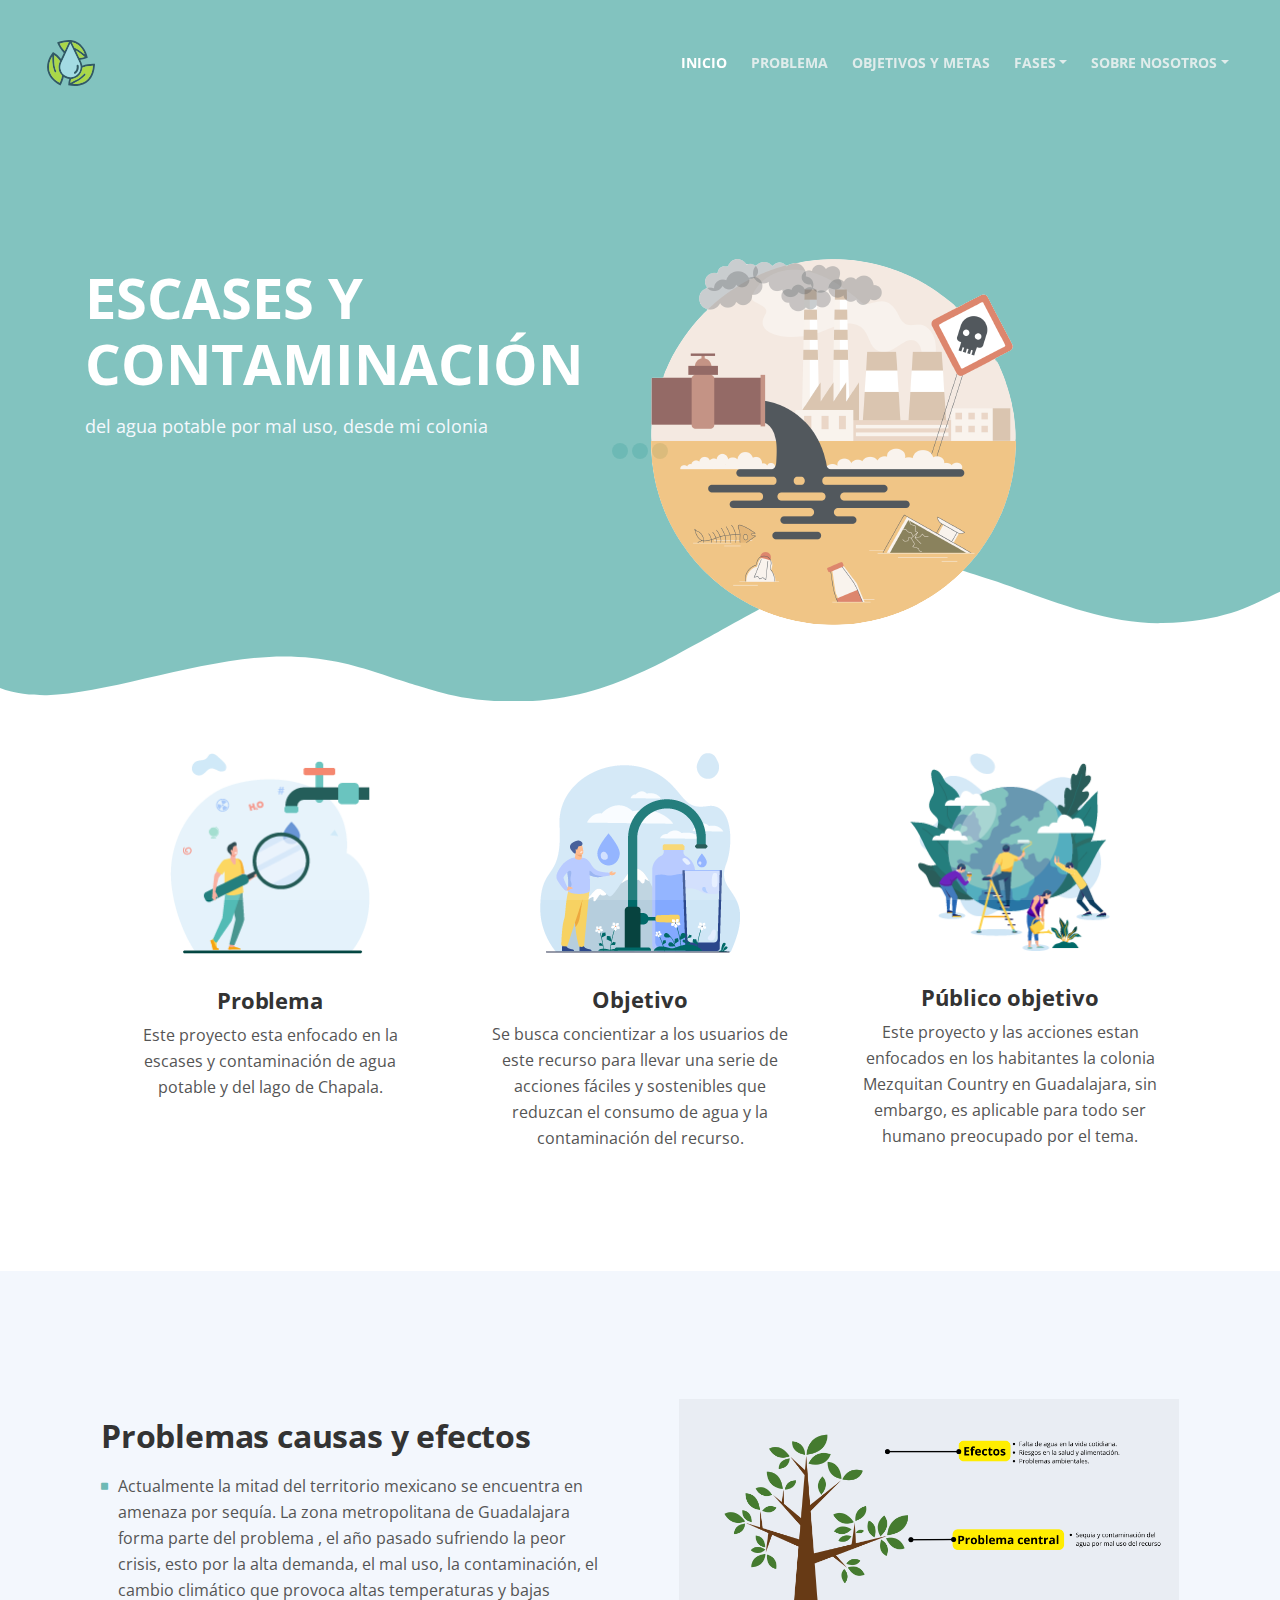
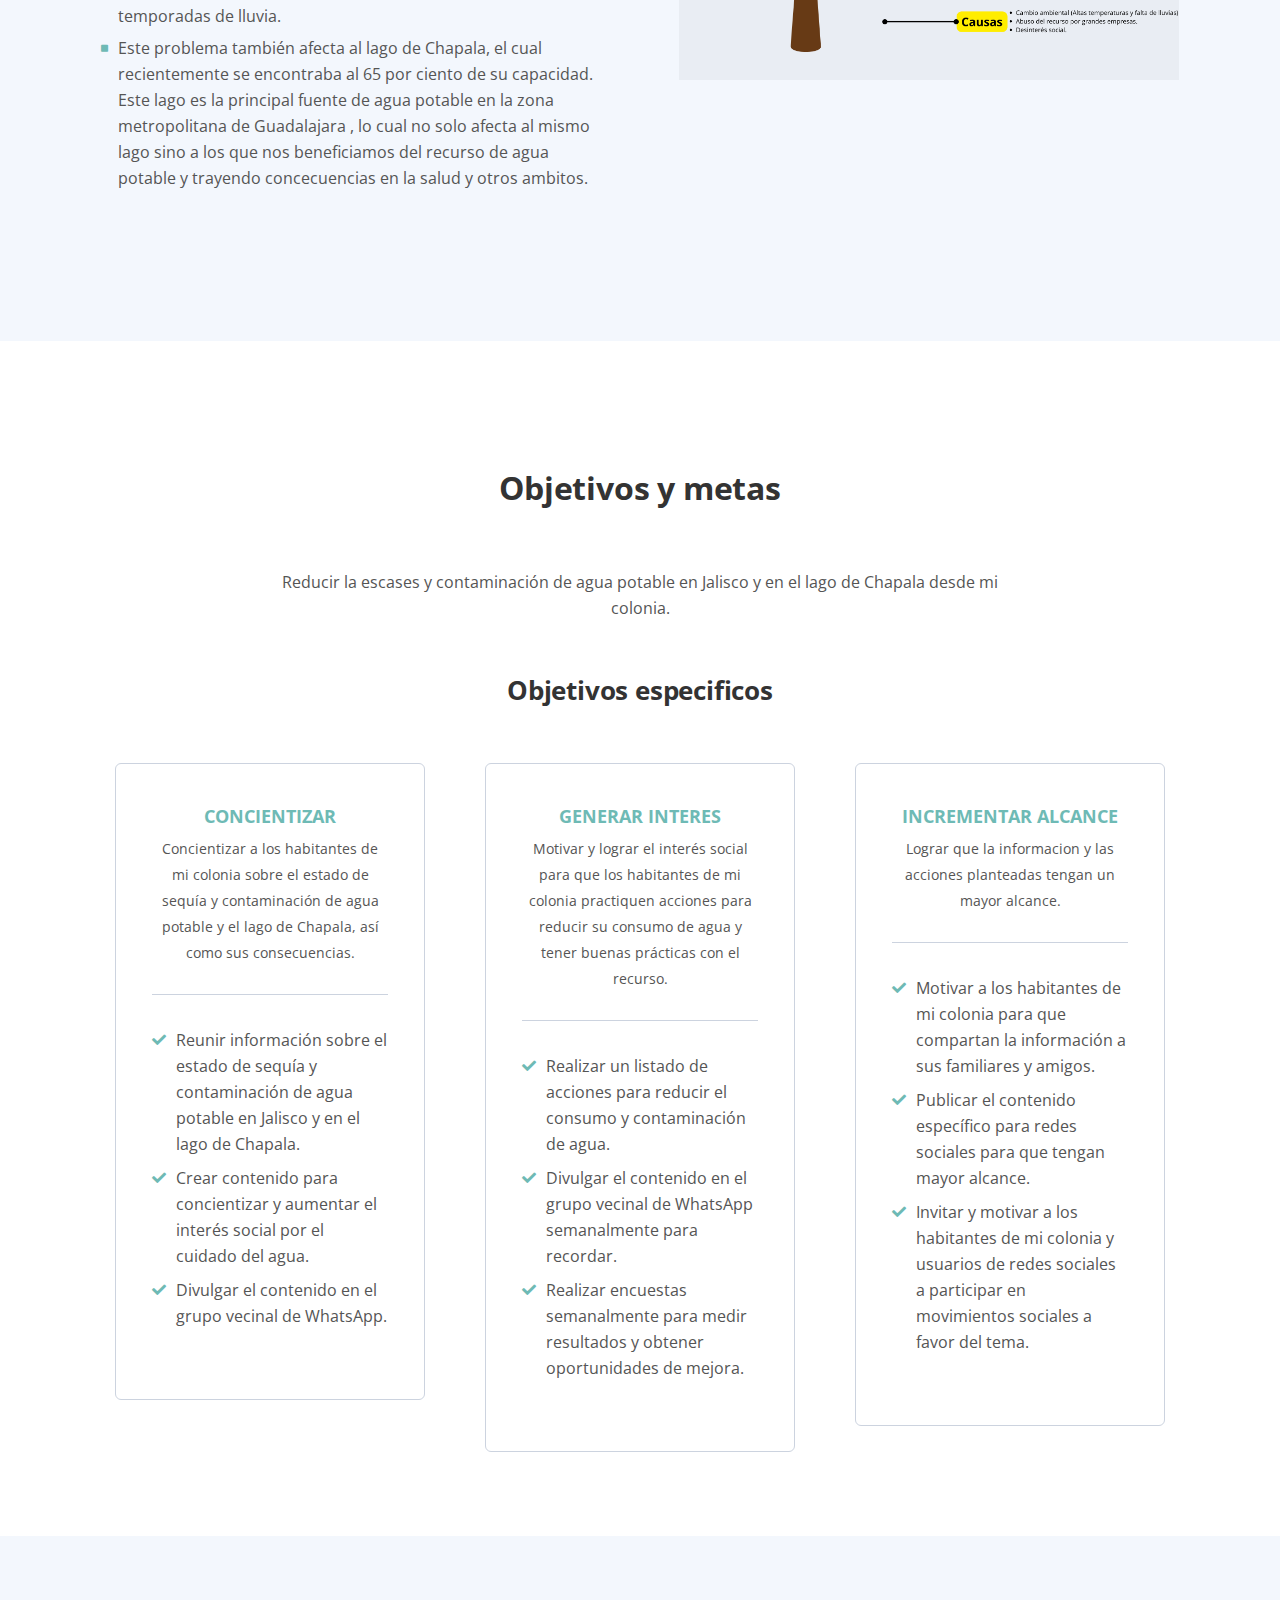
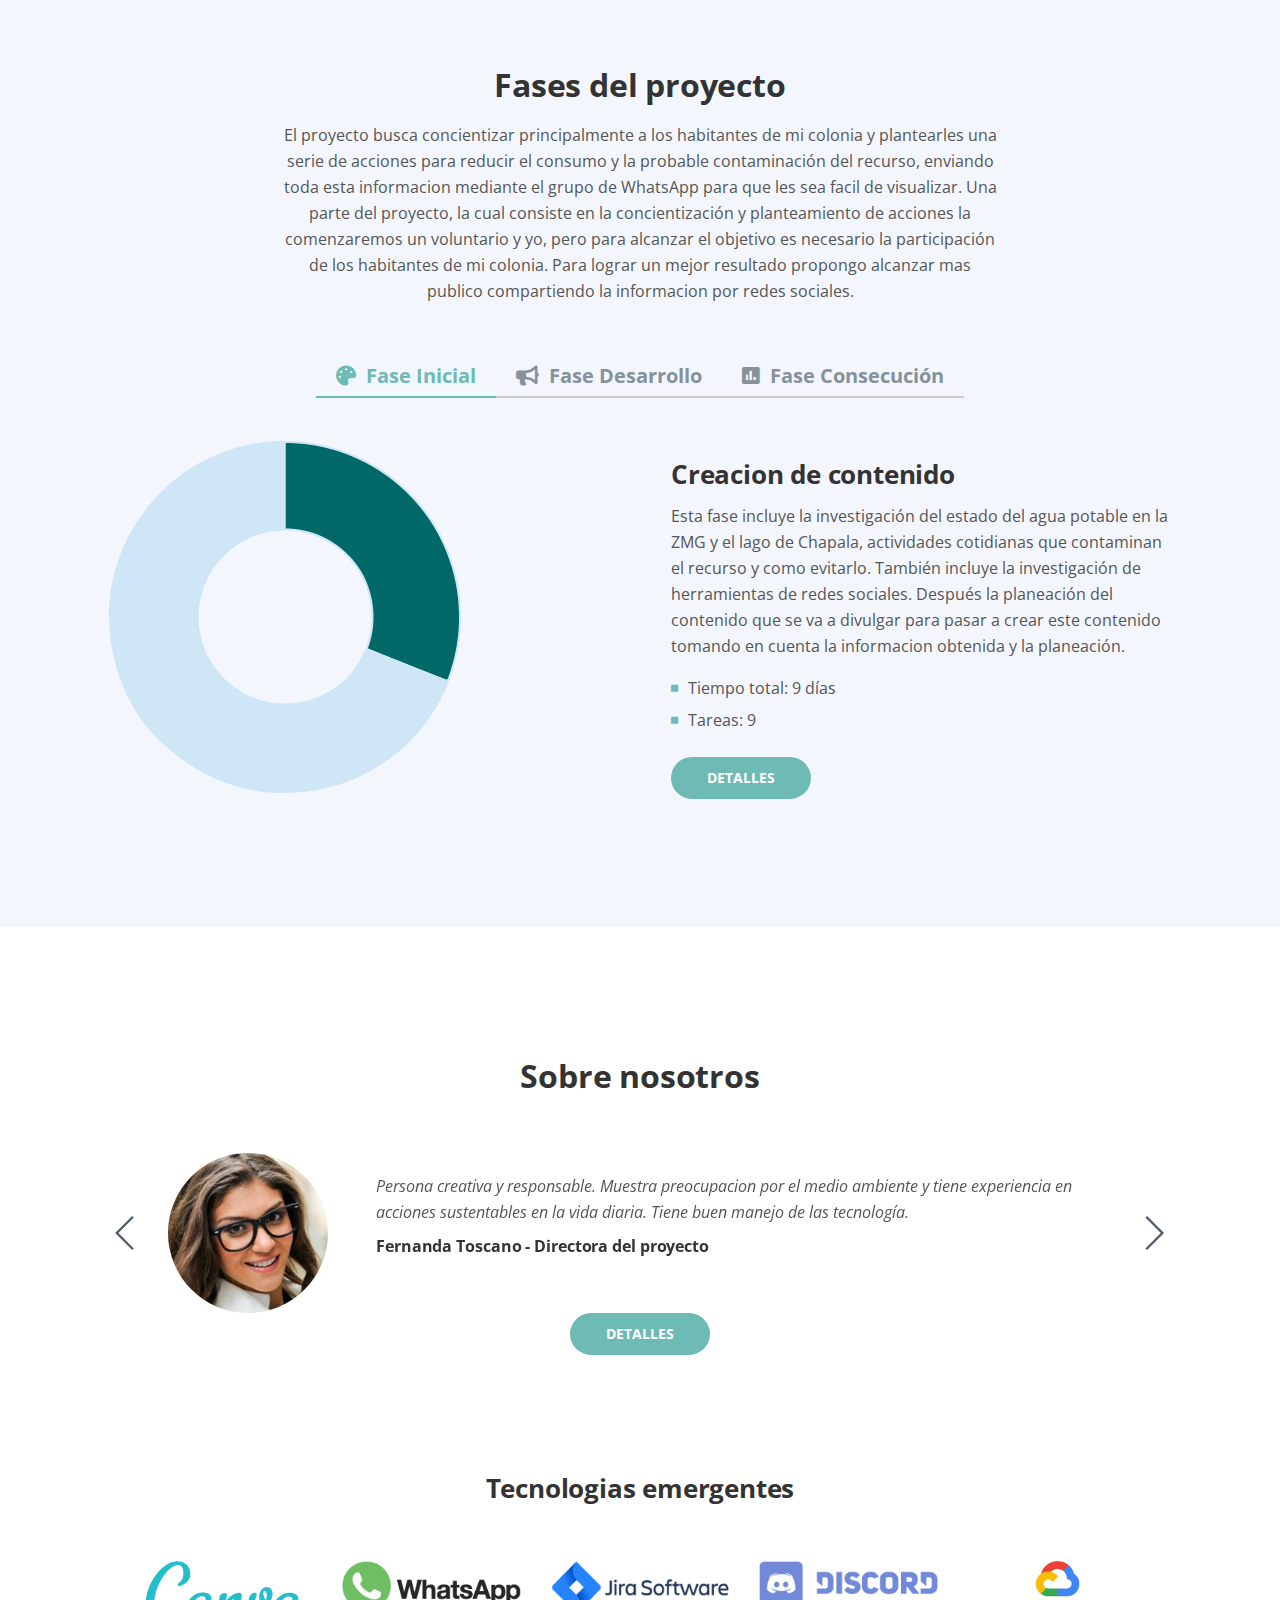
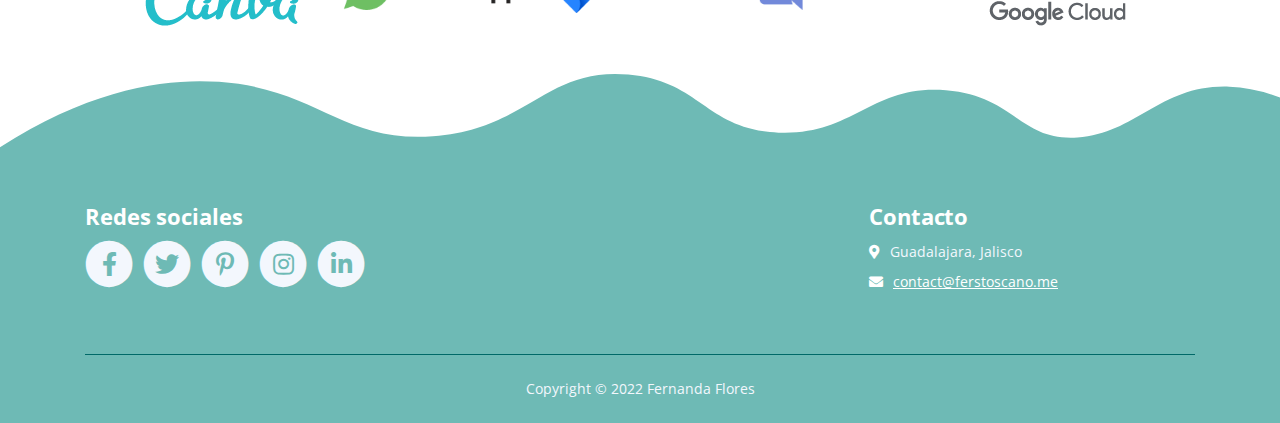
<file: index.html>
<!DOCTYPE html>
<html lang="en">

<head>
  <meta charset="utf-8">
  <meta name="viewport" content="width=device-width, initial-scale=1, shrink-to-fit=no">
  <title>Cuidado del Agua</title>

  <!-- Styles -->
  <link href="https://fonts.googleapis.com/css?family=Open+Sans:400,400i,700&display=swap&subset=latin-ext"
    rel="stylesheet">
  <link href="https://fonts.googleapis.com/css2?family=Kodchasan:wght@200;400;600&display=swap" rel="stylesheet">

  <link href="static/css/bootstrap.css" rel="stylesheet">
  <link href="static/css/fontawesome-all.css" rel="stylesheet">
  <link href="static/css/swiper.css" rel="stylesheet">
  <link href="static/css/magnific-popup.css" rel="stylesheet">
  <link href="static/css/styles.css" rel="stylesheet">

  <!-- Favicon  -->
  <link rel="icon" href="static/images/favicon.ico">
</head>

<body data-spy="scroll" data-target=".fixed-top">

  <!-- Preloader -->
  <div class="spinner-wrapper">
    <div class="spinner">
      <div class="bounce1"></div>
      <div class="bounce2"></div>
      <div class="bounce3"></div>
    </div>
  </div>
  <!-- end of preloader -->


  <!-- Navigation -->
  <nav class="navbar navbar-expand-lg navbar-dark navbar-custom fixed-top">
    <div class="container">
      <!-- <a class="navbar-brand logo-text" href="index.html"><img src="static/images/" alt=""> ESCASES Y CONTAMINACION</a> -->
      <a class="navbar-brand logo-image" href="index.html"><img src="static/images/logo.svg" alt="alternative"></a>


      <!-- Mobile Menu Toggle Button -->
      <button class="navbar-toggler" type="button" data-toggle="collapse" data-target="#navbarsExampleDefault"
        aria-controls="navbarsExampleDefault" aria-expanded="false" aria-label="Toggle navigation">
        <span class="navbar-toggler-awesome fas fa-bars"></span>
        <span class="navbar-toggler-awesome fas fa-times"></span>
      </button>
      <!-- end of mobile menu toggle button -->

      <div class="collapse navbar-collapse" id="navbarsExampleDefault">
        <ul class="navbar-nav ml-auto">
          <li class="nav-item">
            <a class="nav-link page-scroll" href="#header">INICIO<span class="sr-only">(current)</span></a>
          </li>
          <li class="nav-item">
            <a class="nav-link page-scroll" href="#problem">PROBLEMA</a>
          </li>

          <li class="nav-item">
            <a class="nav-link page-scroll" href="#goals">OBJETIVOS Y METAS</a>
          </li>

          <li class="nav-item dropdown">
            <a class="nav-link dropdown-toggle page-scroll" href="#stages" id="navbarDropdown" role="button"
              aria-haspopup="true" aria-expanded="false">FASES</a>
            <div class="dropdown-menu" aria-labelledby="navbarDropdown">
              <a class="dropdown-item popup-with-move-anim" href="#details-fase-1">
                <span class="item-text">INICIAL</span>
              </a>
              <div class="dropdown-items-divide-hr"></div>
              <a class="dropdown-item popup-with-move-anim" href="#details-fase-2">
                <span class="item-text">DESARROLLO</span>
              </a>
              <div class="dropdown-items-divide-hr"></div>
              <a class="dropdown-item popup-with-move-anim" href="#details-fase-3">
                <span class="item-text">CONSECUCION</span>
              </a>
              <div class="dropdown-items-divide-hr"></div>
              <a class="dropdown-item" href="planning.html"><span class="item-text">PLANEACION</span></a>
            </div>
          </li>

          <li class="nav-item dropdown">
            <a class="nav-link dropdown-toggle page-scroll" href="#about-us" id="navbarDropdown" role="button"
              aria-haspopup="true" aria-expanded="false">SOBRE NOSOTROS</a>
            <div class="dropdown-menu" aria-labelledby="navbarDropdown">
              <a class="dropdown-item popup-with-move-anim" href="#details-about-us">
                <span class="item-text">¿QUIENES SOMOS?</span>
              </a>
              <div class="dropdown-items-divide-hr"></div>
              <a class="dropdown-item" href="#technologies">
                <span class="item-text">TECNOLOGIAS</span>
              </a>
            </div>
          </li>

        </ul>
      </div>
    </div> <!-- end of container -->
  </nav> <!-- end of navbar -->
  <!-- end of navigation -->


  <!-- Header -->
  <header id="header" class="header">
    <div class="header-content">
      <div class="container">
        <div class="row">
          <div class="col-lg-6 col-xl-5">
            <div class="text-container">
              <h1>ESCASES Y CONTAMINACIÓN</h1>
              <p class="p-large">
                del agua potable por mal uso, desde mi colonia
              </p>
            </div> <!-- end of text-container -->
          </div> <!-- end of col -->
          <div class="col-lg-6 col-xl-7">
            <div class="image-container">
              <div class="img-wrapper">
                <img class="img-fluid" src="static/images/header-water.png" alt="alternative">
              </div> <!-- end of img-wrapper -->
            </div> <!-- end of image-container -->
          </div> <!-- end of col -->
        </div> <!-- end of row -->
      </div> <!-- end of container -->
    </div> <!-- end of header-content -->
  </header> <!-- end of header -->
  <svg class="header-frame" data-name="Layer 1" xmlns="http://www.w3.org/2000/svg" preserveAspectRatio="none"
    viewBox="0 0 1920 310">
    <defs>
      <style>
        .cls-1 {
          fill: #6EBAB5;
        }
      </style>
    </defs>
    <title>header-frame</title>
    <path class="cls-1"
      d="M0,283.054c22.75,12.98,53.1,15.2,70.635,14.808,92.115-2.077,238.3-79.9,354.895-79.938,59.97-.019,106.17,18.059,141.58,34,47.778,21.511,47.778,21.511,90,38.938,28.418,11.731,85.344,26.169,152.992,17.971,68.127-8.255,115.933-34.963,166.492-67.393,37.467-24.032,148.6-112.008,171.753-127.963,27.951-19.26,87.771-81.155,180.71-89.341,72.016-6.343,105.479,12.388,157.434,35.467,69.73,30.976,168.93,92.28,256.514,89.405,100.992-3.315,140.276-41.7,177-64.9V0.24H0V283.054Z" />
  </svg>
  <!-- end of header -->


  <!-- Description -->
  <div class="cards-1">
    <div class="container">
      <div class="row">
        <div class="col-lg-12">

          <!-- Card -->
          <div class="card">
            <div class="card-image">
              <img class="img-fluid" src="static/images/description-problem.png" alt="alternative">
            </div>
            <div class="card-body">
              <h4 class="card-title">Problema</h4>
              <p>
                Este proyecto esta enfocado en la escases y contaminación de agua potable y del lago de Chapala.
              </p>
            </div>
          </div>
          <!-- end of card -->

          <!-- Card -->
          <div class="card">
            <div class="card-image">
              <img class="img-fluid" src="static/images/description-objectives.png" alt="alternative">
            </div>
            <div class="card-body">
              <h4 class="card-title">Objetivo</h4>
              <p>
                Se busca concientizar a los usuarios de este recurso para llevar una serie de acciones fáciles y
                sostenibles que reduzcan el consumo de agua y la contaminación del recurso.
              </p>
            </div>
          </div>
          <!-- end of card -->

          <!-- Card -->
          <div class="card">
            <div class="card-image">
              <img class="img-fluid" src="static/images/description-audience.png" alt="Publico objetivo">
            </div>
            <div class="card-body">
              <h4 class="card-title">Público objetivo</h4>
              <p>
                Este proyecto y las acciones estan enfocados en los habitantes la colonia Mezquitan Country en
                Guadalajara, sin embargo, es aplicable para todo ser humano preocupado por el tema.
              </p>
            </div>
          </div>
          <!-- end of card -->

        </div> <!-- end of col -->
      </div> <!-- end of row -->
    </div> <!-- end of container -->
  </div> <!-- end of cards-1 -->
  <!-- end of description -->

  <!-- problem -->
  <div id="problem" class="basic-1">
    <div class="container">
      <div class="row">
        <div class="col-lg-6">
          <div class="text-container">
            <h2>Problemas causas y efectos</h2>
            <ul class="list-unstyled li-space-lg">
              <li class="media">
                <i class="fas fa-square"></i>
                <div class="media-body">
                  Actualmente la mitad del territorio mexicano se encuentra en amenaza por sequía. La zona metropolitana
                  de Guadalajara forma parte del problema , el año pasado sufriendo la peor crisis, esto por la alta
                  demanda, el mal uso, la contaminación, el cambio climático que provoca altas temperaturas y bajas
                  temporadas de lluvia.
                </div>
              </li>
              <li class="media">
                <i class="fas fa-square"></i>
                <div class="media-body">
                  Este problema también afecta al lago de Chapala, el cual recientemente se encontraba al 65 por ciento
                  de su capacidad. Este lago es la principal fuente de agua potable en la zona metropolitana de
                  Guadalajara , lo cual no solo afecta al mismo lago sino a los que nos beneficiamos del recurso de agua
                  potable y trayendo concecuencias en la salud y otros ambitos.
                </div>
              </li>
            </ul>
          </div> <!-- end of text-container -->
        </div> <!-- end of col -->
        <div class="col-lg-6">
          <div class="image-container">
            <img class="img-fluid" src="static/images/details.png" alt="alternative">
          </div> <!-- end of image-container -->
        </div> <!-- end of col -->
      </div> <!-- end of row -->
    </div> <!-- end of container -->
  </div> <!-- end of basic-1 -->
  <!-- end of problem -->


  <!-- goals -->
  <div id="goals" class="cards-2">
    <div class="container">
      <div class="row">
        <div class="col-lg-12">
          <h2 class="h2-heading">Objetivos y metas</h2>
          <p class="p-heading">
            Reducir la escases y contaminación de agua potable en Jalisco y en el lago de Chapala desde mi colonia.
          </p>
          <h3 class="h3-heading">Objetivos especificos</h3>
        </div> <!-- end of col -->
      </div> <!-- end of row -->
      <div class="row">
        <div class="col-lg-12">

          <!-- Card-->
          <div class="card">
            <div class="card-body">
              <div class="card-title">CONCIENTIZAR</div>
              <div class="frequency">
                Concientizar a los habitantes de mi colonia sobre el estado de sequía y contaminación de agua potable y
                el lago de Chapala, así como sus consecuencias.
              </div>

              <div class="divider"></div>

              <ul class="list-unstyled li-space-lg">
                <li class="media">
                  <i class="fas fa-check"></i>
                  <div class="media-body">Reunir información sobre el estado de sequía y contaminación de agua potable
                    en Jalisco y en el lago de Chapala.

                  </div>
                </li>
                <li class="media">
                  <i class="fas fa-check"></i>
                  <div class="media-body">Crear contenido para concientizar y aumentar el interés social por el cuidado
                    del agua.</div>
                </li>
                <li class="media">
                  <i class="fas fa-check"></i>
                  <div class="media-body">Divulgar el contenido en el grupo vecinal de WhatsApp.</div>
                </li>
              </ul>
            </div>
          </div> <!-- end of card -->
          <!-- end of card -->

          <!-- Card-->
          <div class="card">
            <div class="card-body">
              <div class="card-title">GENERAR INTERES</div>
              <div class="frequency">
                Motivar y lograr el interés social para que los habitantes de mi colonia practiquen acciones para
                reducir su consumo de agua y tener buenas prácticas con el recurso.
              </div>
              <div class="divider"></div>

              <ul class="list-unstyled li-space-lg">
                <li class="media">
                  <i class="fas fa-check"></i>
                  <div class="media-body">Realizar un listado de acciones para reducir el consumo y contaminación de
                    agua.</div>
                </li>
                <li class="media">
                  <i class="fas fa-check"></i>
                  <div class="media-body">Divulgar el contenido en el grupo vecinal de WhatsApp semanalmente para
                    recordar.</div>
                </li>
                <li class="media">
                  <i class="fas fa-check"></i>
                  <div class="media-body">Realizar encuestas semanalmente para medir resultados y obtener oportunidades
                    de mejora.</div>
                </li>
              </ul>

            </div>
          </div> <!-- end of card -->
          <!-- end of card -->

          <!-- Card-->
          <div class="card">
            <div class="card-body">
              <div class="card-title">INCREMENTAR ALCANCE</div>
              <div class="frequency">
                Lograr que la informacion y las acciones planteadas tengan un mayor alcance.
              </div>
              <div class="divider"></div>

              <ul class="list-unstyled li-space-lg">
                <li class="media">
                  <i class="fas fa-check"></i>
                  <div class="media-body">Motivar a los habitantes de mi colonia para que compartan la información a sus
                    familiares y amigos.</div>
                </li>
                <li class="media">
                  <i class="fas fa-check"></i>
                  <div class="media-body">Publicar el contenido específico para redes sociales para que tengan mayor
                    alcance.</div>
                </li>
                <li class="media">
                  <i class="fas fa-check"></i>
                  <div class="media-body">Invitar y motivar a los habitantes de mi colonia y usuarios de redes sociales
                    a participar en movimientos sociales a favor del tema.
                  </div>
                </li>
              </ul>

            </div>
          </div> <!-- end of card -->
          <!-- end of card -->

        </div> <!-- end of col -->
      </div> <!-- end of row -->
    </div> <!-- end of container -->
  </div> <!-- end of cards-2 -->
  <!-- end of goals -->



  <!-- Stages -->
  <div id="stages" class="basic-1 tabs">
    <div class="container">
      <div class="row">
        <div class="col-lg-12">
          <h2 class="h2-heading">Fases del proyecto</h2>
          <p class="p-heading">
            El proyecto busca concientizar principalmente a los habitantes de mi colonia y plantearles una serie de
            acciones para reducir el consumo y la probable contaminación del recurso, enviando toda esta informacion
            mediante el grupo de WhatsApp para que les sea facil de visualizar. Una parte del proyecto, la cual consiste
            en la concientización y planteamiento de acciones la comenzaremos un voluntario y yo, pero para alcanzar el
            objetivo es necesario la participación de los habitantes de mi colonia. Para lograr un mejor resultado
            propongo alcanzar mas publico compartiendo la informacion por redes sociales.
          </p>
        </div> <!-- end of col -->
      </div> <!-- end of row -->
      <div class="row">
        <div class="col-lg-12">

          <!-- Tabs Links -->
          <ul class="nav nav-tabs" id="argoTabs" role="tablist">
            <li class="nav-item">
              <a class="nav-link active" id="nav-tab-1" data-toggle="tab" href="#tab-1" role="tab" aria-controls="tab-1"
                aria-selected="true"><i class="fas fa-palette"></i>Fase Inicial</a>
            </li>
            <li class="nav-item">
              <a class="nav-link" id="nav-tab-2" data-toggle="tab" href="#tab-2" role="tab" aria-controls="tab-2"
                aria-selected="false"><i class="fas fa-bullhorn"></i>Fase Desarrollo</a>
            </li>
            <li class="nav-item">
              <a class="nav-link" id="nav-tab-3" data-toggle="tab" href="#tab-3" role="tab" aria-controls="tab-3"
                aria-selected="false"><i class="fas fa-poll"></i>Fase Consecución</a>
            </li>
          </ul>
          <!-- end of tabs links -->

          <!-- Tabs Content -->
          <div class="tab-content" id="argoTabsContent">

            <!-- Tab -->
            <div class="tab-pane fade show active" id="tab-1" role="tabpanel" aria-labelledby="tab-1">
              <div class="row">
                <div class="col-lg-6">
                  <div class="image-container">
                    <img class="img-fluid" src="static/images/chart-1.png" alt="Chart 1">
                  </div> <!-- end of image-container -->
                </div> <!-- end of col -->
                <div class="col-lg-6">
                  <div class="text-container">
                    <h3>Creacion de contenido</h3>
                    <p>
                      Esta fase incluye la investigación del estado del agua potable en la ZMG y el lago de Chapala,
                      actividades cotidianas que contaminan el recurso y como evitarlo. También incluye la investigación
                      de herramientas de redes sociales. Después la planeación del contenido que se va a divulgar para
                      pasar a crear este contenido tomando en cuenta la informacion obtenida y la planeación.
                    </p>
                    <ul class="list-unstyled li-space-lg">
                      <li class="media">
                        <i class="fas fa-square"></i>
                        <div class="media-body">Tiempo total: 9 días</div>
                      </li>
                      <li class="media">
                        <i class="fas fa-square"></i>
                        <div class="media-body">Tareas: 9</div>
                      </li>
                    </ul>
                    <a class="btn-solid-reg popup-with-move-anim" href="#details-fase-1">DETALLES</a>
                  </div> <!-- end of text-container -->
                </div> <!-- end of col -->
              </div> <!-- end of row -->
            </div> <!-- end of tab-pane -->
            <!-- end of tab -->

            <!-- Tab -->
            <div class="tab-pane fade" id="tab-2" role="tabpanel" aria-labelledby="tab-2">
              <div class="row">
                <div class="col-lg-6">
                  <div class="image-container">
                    <img class="img-fluid" src="static/images/chart-2.png" alt="alternative">
                  </div> <!-- end of image-container -->
                </div> <!-- end of col -->
                <div class="col-lg-6">
                  <div class="text-container">
                    <h3>Divulgación</h3>
                    <p>
                      Esta fase incluye la divulgación del contenido mediante el grupo vecinal de WhatsApp y redes
                      sociales, buscando despertar el interés al lector por el cuidado del agua y brindándole acciones y
                      soluciones sostenibles para lograrlo.
                    </p>
                    <ul class="list-unstyled li-space-lg">
                      <li class="media">
                        <i class="fas fa-square"></i>
                        <div class="media-body">Tiempo total: 3 días</div>
                      </li>
                      <li class="media">
                        <i class="fas fa-square"></i>
                        <div class="media-body">Tareas: 7</div>
                      </li>
                    </ul>
                    <a class="btn-solid-reg popup-with-move-anim" href="#details-fase-2">DETALLES</a>
                  </div> <!-- end of text-container -->
                </div> <!-- end of col -->
              </div> <!-- end of row -->
            </div> <!-- end of tab-pane -->
            <!-- end of tab -->

            <!-- Tab -->
            <div class="tab-pane fade" id="tab-3" role="tabpanel" aria-labelledby="tab-3">
              <div class="row">
                <div class="col-lg-6">
                  <div class="image-container">
                    <img class="img-fluid" src="static/images/chart-3.png" alt="alternative">
                  </div> <!-- end of image-container -->
                </div> <!-- end of col -->
                <div class="col-lg-6">
                  <div class="text-container">
                    <h3>Ejecución y seguimiento</h3>
                    <p>
                      En esta fase se llevarán a cabo las acciones propuestas para reducir el consumo y contaminación
                      del agua, es indispensable que la mayoria de los habitantes de mi colonia participen en esta fase
                      por lo cual se buscara que los participantes estén contentos con el proyecto, para esto se
                      implementaran encuestas para obtener resultados y oportunidades de mejora. Ademas darle
                      continuidad al proyecto con mas contenido y motivación.
                    </p>
                    <ul class="list-unstyled li-space-lg">
                      <li class="media">
                        <i class="fas fa-square"></i>
                        <div class="media-body">Tiempo total: 17 días</div>
                      </li>
                      <li class="media">
                        <i class="fas fa-square"></i>
                        <div class="media-body">Tareas: 7</div>
                      </li>
                    </ul>
                    <a class="btn-solid-reg popup-with-move-anim" href="#details-fase-3">DETALLES</a>
                  </div> <!-- end of text-container -->
                </div> <!-- end of col -->
              </div> <!-- end of row -->
            </div> <!-- end of tab-pane -->
            <!-- end of tab -->

          </div> <!-- end of tab content -->
          <!-- end of tabs content -->

        </div> <!-- end of col -->
      </div> <!-- end of row -->
    </div> <!-- end of container -->
  </div> <!-- end of tabs -->
  <!-- end of stages -->


  <!-- Details tabs -->
  <!-- Details fase-1 -->
  <div id="details-fase-1" class="lightbox-basic zoom-anim-dialog mfp-hide">
    <div class="container">
      <button title="Close (Esc)" type="button" class="mfp-close x-button">×</button>
      <img class="img-fluid" src="static/images/details-fase-1.svg" alt="alternative">
    </div> <!-- end of container -->
  </div> <!-- end of lightbox-basic -->
  <!-- end of details fase-1 -->

  <!-- Details fase-2 -->
  <div id="details-fase-2" class="lightbox-basic zoom-anim-dialog mfp-hide">
    <div class="container">
      <button title="Close (Esc)" type="button" class="mfp-close x-button">×</button>
      <img class="img-fluid" src="static/images/details-fase-2.svg" alt="alternative">
    </div> <!-- end of container -->
  </div> <!-- end of lightbox-basic -->
  <!-- end of details fase-2 -->

  <!-- Details fase-3 -->
  <div id="details-fase-3" class="lightbox-basic zoom-anim-dialog mfp-hide">
    <div class="container">
      <button title="Close (Esc)" type="button" class="mfp-close x-button">×</button>
      <img class="img-fluid" src="static/images/details-fase-3.svg" alt="alternative">
    </div> <!-- end of container -->
  </div> <!-- end of lightbox-basic -->
  <!-- end of details fase-3 -->
  <!-- end of details lightboxes -->

  <!-- About Us -->
  <div id="about-us" class="cards-1 slider-2 basic-1">
    <div class="container">
      <div class="row">
        <div class="col-lg-12">
          <h2 class="h2-heading">Sobre nosotros</h2>
        </div> <!-- end of col -->
      </div> <!-- end of row -->
      <div class="row">
        <div class="col-lg-12">

          <!-- Text Slider -->
          <div class="slider-container">
            <div class="swiper-container text-slider">
              <div class="swiper-wrapper">

                <!-- Slide -->
                <div class="swiper-slide">
                  <div class="image-wrapper">
                    <img class="img-fluid" src="static/images/about-chief.jpg" alt="Directora">
                  </div> <!-- end of image-wrapper -->
                  <div class="text-wrapper">
                    <div class="testimonial-text">
                      Persona creativa y responsable. Muestra preocupacion por el medio ambiente y tiene experiencia en
                      acciones sustentables en la vida diaria. Tiene buen manejo de las tecnología.
                    </div>
                    <div class="testimonial-author">Fernanda Toscano - Directora del proyecto</div>
                  </div> <!-- end of text-wrapper -->
                </div> <!-- end of swiper-slide -->
                <!-- end of slide -->

                <!-- Slide -->
                <div class="swiper-slide">
                  <div class="image-wrapper">
                    <img class="img-fluid" src="static/images/about-internal.jpg" alt="Voluntario">
                  </div> <!-- end of image-wrapper -->
                  <div class="text-wrapper">
                    <div class="testimonial-text">Persona con capacidad de liderazgo y responsable. Programador. Experto
                      en tecnología.</div>
                    <div class="testimonial-author">Alan Vazquez - Voluntario</div>
                  </div> <!-- end of text-wrapper -->
                </div> <!-- end of swiper-slide -->
                <!-- end of slide -->

                <!-- Slide -->
                <div class="swiper-slide">
                  <div class="image-wrapper">
                    <img class="img-fluid" src="static/images/about-participant.jpg" alt="Participante">
                  </div> <!-- end of image-wrapper -->
                  <div class="text-wrapper">
                    <div class="testimonial-text">Familias. Personas responsables. </div>
                    <div class="testimonial-author">Habitantes de la colonia - Participantes</div>
                  </div> <!-- end of text-wrapper -->
                </div> <!-- end of swiper-slide -->
                <!-- end of slide -->

              </div> <!-- end of swiper-wrapper -->

              <!-- Add Arrows -->
              <div class="swiper-button-next"></div>
              <div class="swiper-button-prev"></div>
              <!-- end of add arrows -->

            </div> <!-- end of swiper-container -->
          </div> <!-- end of slider-container -->
          <!-- end of text slider -->
          <a class="btn-solid-reg popup-with-move-anim" href="#details-about-us">DETALLES</a>

        </div> <!-- end of col -->
      </div> <!-- end of row -->
    </div> <!-- end of container -->
  </div> <!-- end of slider-2 -->
  <!-- end of about us -->

  <!-- Details org -->
  <div id="details-about-us" class="lightbox-basic zoom-anim-dialog mfp-hide">
    <div class="container">
      <button title="Close (Esc)" type="button" class="mfp-close x-button">×</button>
      <img class="img-fluid" src="static/images/details-org-chart.svg" alt="alternative">
    </div> <!-- end of container -->
  </div> <!-- end of lightbox-basic -->
  <!-- end of details or -->

  <!-- Technologies -->
  <div id="technologies" class="cards-1 slider-1">
    <div class="container">
      <div class="row">
        <div class="col-lg-12">
          <h3 class="h2-heading">Tecnologias emergentes</h3>
        </div> <!-- end of col -->
      </div> <!-- end of row -->
      <div class="row">
        <div class="col-lg-12">

          <!-- Image Slider -->
          <div class="slider-container">
            <div class="swiper-container image-slider">
              <div class="swiper-wrapper">
                <div class="swiper-slide">
                  <a class="popup-with-move-anim" href="#details-canva">
                    <img class="img-fluid" src="static/images/tech-canva.png" alt="Canva logo">
                  </a>
                </div>
                <div class="swiper-slide">
                  <a class="popup-with-move-anim" href="#details-whatsapp">
                    <img class="img-fluid" src="static/images/tech-whatsapp.png" alt="Whatsapp logo">
                  </a>
                </div>
                <div class="swiper-slide">
                  <a class="popup-with-move-anim" href="#details-jira">
                    <img class="img-fluid" src="static/images/tech-jira.png" alt="Jira logo">
                  </a>
                </div>
                <div class="swiper-slide">
                  <a class="popup-with-move-anim" href="#details-discord">
                    <img class="img-fluid" src="static/images/tech-discord.png" alt="Discord logo">
                  </a>
                </div>
                <div class="swiper-slide">
                  <a class="popup-with-move-anim" href="#details-gcloud">
                    <img class="img-fluid" src="static/images/tech-gcloud.png" alt="Google Cloud logo">
                  </a>
                </div>
                <div class="swiper-slide">
                  <a class="popup-with-move-anim" href="#details-freepik">
                    <img class="img-fluid" src="static/images/tech-freepik.png" alt="Freepik logo">
                  </a>
                </div>
              </div> <!-- end of swiper-wrapper -->
            </div> <!-- end of swiper container -->
          </div> <!-- end of slider-container -->
          <!-- end of image slider -->

        </div> <!-- end of col -->
      </div> <!-- end of row -->
    </div> <!-- end of container -->
  </div> <!-- end of slider-2 -->
  <!-- end of Technologies -->

  <!-- Details technologies -->
  <!-- Details canva -->
  <div id="details-canva" class="lightbox-basic zoom-anim-dialog mfp-hide">
    <div class="container">
      <div class="row">
        <button title="Close (Esc)" type="button" class="mfp-close x-button">×</button>
        <div class="col-lg-8">
          <div class="image-container">
            <img class="img-fluid" src="static/images/details-canva.png" alt="Details Canva">
          </div> <!-- end of image-container -->
        </div> <!-- end of col -->
        <div class="col-lg-4">
          <h3>Canva</h3>
          <hr>
          <h5>Herramienta de diseño simplificado </h5>
          <p>Esta aplicación me ayudara en la creación de contenido. </p>
          <ul class="list-unstyled li-space-lg">
            <li class="media">
              <i class="fas fa-check"></i>
              <div class="media-body">Tiene plantillas y tamaños preestablecidos para diferentes usos.</div>
            </li>
            <li class="media">
              <i class="fas fa-check"></i>
              <div class="media-body">Cuenta con una biblioteca de recursos dentro sus herramientas.</div>
            </li>
            <li class="media">
              <i class="fas fa-times"></i>
              <div class="media-body">Tiene elementos en los cuales tienes que pagar o suscribirte.</div>
            </li>
            <li class="media">
              <i class="fas fa-times"></i>
              <div class="media-body">No cuenta con una especialidad, así que al tener tantos elementos puedes
                distraerte. </div>
            </li>
          </ul>
          <a class="btn-outline-reg mfp-close as-button" href="#screenshots">ATRAS</a>
        </div> <!-- end of col -->
      </div> <!-- end of row -->
    </div> <!-- end of container -->
  </div> <!-- end of lightbox-basic -->
  <!-- end of details canva -->

  <!-- Details whatsapp -->
  <div id="details-whatsapp" class="lightbox-basic zoom-anim-dialog mfp-hide">
    <div class="container">
      <div class="row">
        <button title="Close (Esc)" type="button" class="mfp-close x-button">×</button>
        <div class="col-lg-8">
          <div class="image-container">
            <img class="img-fluid" src="static/images/details-whatsapp.png" alt="Details WhatsApp">
          </div> <!-- end of image-container -->
        </div> <!-- end of col -->
        <div class="col-lg-4">
          <h3>Whatsapp</h3>
          <hr>
          <h5>Aplicación de mensajería en tiempo real.</h5>
          <p>Esta aplicación me será útil en la fase de consecución. Mediante esta aplicación me comunicare con los
            habitantes de mi colonia, donde les enviare el contenido de concientización y encuestas.</p>
          <ul class="list-unstyled li-space-lg">
            <li class="media">
              <i class="fas fa-check"></i>
              <div class="media-body">Permite tener grupos con varios usuarios. </div>
            </li>
            <li class="media">
              <i class="fas fa-check"></i>
              <div class="media-body">Permite enviar contenido de diferentes tipos de archivos como audios, imágenes,
                videos, documentos y enlaces. </div>
            </li>
            <li class="media">
              <i class="fas fa-times"></i>
              <div class="media-body">Le quita formalidad.</div>
            </li>
            <li class="media">
              <i class="fas fa-times"></i>
              <div class="media-body">No todos los habitantes cuentan con esta aplicación.</div>
            </li>
          </ul>
          <a class="btn-outline-reg mfp-close as-button" href="#screenshots">ATRAS</a>
        </div> <!-- end of col -->
      </div> <!-- end of row -->
    </div> <!-- end of container -->
  </div> <!-- end of lightbox-basic -->
  <!-- end of details whatspp -->

  <!-- Details jira -->
  <div id="details-jira" class="lightbox-basic zoom-anim-dialog mfp-hide">
    <div class="container">
      <div class="row">
        <button title="Close (Esc)" type="button" class="mfp-close x-button">×</button>
        <div class="col-lg-8">
          <div class="image-container">
            <img class="img-fluid" src="static/images/details-jira.png" alt="Details Jira">
          </div> <!-- end of image-container -->
        </div> <!-- end of col -->
        <div class="col-lg-4">
          <h3>Jira</h3>
          <hr>
          <h5>Gestion de proyectos / tareas</h5>
          <p>Jira Software proporciona tableros de scrum y kanban listos para usar.</p>
          <p>
            Puede configurarse para adaptarse a cualquier tipo de proyecto. Los equipos pueden comenzar con una
            plantilla de proyecto o crear su propio flujo de trabajo personalizado.
          </p>
          <ul class="list-unstyled li-space-lg">
            <li class="media">
              <i class="fas fa-check"></i>
              <div class="media-body">Reportes automáticos.</div>
            </li>
            <li class="media">
              <i class="fas fa-check"></i>
              <div class="media-body">Versión gratis es bastante completa.</div>
            </li>
            <li class="media">
              <i class="fas fa-times"></i>
              <div class="media-body">Más de 10 integrantes necesitas la versión de paga.</div>
            </li>
            <li class="media">
              <i class="fas fa-times"></i>
              <div class="media-body">Curva de aprendizaje un poco alta para novatos.</div>
            </li>
          </ul>
          <a class="btn-outline-reg mfp-close as-button" href="#screenshots">ATRAS</a>
        </div> <!-- end of col -->
      </div> <!-- end of row -->
    </div> <!-- end of container -->
  </div> <!-- end of lightbox-basic -->
  <!-- end of details jira -->

  <!-- Details discord -->
  <div id="details-discord" class="lightbox-basic zoom-anim-dialog mfp-hide">
    <div class="container">
      <div class="row">
        <button title="Close (Esc)" type="button" class="mfp-close x-button">×</button>
        <div class="col-lg-8">
          <div class="image-container">
            <img class="img-fluid" src="static/images/details-discord.png" alt="Details Discord">
          </div> <!-- end of image-container -->
        </div> <!-- end of col -->
        <div class="col-lg-4">
          <h3>Discord</h3>
          <hr>
          <h5>Discord es una aplicación de chat con canales de voz perfecto para comunicacion rapida y efectiva</h5>
          <p>

          </p>
          <ul class="list-unstyled li-space-lg">
            <li class="media">
              <i class="fas fa-check"></i>
              <div class="media-body">No tiene límite de usuarios</div>
            </li>
            <li class="media">
              <i class="fas fa-check"></i>
              <div class="media-body">Canales de voz fijos.</div>
            </li>
            <li class="media">
              <i class="fas fa-times"></i>
              <div class="media-body">Algunas caracteristicas son de pago.</div>
            </li>
            <li class="media">
              <i class="fas fa-times"></i>
              <div class="media-body">Puede que tenga demasiadas caracteristicas para equipos pequeños</div>
            </li>
          </ul>
          <a class="btn-outline-reg mfp-close as-button" href="#screenshots">ATRAS</a>
        </div> <!-- end of col -->
      </div> <!-- end of row -->
    </div> <!-- end of container -->
  </div> <!-- end of lightbox-basic -->
  <!-- end of details discord -->

  <!-- Details gcloud -->
  <div id="details-gcloud" class="lightbox-basic zoom-anim-dialog mfp-hide">
    <div class="container">
      <div class="row">
        <button title="Close (Esc)" type="button" class="mfp-close x-button">×</button>
        <div class="col-lg-8">
          <div class="image-container">
            <img class="img-fluid" src="static/images/details-gcloud.png" alt="Details Google Cloud">
          </div> <!-- end of image-container -->
        </div> <!-- end of col -->
        <div class="col-lg-4">
          <h3>Google Cloud</h3>
          <hr>
          <h5>Infraestructura en la nube</h5>
          <p>Infraestructura necesaria para entregar los servicios del proyecto (Como esta pagina)</p>
          <ul class="list-unstyled li-space-lg">
            <li class="media">
              <i class="fas fa-check"></i>
              <div class="media-body">Pago por uso. Solo pagas los recursos que consumes</div>
            </li>
            <li class="media">
              <i class="fas fa-check"></i>
              <div class="media-body">Muchos servicios tienen una capa gratuita con recursos limitados pero suficientes.
              </div>
            </li>
            <li class="media">
              <i class="fas fa-check"></i>
              <div class="media-body">Escalabilidad. Si en algun punto se necesitan mas recursos como almacenamiento es
                muy facil incrementar los recursos.</div>
            </li>
            <li class="media">
              <i class="fas fa-times"></i>
              <div class="media-body">Cierto nivel tecnico para su uso.</div>
            </li>
            <li class="media">
              <i class="fas fa-times"></i>
              <div class="media-body">Para algunos servicios puedes encontrar aplicaciones administradas.</div>
            </li>
          </ul>
          <a class="btn-outline-reg mfp-close as-button" href="#screenshots">ATRAS</a>
        </div> <!-- end of col -->
      </div> <!-- end of row -->
    </div> <!-- end of container -->
  </div> <!-- end of lightbox-basic -->
  <!-- end of details gcloud -->

  <!-- Details freepik -->
  <div id="details-freepik" class="lightbox-basic zoom-anim-dialog mfp-hide">
    <div class="container">
      <div class="row">
        <button title="Close (Esc)" type="button" class="mfp-close x-button">×</button>
        <div class="col-lg-8">
          <div class="image-container">
            <img class="img-fluid" src="static/images/details-freepik.png" alt="Details Freepik">
          </div> <!-- end of image-container -->
        </div> <!-- end of col -->
        <div class="col-lg-4">
          <h3>Freepik</h3>
          <hr>
          <h5>Banco de recursos multimedia como fotos, vectores e iconos de alta calidad.</h5>
          <p>Esta aplicación me permitirá conseguir recursos gráficos para integrar a mis archivos.</p>
          <ul class="list-unstyled li-space-lg">
            <li class="media">
              <i class="fas fa-check"></i>
              <div class="media-body">Permite descargar recursos originales para hacer que mi informacion sea más
                estética.</div>
            </li>
            <li class="media">
              <i class="fas fa-check"></i>
              <div class="media-body">Gracias al uso de vectores puedo editar estos recursos para usarlos a mi gusto.
              </div>
            </li>
            <li class="media">
              <i class="fas fa-times"></i>
              <div class="media-body">El contenido es limitado ya que algunos recursos requieren de una suscripción.
              </div>
            </li>
            <li class="media">
              <i class="fas fa-times"></i>
              <div class="media-body">La versión gratuita tiene un límite de imágenes para descargar.</div>
            </li>
          </ul>
          <a class="btn-outline-reg mfp-close as-button" href="#screenshots">ATRAS</a>
        </div> <!-- end of col -->
      </div> <!-- end of row -->
    </div> <!-- end of container -->
  </div> <!-- end of lightbox-basic -->
  <!-- end of details freepik -->


  <!-- Footer -->
  <svg class="footer-frame" data-name="Layer 2" xmlns="http://www.w3.org/2000/svg" preserveAspectRatio="none"
    viewBox="0 0 1920 79">
    <defs>
      <style>
        .cls-2 {
          fill: #6EBAB5;
        }
      </style>
    </defs>
    <title>footer-frame</title>
    <path class="cls-2"
      d="M0,72.427C143,12.138,255.5,4.577,328.644,7.943c147.721,6.8,183.881,60.242,320.83,53.737,143-6.793,167.826-68.128,293-60.9,109.095,6.3,115.68,54.364,225.251,57.319,113.58,3.064,138.8-47.711,251.189-41.8,104.012,5.474,109.713,50.4,197.369,46.572,89.549-3.91,124.375-52.563,227.622-50.155A338.646,338.646,0,0,1,1920,23.467V79.75H0V72.427Z"
      transform="translate(0 -0.188)" />
  </svg>
  <div class="footer">
    <div class="container">
      <div class="row">
        <div class="col-md-4">
          <div class="footer-col first">
            <h4>Redes sociales</h4>
            <ul class="list-unstyled li-space-lg p-small">
              <div class="icon-container">
                <li class="fa-stack">
                  <a href="#your-link">
                    <i class="fas fa-circle fa-stack-2x"></i> <i class="fab fa-facebook-f fa-stack-1x"></i>
                  </a>
                </li>
                <li class="fa-stack">
                  <a href="#your-link">
                    <i class="fas fa-circle fa-stack-2x"></i> <i class="fab fa-twitter fa-stack-1x"></i>
                  </a>
                </li>
                <li class="fa-stack">
                  <a href="#your-link">
                    <i class="fas fa-circle fa-stack-2x"></i> <i class="fab fa-pinterest-p fa-stack-1x"></i>
                  </a>
                </li>
                <li class="fa-stack">
                  <a href="#your-link">
                    <i class="fas fa-circle fa-stack-2x"></i> <i class="fab fa-instagram fa-stack-1x"></i>
                  </a>
                </li>
                <li class="fa-stack">
                  <a href="#your-link">
                    <i class="fas fa-circle fa-stack-2x"></i> <i class="fab fa-linkedin-in fa-stack-1x"></i>
                  </a>
                </li>
              </div> <!-- end of col -->
            </ul>
          </div>
        </div> <!-- end of col -->

        <div class="col-md-4">
          <div class="footer-col middle">
          </div>
        </div> <!-- end of col -->

        <div class="col-md-4">
          <div class="footer-col last">
            <h4>Contacto</h4>
            <ul class="list-unstyled li-space-lg p-small">
              <li class="media">
                <i class="fas fa-map-marker-alt"></i>
                <div class="media-body">Guadalajara, Jalisco</div>
              </li>
              <li class="media">
                <i class="fas fa-envelope"></i>
                <div class="media-body">
                  <a class="white" href="mailto:contact@ferstoscano.com">contact@ferstoscano.me</a>
                </div>
              </li>
            </ul>
          </div>
        </div> <!-- end of col -->

      </div> <!-- end of row -->
    </div> <!-- end of container -->
  </div> <!-- end of footer -->
  <!-- end of footer -->


  <!-- Copyright -->
  <div class="copyright">
    <div class="container">
      <div class="row">
        <div class="col-lg-12">
          <p class="p-small">Copyright © 2022 Fernanda Flores</p>
        </div> <!-- end of col -->
      </div> <!-- enf of row -->
    </div> <!-- end of container -->
  </div> <!-- end of copyright -->
  <!-- end of copyright -->


  <!-- Scripts -->
  <script src="static/js/jquery.min.js"></script> <!-- jQuery for Bootstrap's JavaScript plugins -->
  <script src="static/js/popper.min.js"></script> <!-- Popper tooltip library for Bootstrap -->
  <script src="static/js/bootstrap.min.js"></script> <!-- Bootstrap framework -->
  <script src="static/js/jquery.easing.min.js"></script> <!-- jQuery Easing for smooth scrolling between anchors -->
  <script src="static/js/swiper.min.js"></script> <!-- Swiper for image and text sliders -->
  <script src="static/js/jquery.magnific-popup.js"></script> <!-- Magnific Popup for lightboxes -->
  <script src="static/js/validator.min.js"></script> <!-- Validator.js - Bootstrap plugin that validates forms -->
  <script src="static/js/scripts.js"></script> <!-- Custom scripts -->
</body>

</html>
</file>
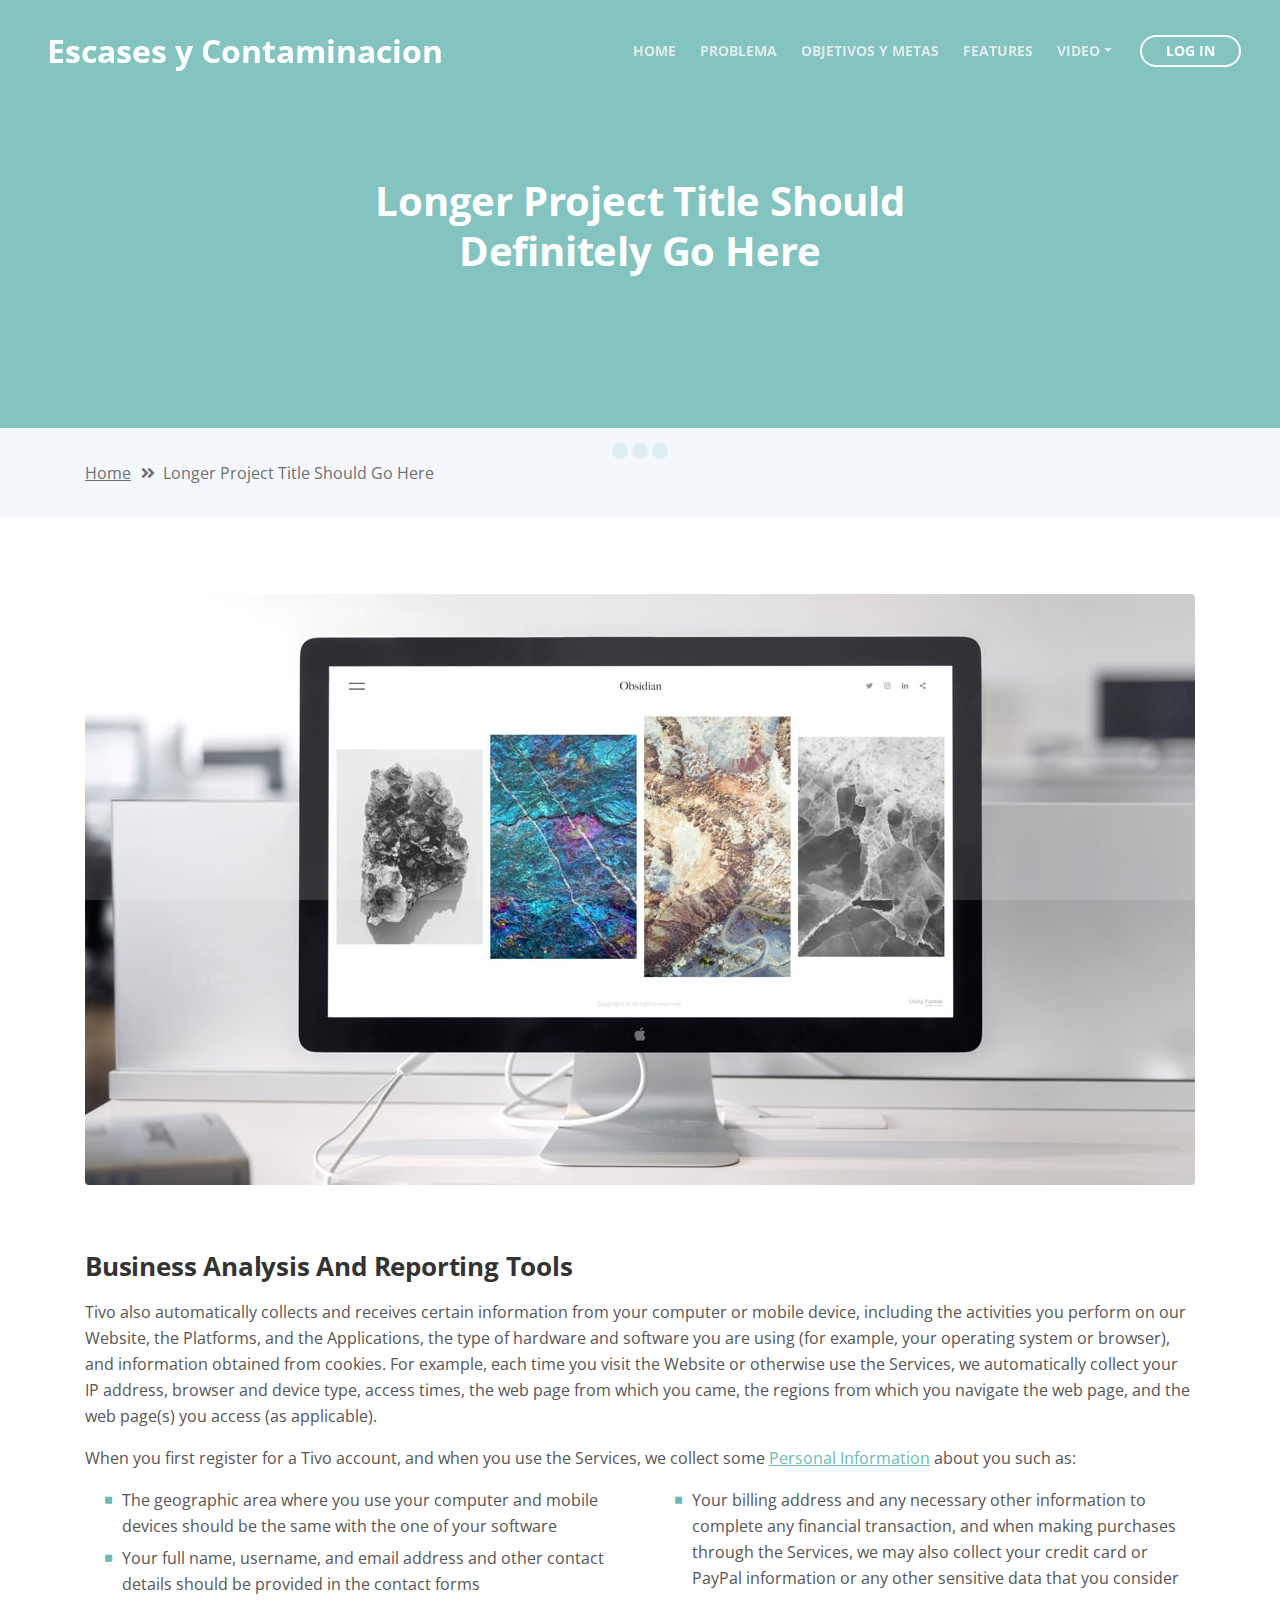
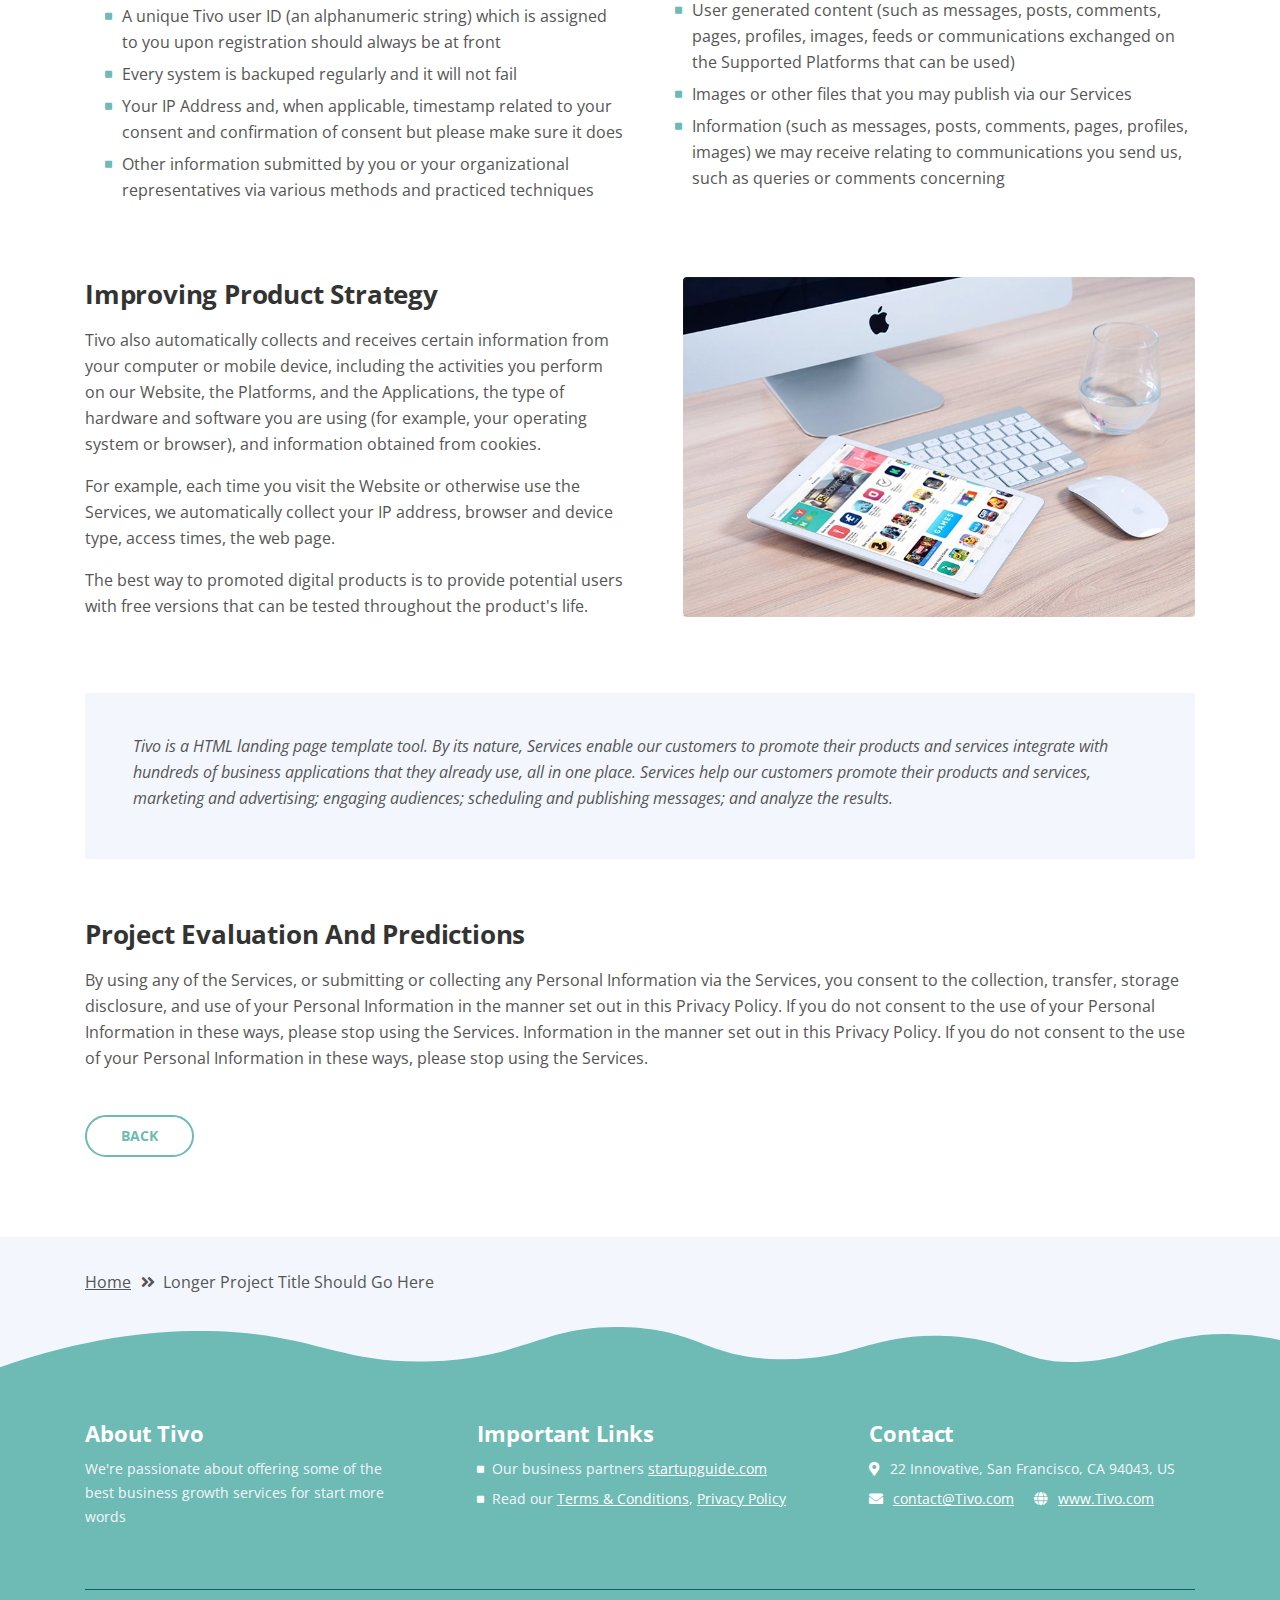
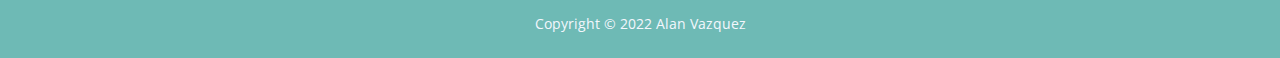
<file: article-details.html>
<!DOCTYPE html>
<html lang="en">

<head>
  <meta charset="utf-8">
  <meta name="viewport" content="width=device-width, initial-scale=1, shrink-to-fit=no">

  <title>Article Details - Tivo - SaaS App HTML Landing Page Template</title>

  <link href="https://fonts.googleapis.com/css?family=Open+Sans:400,400i,700&display=swap&subset=latin-ext"
    rel="stylesheet">
  <link href="static/css/bootstrap.css" rel="stylesheet">
  <link href="static/css/fontawesome-all.css" rel="stylesheet">
  <link href="static/css/swiper.css" rel="stylesheet">
  <link href="static/css/magnific-popup.css" rel="stylesheet">
  <link href="static/css/styles.css" rel="stylesheet">

  <link rel="icon" href="static/images/favicon.ico">
</head>

<body data-spy="scroll" data-target=".fixed-top">

  <!-- Preloader -->
  <div class="spinner-wrapper">
    <div class="spinner">
      <div class="bounce1"></div>
      <div class="bounce2"></div>
      <div class="bounce3"></div>
    </div>
  </div>
  <!-- end of preloader -->


  <!-- Navigation -->
  <nav class="navbar navbar-expand-lg navbar-dark navbar-custom fixed-top">
    <div class="container">
      <a class="navbar-brand logo-text" href="index.html">Escases y Contaminacion</a>

      <!-- Mobile Menu Toggle Button -->
      <button class="navbar-toggler" type="button" data-toggle="collapse" data-target="#navbarsExampleDefault"
        aria-controls="navbarsExampleDefault" aria-expanded="false" aria-label="Toggle navigation">
        <span class="navbar-toggler-awesome fas fa-bars"></span>
        <span class="navbar-toggler-awesome fas fa-times"></span>
      </button>
      <!-- end of mobile menu toggle button -->

      <div class="collapse navbar-collapse" id="navbarsExampleDefault">
        <ul class="navbar-nav ml-auto">
          <li class="nav-item">
            <a class="nav-link page-scroll" href="index.html#header">HOME <span class="sr-only">(current)</span></a>
          </li>
          <li class="nav-item">
            <a class="nav-link page-scroll" href="index.html#problem">PROBLEMA</a>
          </li>
          <li class="nav-item">
            <a class="nav-link page-scroll" href="index.html#goals">OBJETIVOS Y METAS</a>
          </li>
          <li class="nav-item">
            <a class="nav-link page-scroll" href="index.html#features">FEATURES</a>
          </li>

          <!-- Dropdown Menu -->
          <li class="nav-item dropdown">
            <a class="nav-link dropdown-toggle page-scroll" href="index.html#video" id="navbarDropdown" role="button"
              aria-haspopup="true" aria-expanded="false">VIDEO</a>
            <div class="dropdown-menu" aria-labelledby="navbarDropdown">
              <a class="dropdown-item" href="article-details.html"><span class="item-text">ARTICLE DETAILS</span></a>
              <div class="dropdown-items-divide-hr"></div>
              <a class="dropdown-item" href="terms-conditions.html"><span class="item-text">TERMS CONDITIONS</span></a>
              <div class="dropdown-items-divide-hr"></div>
              <a class="dropdown-item" href="privacy-policy.html"><span class="item-text">PRIVACY POLICY</span></a>
            </div>
          </li>
          <!-- end of dropdown menu -->

        </ul>
        <span class="nav-item">
          <a class="btn-outline-sm" href="log-in.html">LOG IN</a>
        </span>
      </div>
    </div> <!-- end of container -->
  </nav> <!-- end of navbar -->
  <!-- end of navigation -->


  <!-- Header -->
  <header id="header" class="ex-header">
    <div class="container">
      <div class="row">
        <div class="col-md-12">
          <h1>Longer Project Title Should Definitely Go Here</h1>
        </div> <!-- end of col -->
      </div> <!-- end of row -->
    </div> <!-- end of container -->
  </header> <!-- end of ex-header -->
  <!-- end of header -->


  <!-- Breadcrumbs -->
  <div class="ex-basic-1">
    <div class="container">
      <div class="row">
        <div class="col-lg-12">
          <div class="breadcrumbs">
            <a href="index.html">Home</a><i class="fa fa-angle-double-right"></i><span>Longer Project Title Should Go
              Here</span>
          </div> <!-- end of breadcrumbs -->
        </div> <!-- end of col -->
      </div> <!-- end of row -->
    </div> <!-- end of container -->
  </div> <!-- end of ex-basic-1 -->
  <!-- end of breadcrumbs -->


  <!-- Privacy Content -->
  <div class="ex-basic-2">
    <div class="container">
      <div class="row">
        <div class="col-lg-12">
          <div class="image-container-large">
            <img class="img-fluid" src="static/images/article-details-large.jpg" alt="alternative">
          </div> <!-- end of image-container-large -->
          <div class="text-container">
            <h3>Business Analysis And Reporting Tools</h3>
            <p>Tivo also automatically collects and receives certain information from your computer or mobile device,
              including the activities you perform on our Website, the Platforms, and the Applications, the type of
              hardware and software you are using (for example, your operating system or browser), and information
              obtained from cookies. For example, each time you visit the Website or otherwise use the Services, we
              automatically collect your IP address, browser and device type, access times, the web page from which you
              came, the regions from which you navigate the web page, and the web page(s) you access (as applicable).
            </p>
            <p>When you first register for a Tivo account, and when you use the Services, we collect some <a
                class="blue" href="#your-link">Personal Information</a> about you such as:</p>
            <div class="row">
              <div class="col-md-6">
                <ul class="list-unstyled li-space-lg indent">
                  <li class="media">
                    <i class="fas fa-square"></i>
                    <div class="media-body">The geographic area where you use your computer and mobile devices should be
                      the same with the one of your software</div>
                  </li>
                  <li class="media">
                    <i class="fas fa-square"></i>
                    <div class="media-body">Your full name, username, and email address and other contact details should
                      be provided in the contact forms</div>
                  </li>
                  <li class="media">
                    <i class="fas fa-square"></i>
                    <div class="media-body">A unique Tivo user ID (an alphanumeric string) which is assigned to you upon
                      registration should always be at front</div>
                  </li>
                  <li class="media">
                    <i class="fas fa-square"></i>
                    <div class="media-body">Every system is backuped regularly and it will not fail</div>
                  </li>
                  <li class="media">
                    <i class="fas fa-square"></i>
                    <div class="media-body">Your IP Address and, when applicable, timestamp related to your consent and
                      confirmation of consent but please make sure it does</div>
                  </li>
                  <li class="media">
                    <i class="fas fa-square"></i>
                    <div class="media-body">Other information submitted by you or your organizational representatives
                      via various methods and practiced techniques</div>
                  </li>
                </ul>
              </div> <!-- end of col -->

              <div class="col-md-6">
                <ul class="list-unstyled li-space-lg indent">
                  <li class="media">
                    <i class="fas fa-square"></i>
                    <div class="media-body">Your billing address and any necessary other information to complete any
                      financial transaction, and when making purchases through the Services, we may also collect your
                      credit card or PayPal information or any other sensitive data that you consider</div>
                  </li>
                  <li class="media">
                    <i class="fas fa-square"></i>
                    <div class="media-body">User generated content (such as messages, posts, comments, pages, profiles,
                      images, feeds or communications exchanged on the Supported Platforms that can be used)</div>
                  </li>
                  <li class="media">
                    <i class="fas fa-square"></i>
                    <div class="media-body">Images or other files that you may publish via our Services</div>
                  </li>
                  <li class="media">
                    <i class="fas fa-square"></i>
                    <div class="media-body">Information (such as messages, posts, comments, pages, profiles, images) we
                      may receive relating to communications you send us, such as queries or comments concerning</div>
                  </li>
                </ul>
              </div> <!-- end of col -->
            </div> <!-- end of row -->
          </div> <!-- end of text-container-->

          <div class="text-container">
            <div class="row">
              <div class="col-md-6">
                <h3>Improving Product Strategy</h3>
                <p>Tivo also automatically collects and receives certain information from your computer or mobile
                  device, including the activities you perform on our Website, the Platforms, and the Applications, the
                  type of hardware and software you are using (for example, your operating system or browser), and
                  information obtained from cookies.</p>
                <p>For example, each time you visit the Website or otherwise use the Services, we automatically collect
                  your IP address, browser and device type, access times, the web page.</p>
                <p>The best way to promoted digital products is to provide potential users with free versions that can
                  be tested throughout the product's life.</p>
              </div> <!-- end of col -->
              <div class="col-md-6">
                <div class="image-container-small">
                  <img class="img-fluid" src="static/images/article-details-small.jpg" alt="alternative">
                </div> <!-- end of image-container-small -->
              </div> <!-- end of col -->
            </div> <!-- end of row -->
          </div> <!-- end of text-container -->

          <div class="text-container dark">
            <p class="testimonial-text">Tivo is a HTML landing page template tool. By its nature, Services enable our
              customers to promote their products and services integrate with hundreds of business applications that
              they already use, all in one place. Services help our customers promote their products and services,
              marketing and advertising; engaging audiences; scheduling and publishing messages; and analyze the
              results.</p>
          </div> <!-- end of text container -->

          <div class="text-container last">
            <h3>Project Evaluation And Predictions</h3>
            <p>By using any of the Services, or submitting or collecting any Personal Information via the Services, you
              consent to the collection, transfer, storage disclosure, and use of your Personal Information in the
              manner set out in this Privacy Policy. If you do not consent to the use of your Personal Information in
              these ways, please stop using the Services. Information in the manner set out in this Privacy Policy. If
              you do not consent to the use of your Personal Information in these ways, please stop using the Services.
            </p>
          </div> <!-- end of text-container -->
          <a class="btn-outline-reg" href="index.html">BACK</a>
        </div> <!-- end of col-->
      </div> <!-- end of row -->
    </div> <!-- end of container -->
  </div> <!-- end of ex-basic-2 -->
  <!-- end of privacy content -->


  <!-- Breadcrumbs -->
  <div class="ex-basic-1">
    <div class="container">
      <div class="row">
        <div class="col-lg-12">
          <div class="breadcrumbs">
            <a href="index.html">Home</a><i class="fa fa-angle-double-right"></i><span>Longer Project Title Should Go
              Here</span>
          </div> <!-- end of breadcrumbs -->
        </div> <!-- end of col -->
      </div> <!-- end of row -->
    </div> <!-- end of container -->
  </div> <!-- end of ex-basic-1 -->
  <!-- end of breadcrumbs -->


  <!-- Footer -->
  <svg class="ex-footer-frame" data-name="Layer 2" xmlns="http://www.w3.org/2000/svg" preserveAspectRatio="none"
    viewBox="0 0 1920 79">
    <defs>
      <style>
        .cls-2 {
          fill: #6EBAB5;
        }
      </style>
    </defs>
    <title>footer-frame</title>
    <path class="cls-2"
      d="M0,72.427C143,12.138,255.5,4.577,328.644,7.943c147.721,6.8,183.881,60.242,320.83,53.737,143-6.793,167.826-68.128,293-60.9,109.095,6.3,115.68,54.364,225.251,57.319,113.58,3.064,138.8-47.711,251.189-41.8,104.012,5.474,109.713,50.4,197.369,46.572,89.549-3.91,124.375-52.563,227.622-50.155A338.646,338.646,0,0,1,1920,23.467V79.75H0V72.427Z"
      transform="translate(0 -0.188)" />
  </svg>
  <div class="footer">
    <div class="container">
      <div class="row">
        <div class="col-md-4">
          <div class="footer-col first">
            <h4>About Tivo</h4>
            <p class="p-small">We're passionate about offering some of the best business growth services for start more
              words</p>
          </div>
        </div> <!-- end of col -->
        <div class="col-md-4">
          <div class="footer-col middle">
            <h4>Important Links</h4>
            <ul class="list-unstyled li-space-lg p-small">
              <li class="media">
                <i class="fas fa-square"></i>
                <div class="media-body">Our business partners <a class="white" href="#your-link">startupguide.com</a>
                </div>
              </li>
              <li class="media">
                <i class="fas fa-square"></i>
                <div class="media-body">Read our <a class="white" href="terms-conditions.html">Terms & Conditions</a>,
                  <a class="white" href="privacy-policy.html">Privacy Policy</a>
                </div>
              </li>
            </ul>
          </div>
        </div> <!-- end of col -->
        <div class="col-md-4">
          <div class="footer-col last">
            <h4>Contact</h4>
            <ul class="list-unstyled li-space-lg p-small">
              <li class="media">
                <i class="fas fa-map-marker-alt"></i>
                <div class="media-body">22 Innovative, San Francisco, CA 94043, US</div>
              </li>
              <li class="media">
                <i class="fas fa-envelope"></i>
                <div class="media-body"><a class="white" href="mailto:contact@Tivo.com">contact@Tivo.com</a> <i
                    class="fas fa-globe"></i><a class="white" href="#your-link">www.Tivo.com</a></div>
              </li>
            </ul>
          </div>
        </div> <!-- end of col -->
      </div> <!-- end of row -->
    </div> <!-- end of container -->
  </div> <!-- end of footer -->
  <!-- end of footer -->


  <!-- Copyright -->
  <div class="copyright">
    <div class="container">
      <div class="row">
        <div class="col-lg-12">
          <p class="p-small">Copyright © 2022 Alan Vazquez</p>
        </div> <!-- end of col -->
      </div> <!-- enf of row -->
    </div> <!-- end of container -->
  </div> <!-- end of copyright -->
  <!-- end of copyright -->


  <!-- Scripts -->
  <script src="static/js/jquery.min.js"></script> <!-- jQuery for Bootstrap's JavaScript plugins -->
  <script src="static/js/popper.min.js"></script> <!-- Popper tooltip library for Bootstrap -->
  <script src="static/js/bootstrap.min.js"></script> <!-- Bootstrap framework -->
  <script src="static/js/jquery.easing.min.js"></script> <!-- jQuery Easing for smooth scrolling between anchors -->
  <script src="static/js/swiper.min.js"></script> <!-- Swiper for image and text sliders -->
  <script src="static/js/jquery.magnific-popup.js"></script> <!-- Magnific Popup for lightboxes -->
  <script src="static/js/validator.min.js"></script> <!-- Validator.js - Bootstrap plugin that validates forms -->
  <script src="static/js/scripts.js"></script> <!-- Custom scripts -->
</body>

</html>
</file>
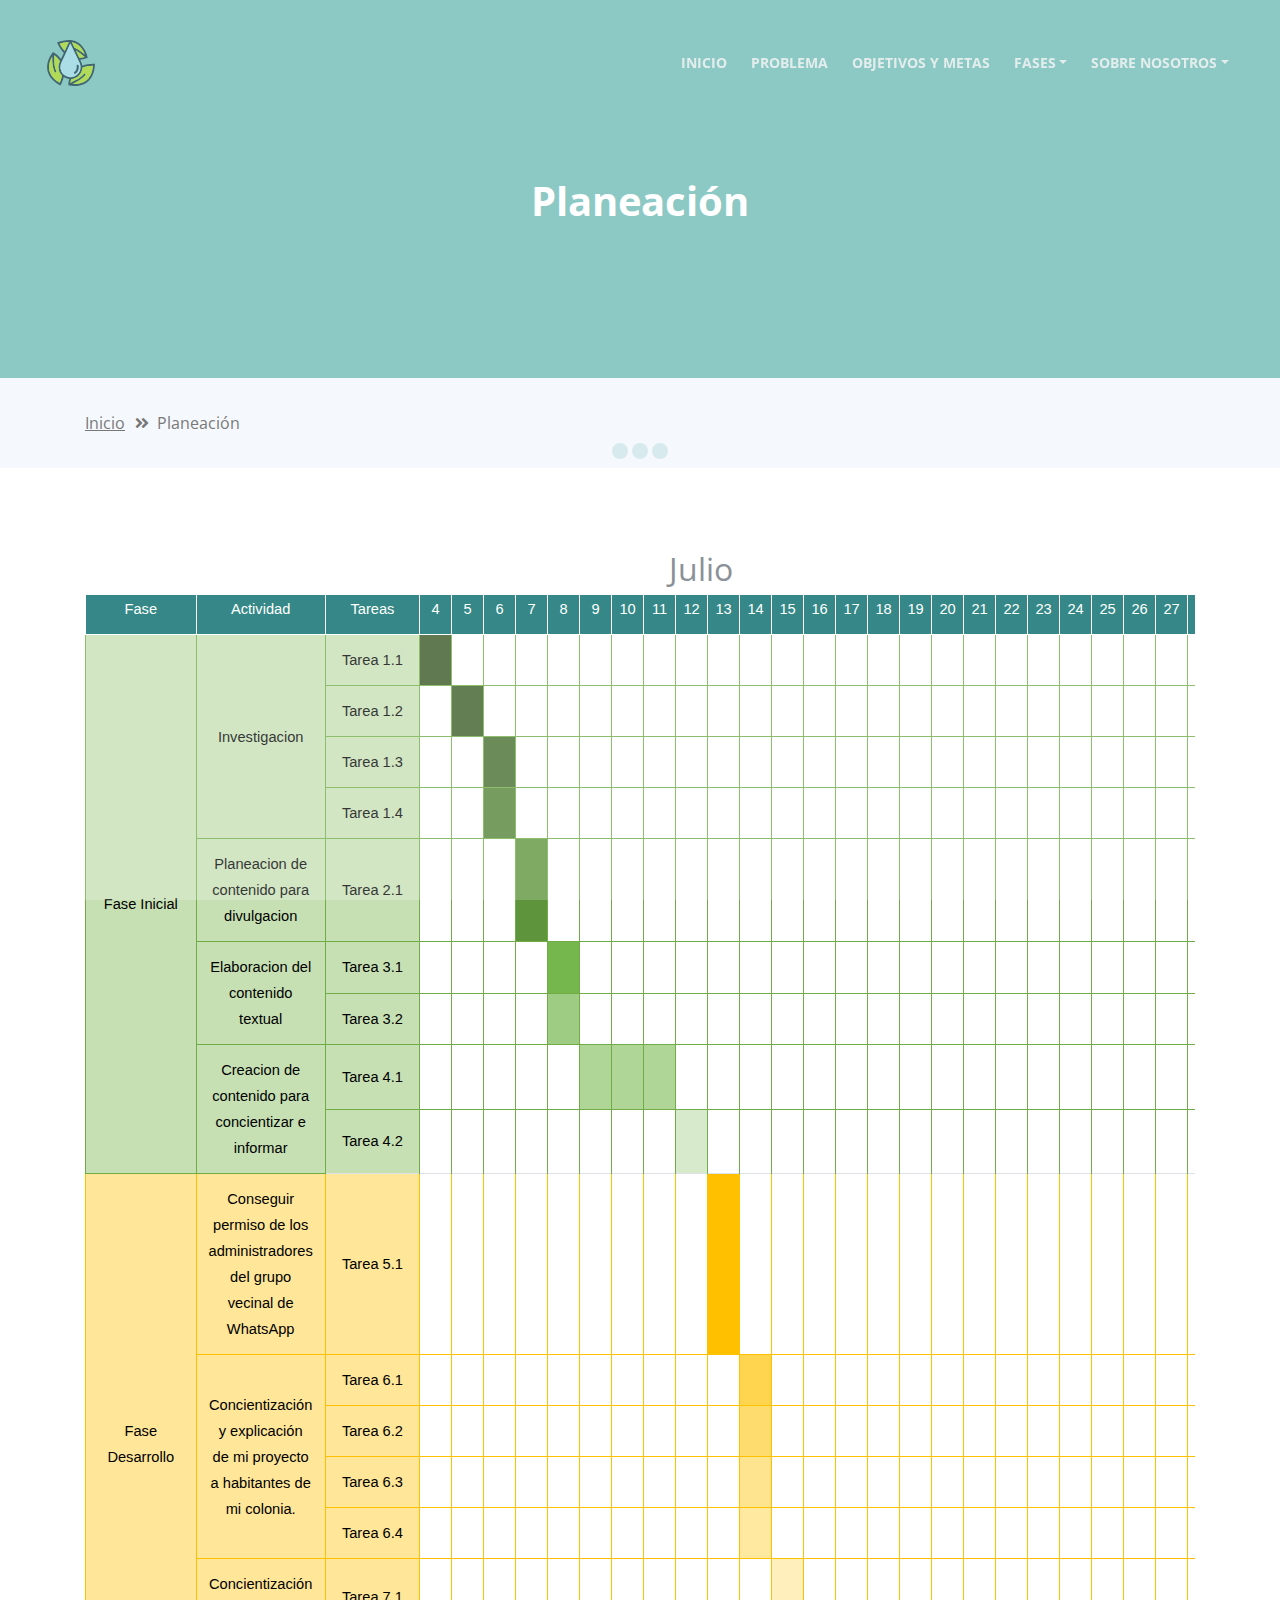
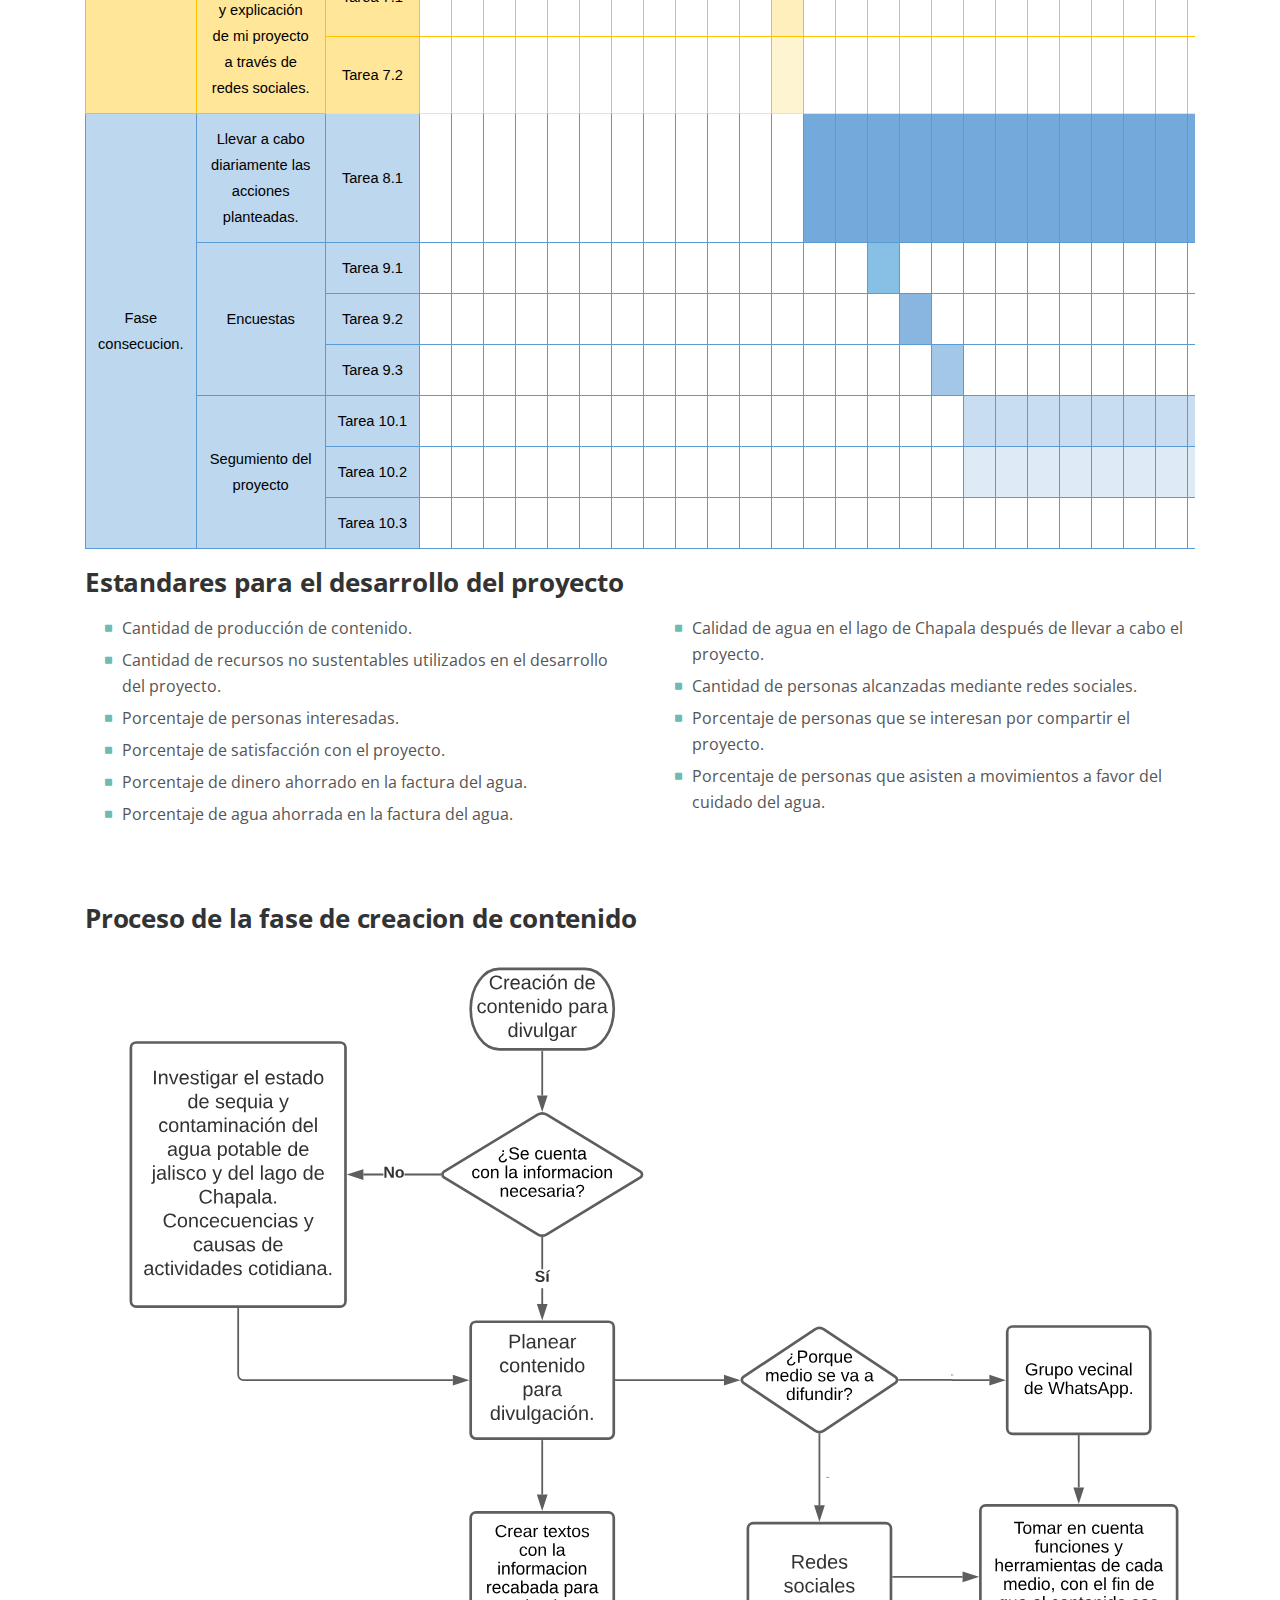
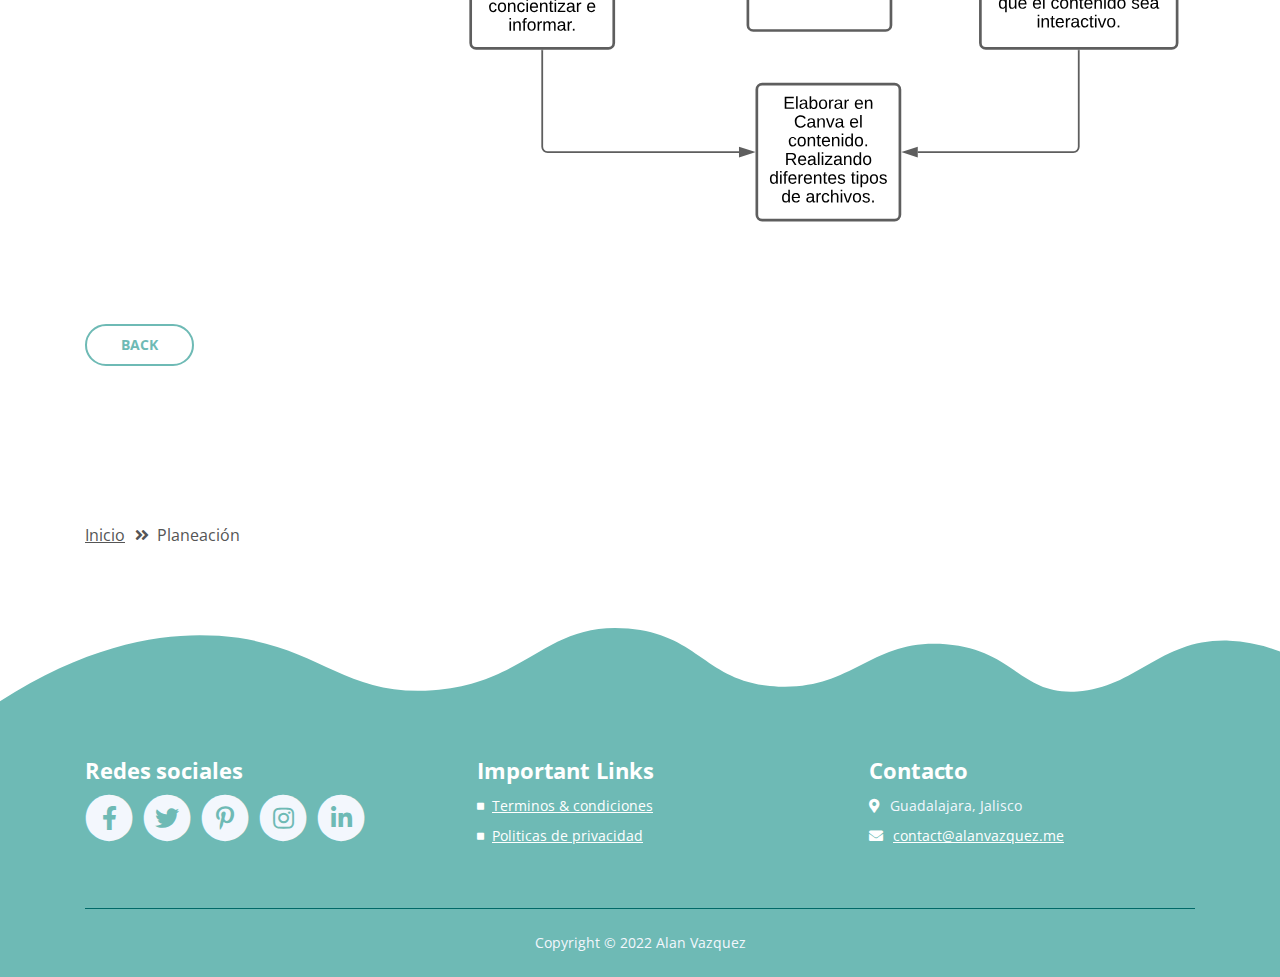
<file: planning.html>
<!DOCTYPE html>
<html lang="en">

<head>
  <meta charset="utf-8">
  <meta name="viewport" content="width=device-width, initial-scale=1, shrink-to-fit=no">

  <title>Cuidado del Agua | Planeación</title>

  <link href="https://fonts.googleapis.com/css?family=Open+Sans:400,400i,700&display=swap&subset=latin-ext"
    rel="stylesheet">
  <link href="static/css/bootstrap.css" rel="stylesheet">
  <link href="static/css/fontawesome-all.css" rel="stylesheet">
  <link href="static/css/swiper.css" rel="stylesheet">
  <link href="static/css/magnific-popup.css" rel="stylesheet">
  <link href="static/css/styles.css" rel="stylesheet">
  <link href="static/css/table.css" rel="stylesheet">

  <link rel="icon" href="static/images/favicon.ico">
</head>

<body data-spy="scroll" data-target=".fixed-top">

  <!-- Preloader -->
  <div class="spinner-wrapper">
    <div class="spinner">
      <div class="bounce1"></div>
      <div class="bounce2"></div>
      <div class="bounce3"></div>
    </div>
  </div>
  <!-- end of preloader -->

  <!-- Navigation -->
  <nav class="navbar navbar-expand-lg navbar-dark navbar-custom fixed-top">
    <div class="container">
      <a class="navbar-brand logo-image" href="index.html"><img src="static/images/logo.svg" alt="alternative"></a>

      <!-- Mobile Menu Toggle Button -->
      <button class="navbar-toggler" type="button" data-toggle="collapse" data-target="#navbarsExampleDefault"
        aria-controls="navbarsExampleDefault" aria-expanded="false" aria-label="Toggle navigation">
        <span class="navbar-toggler-awesome fas fa-bars"></span>
        <span class="navbar-toggler-awesome fas fa-times"></span>
      </button>
      <!-- end of mobile menu toggle button -->

      <div class="collapse navbar-collapse" id="navbarsExampleDefault">
        <ul class="navbar-nav ml-auto">
          <li class="nav-item">
            <a class="nav-link page-scroll" href="index.html">INICIO<span class="sr-only">(current)</span></a>
          </li>
          <li class="nav-item">
            <a class="nav-link page-scroll" href="index.html#problem">PROBLEMA</a>
          </li>

          <li class="nav-item">
            <a class="nav-link page-scroll" href="index.html#goals">OBJETIVOS Y METAS</a>
          </li>

          <li class="nav-item dropdown">
            <a class="nav-link dropdown-toggle page-scroll" href="index.html#stages" id="navbarDropdown" role="button"
              aria-haspopup="true" aria-expanded="false">FASES</a>
            <div class="dropdown-menu" aria-labelledby="navbarDropdown">
              <a class="dropdown-item nav-link" href="index.html#details-fase-1">
                <span class="item-text">INICIAL</span>
              </a>
              <div class="dropdown-items-divide-hr"></div>
              <a class="dropdown-item nav-link" href="index.html#details-fase-2">
                <span class="item-text">DESARROLLO</span>
              </a>
              <div class="dropdown-items-divide-hr"></div>
              <a class="dropdown-item nav-link" href="index.html#details-fase-3">
                <span class="item-text">CONSECUCION</span>
              </a>
              <div class="dropdown-items-divide-hr"></div>
              <a class="dropdown-item nav-link" href="planning.html"><span class="item-text">PLANEACION</span></a>
            </div>
          </li>

          <li class="nav-item dropdown">
            <a class="nav-link dropdown-toggle page-scroll" href="index.html#about-us" id="navbarDropdown" role="button"
              aria-haspopup="true" aria-expanded="false">SOBRE NOSOTROS</a>
            <div class="dropdown-menu" aria-labelledby="navbarDropdown">
              <a class="dropdown-item popup-with-move-anim" href="index.html#details-about-us">
                <span class="item-text">¿QUIENES SOMOS?</span>
              </a>
              <div class="dropdown-items-divide-hr"></div>
              <a class="dropdown-item" href="index.html#technologies">
                <span class="item-text">TECNOLOGIAS</span>
              </a>
            </div>
          </li>

        </ul>
      </div>
    </div> <!-- end of container -->
  </nav> <!-- end of navbar -->
  <!-- end of navigation -->

  <!-- Header -->
  <header id="header" class="ex-header">
    <div class="container">
      <div class="row">
        <div class="col-md-12">
          <h1>Planeación</h1>
        </div> <!-- end of col -->
      </div> <!-- end of row -->
    </div> <!-- end of container -->
  </header> <!-- end of ex-header -->
  <!-- end of header -->


  <!-- Breadcrumbs -->
  <div class="ex-basic-1">
    <div class="container">
      <div class="row">
        <div class="col-lg-12">
          <div class="breadcrumbs">
            <a href="index.html">Inicio</a><i class="fa fa-angle-double-right"></i><span>Planeación</span>
          </div> <!-- end of breadcrumbs -->
        </div> <!-- end of col -->
      </div> <!-- end of row -->
    </div> <!-- end of container -->
  </div> <!-- end of ex-basic-1 -->
  <!-- end of breadcrumbs -->


  <!-- Privacy Content -->
  <div class="ex-basic-2">
    <div class="container">
      <div class="row">
        <div class="col-lg-12">

          <div class="table-responsive">
            <table class="table table-hover">
              <caption>Julio</caption>
              <tr class="xl6319096">
                <td>Fase</td>
                <td>Actividad</td>
                <td>Tareas</td>
                <td>4</td>
                <td>5</td>
                <td>6</td>
                <td>7</td>
                <td>8</td>
                <td>9</td>
                <td>10</td>
                <td>11</td>
                <td>12</td>
                <td>13</td>
                <td>14</td>
                <td>15</td>
                <td>16</td>
                <td>17</td>
                <td>18</td>
                <td>19</td>
                <td>20</td>
                <td>21</td>
                <td>22</td>
                <td>23</td>
                <td>24</td>
                <td>25</td>
                <td>26</td>
                <td>27</td>
                <td>28</td>
                <td>29</td>
                <td>30</td>
                <td>31</td>
              </tr>
              <tr>
                <td rowspan=9 class=xl7419096>Fase Inicial</td>
                <td rowspan=4 class=xl7419096>Investigacion</td>
                <td class="xl7419096">Tarea 1.1</td>
                <td class="xl7519096"></td>
                <td class="xl7619096"></td>
                <td class="xl7619096"></td>
                <td class="xl7619096"></td>
                <td class="xl7619096"></td>
                <td class="xl7619096"></td>
                <td class="xl7619096"></td>
                <td class="xl7619096"></td>
                <td class="xl7619096"></td>
                <td class="xl7619096"></td>
                <td class="xl7619096"></td>
                <td class="xl7619096"></td>
                <td class="xl7619096"></td>
                <td class="xl7619096"></td>
                <td class="xl7619096"></td>
                <td class="xl7619096"></td>
                <td class="xl7619096"></td>
                <td class="xl7619096"></td>
                <td class="xl7619096"></td>
                <td class="xl7619096"></td>
                <td class="xl7619096"></td>
                <td class="xl7619096"></td>
                <td class="xl7619096"></td>
                <td class="xl7619096"></td>
                <td class="xl7619096"></td>
                <td class="xl7619096"></td>
                <td class="xl7619096"></td>
                <td class="xl7619096"></td>
              </tr>
              <tr>
                <td class="xl6419096">Tarea 1.2</td>
                <td class="xl6519096"></td>
                <td class="xl6619096"></td>
                <td class="xl6519096"></td>
                <td class="xl6519096"></td>
                <td class="xl6519096"></td>
                <td class="xl6519096"></td>
                <td class="xl6519096"></td>
                <td class="xl6519096"></td>
                <td class="xl6519096"></td>
                <td class="xl6519096"></td>
                <td class="xl6519096"></td>
                <td class="xl6519096"></td>
                <td class="xl6519096"></td>
                <td class="xl6519096"></td>
                <td class="xl6519096"></td>
                <td class="xl6519096"></td>
                <td class="xl6519096"></td>
                <td class="xl6519096"></td>
                <td class="xl6519096"></td>
                <td class="xl6519096"></td>
                <td class="xl6519096"></td>
                <td class="xl6519096"></td>
                <td class="xl6519096"></td>
                <td class="xl6519096"></td>
                <td class="xl6519096"></td>
                <td class="xl6519096"></td>
                <td class="xl6519096"></td>
                <td class="xl6519096"></td>
              </tr>
              <tr>
                <td class=xl6419096>Tarea 1.3</td>
                <td class="xl6519096"></td>
                <td class="xl6519096"></td>
                <td class="xl6719096"></td>
                <td class="xl6519096"></td>
                <td class="xl6519096"></td>
                <td class="xl6519096"></td>
                <td class="xl6519096"></td>
                <td class="xl6519096"></td>
                <td class="xl6519096"></td>
                <td class="xl6519096"></td>
                <td class="xl6519096"></td>
                <td class="xl6519096"></td>
                <td class="xl6519096"></td>
                <td class="xl6519096"></td>
                <td class="xl6519096"></td>
                <td class="xl6519096"></td>
                <td class="xl6519096"></td>
                <td class="xl6519096"></td>
                <td class="xl6519096"></td>
                <td class="xl6519096"></td>
                <td class="xl6519096"></td>
                <td class="xl6519096"></td>
                <td class="xl6519096"></td>
                <td class="xl6519096"></td>
                <td class="xl6519096"></td>
                <td class="xl6519096"></td>
                <td class="xl6519096"></td>
                <td class="xl6519096"></td>
              </tr>
              <tr>
                <td class=xl6419096>Tarea 1.4</td>
                <td class="xl6519096"></td>
                <td class="xl6519096"></td>
                <td class="xl6819096"></td>
                <td class="xl6519096"></td>
                <td class="xl6519096"></td>
                <td class="xl6519096"></td>
                <td class="xl6519096"></td>
                <td class="xl6519096"></td>
                <td class="xl6519096"></td>
                <td class="xl6519096"></td>
                <td class="xl6519096"></td>
                <td class="xl6519096"></td>
                <td class="xl6519096"></td>
                <td class="xl6519096"></td>
                <td class="xl6519096"></td>
                <td class="xl6519096"></td>
                <td class="xl6519096"></td>
                <td class="xl6519096"></td>
                <td class="xl6519096"></td>
                <td class="xl6519096"></td>
                <td class="xl6519096"></td>
                <td class="xl6519096"></td>
                <td class="xl6519096"></td>
                <td class="xl6519096"></td>
                <td class="xl6519096"></td>
                <td class="xl6519096"></td>
                <td class="xl6519096"></td>
                <td class="xl6519096"></td>
              </tr>
              <tr>
                <td class=xl6919096>Planeacion de contenido para divulgacion</td>
                <td class="xl6419096">Tarea 2.1</td>
                <td class="xl6519096"></td>
                <td class="xl6519096"></td>
                <td class="xl6519096"></td>
                <td class="xl7019096"></td>
                <td class="xl6519096"></td>
                <td class="xl6519096"></td>
                <td class="xl6519096"></td>
                <td class="xl6519096"></td>
                <td class="xl6519096"></td>
                <td class="xl6519096"></td>
                <td class="xl6519096"></td>
                <td class="xl6519096"></td>
                <td class="xl6519096"></td>
                <td class="xl6519096"></td>
                <td class="xl6519096"></td>
                <td class="xl6519096"></td>
                <td class="xl6519096"></td>
                <td class="xl6519096"></td>
                <td class="xl6519096"></td>
                <td class="xl6519096"></td>
                <td class="xl6519096"></td>
                <td class="xl6519096"></td>
                <td class="xl6519096"></td>
                <td class="xl6519096"></td>
                <td class="xl6519096"></td>
                <td class="xl6519096"></td>
                <td class="xl6519096"></td>
                <td class="xl6519096"></td>
              </tr>
              <tr>
                <td rowspan=2 class=xl6919096>Elaboracion del contenido textual</td>
                <td class="xl6419096">Tarea 3.1</td>
                <td class="xl6519096"></td>
                <td class="xl6519096"></td>
                <td class="xl6519096"></td>
                <td class="xl6519096"></td>
                <td class="xl7119096"></td>
                <td class="xl6519096"></td>
                <td class="xl6519096"></td>
                <td class="xl6519096"></td>
                <td class="xl6519096"></td>
                <td class="xl6519096"></td>
                <td class="xl6519096"></td>
                <td class="xl6519096"></td>
                <td class="xl6519096"></td>
                <td class="xl6519096"></td>
                <td class="xl6519096"></td>
                <td class="xl6519096"></td>
                <td class="xl6519096"></td>
                <td class="xl6519096"></td>
                <td class="xl6519096"></td>
                <td class="xl6519096"></td>
                <td class="xl6519096"></td>
                <td class="xl6519096"></td>
                <td class="xl6519096"></td>
                <td class="xl6519096"></td>
                <td class="xl6519096"></td>
                <td class="xl6519096"></td>
                <td class="xl6519096"></td>
                <td class="xl6519096"></td>
              </tr>
              <tr>
                <td class=xl6419096>Tarea 3.2</td>
                <td class="xl6519096"></td>
                <td class="xl6519096"></td>
                <td class="xl6519096"></td>
                <td class="xl6519096"></td>
                <td class="xl7219096"></td>
                <td class="xl6519096"></td>
                <td class="xl6519096"></td>
                <td class="xl6519096"></td>
                <td class="xl6519096"></td>
                <td class="xl6519096"></td>
                <td class="xl6519096"></td>
                <td class="xl6519096"></td>
                <td class="xl6519096"></td>
                <td class="xl6519096"></td>
                <td class="xl6519096"></td>
                <td class="xl6519096"></td>
                <td class="xl6519096"></td>
                <td class="xl6519096"></td>
                <td class="xl6519096"></td>
                <td class="xl6519096"></td>
                <td class="xl6519096"></td>
                <td class="xl6519096"></td>
                <td class="xl6519096"></td>
                <td class="xl6519096"></td>
                <td class="xl6519096"></td>
                <td class="xl6519096"></td>
                <td class="xl6519096"></td>
                <td class="xl6519096"></td>
              </tr>
              <tr>
                <td rowspan=2 class=xl6919096>Creacion de contenido para concientizar e informar</td>
                <td class="xl6419096">Tarea 4.1</td>
                <td class="xl6519096"></td>
                <td class="xl6519096"></td>
                <td class="xl6519096"></td>
                <td class="xl6519096"></td>
                <td class="xl6519096"></td>
                <td class="xl7319096"></td>
                <td class="xl7319096"></td>
                <td class="xl7319096"></td>
                <td class="xl6519096"></td>
                <td class="xl6519096"></td>
                <td class="xl6519096"></td>
                <td class="xl6519096"></td>
                <td class="xl6519096"></td>
                <td class="xl6519096"></td>
                <td class="xl6519096"></td>
                <td class="xl6519096"></td>
                <td class="xl6519096"></td>
                <td class="xl6519096"></td>
                <td class="xl6519096"></td>
                <td class="xl6519096"></td>
                <td class="xl6519096"></td>
                <td class="xl6519096"></td>
                <td class="xl6519096"></td>
                <td class="xl6519096"></td>
                <td class="xl6519096"></td>
                <td class="xl6519096"></td>
                <td class="xl6519096"></td>
                <td class="xl6519096"></td>
              </tr>
              <tr>
                <td class=xl7719096>Tarea 4.2</td>
                <td class="xl7819096"></td>
                <td class="xl7819096"></td>
                <td class="xl7819096"></td>
                <td class="xl7819096"></td>
                <td class="xl7819096"></td>
                <td class="xl7819096"></td>
                <td class="xl7819096"></td>
                <td class="xl7819096"></td>
                <td class="xl7919096"></td>
                <td class="xl7819096"></td>
                <td class="xl7819096"></td>
                <td class="xl7819096"></td>
                <td class="xl7819096"></td>
                <td class="xl7819096"></td>
                <td class="xl7819096"></td>
                <td class="xl7819096"></td>
                <td class="xl7819096"></td>
                <td class="xl7819096"></td>
                <td class="xl7819096"></td>
                <td class="xl7819096"></td>
                <td class="xl7819096"></td>
                <td class="xl7819096"></td>
                <td class="xl7819096"></td>
                <td class="xl7819096"></td>
                <td class="xl7819096"></td>
                <td class="xl7819096"></td>
                <td class="xl7819096"></td>
                <td class="xl7819096"></td>
              </tr>
              <tr>
                <td rowspan=7 class="xl8019096">Fase Desarrollo</td>
                <td class="xl8019096">Conseguir permiso de los administradores del grupo vecinal de WhatsApp</td>
                <td class="xl8119096">Tarea 5.1</td>
                <td class="xl8219096"></td>
                <td class="xl8219096"></td>
                <td class="xl8219096"></td>
                <td class="xl8219096"></td>
                <td class="xl8219096"></td>
                <td class="xl8219096"></td>
                <td class="xl8219096"></td>
                <td class="xl8219096"></td>
                <td class="xl8219096"></td>
                <td class="xl8319096"></td>
                <td class="xl8219096"></td>
                <td class="xl8219096"></td>
                <td class="xl8219096"></td>
                <td class="xl8219096"></td>
                <td class="xl8219096"></td>
                <td class="xl8219096"></td>
                <td class="xl8219096"></td>
                <td class="xl8219096"></td>
                <td class="xl8219096"></td>
                <td class="xl8219096"></td>
                <td class="xl8219096"></td>
                <td class="xl8219096"></td>
                <td class="xl8219096"></td>
                <td class="xl8219096"></td>
                <td class="xl8219096"></td>
                <td class="xl8219096"></td>
                <td class="xl8219096"></td>
                <td class="xl8219096"></td>
              </tr>
              <tr>
                <td rowspan=4 class="xl8019096">Concientización y explicación de mi proyecto a habitantes de mi colonia.
                </td>
                <td class="xl8119096">Tarea 6.1</td>
                <td class="xl8219096"></td>
                <td class="xl8219096"></td>
                <td class="xl8219096"></td>
                <td class="xl8219096"></td>
                <td class="xl8219096"></td>
                <td class="xl8219096"></td>
                <td class="xl8219096"></td>
                <td class="xl8219096"></td>
                <td class="xl8219096"></td>
                <td class="xl8219096"></td>
                <td class="xl8419096"></td>
                <td class="xl8219096"></td>
                <td class="xl8219096"></td>
                <td class="xl8219096"></td>
                <td class="xl8219096"></td>
                <td class="xl8219096"></td>
                <td class="xl8219096"></td>
                <td class="xl8219096"></td>
                <td class="xl8219096"></td>
                <td class="xl8219096"></td>
                <td class="xl8219096"></td>
                <td class="xl8219096"></td>
                <td class="xl8219096"></td>
                <td class="xl8219096"></td>
                <td class="xl8219096"></td>
                <td class="xl8219096"></td>
                <td class="xl8219096"></td>
                <td class="xl8219096"></td>
              </tr>
              <tr>
                <td class=xl8119096>Tarea 6.2</td>
                <td class="xl8219096"></td>
                <td class="xl8219096"></td>
                <td class="xl8219096"></td>
                <td class="xl8219096"></td>
                <td class="xl8219096"></td>
                <td class="xl8219096"></td>
                <td class="xl8219096"></td>
                <td class="xl8219096"></td>
                <td class="xl8219096"></td>
                <td class="xl8219096"></td>
                <td class="xl8519096"></td>
                <td class="xl8219096"></td>
                <td class="xl8219096"></td>
                <td class="xl8219096"></td>
                <td class="xl8219096"></td>
                <td class="xl8219096"></td>
                <td class="xl8219096"></td>
                <td class="xl8219096"></td>
                <td class="xl8219096"></td>
                <td class="xl8219096"></td>
                <td class="xl8219096"></td>
                <td class="xl8219096"></td>
                <td class="xl8219096"></td>
                <td class="xl8219096"></td>
                <td class="xl8219096"></td>
                <td class="xl8219096"></td>
                <td class="xl8219096"></td>
                <td class="xl8219096"></td>
              </tr>
              <tr>
                <td class=xl8119096>Tarea 6.3</td>
                <td class="xl8219096"></td>
                <td class="xl8219096"></td>
                <td class="xl8219096"></td>
                <td class="xl8219096"></td>
                <td class="xl8219096"></td>
                <td class="xl8219096"></td>
                <td class="xl8219096"></td>
                <td class="xl8219096"></td>
                <td class="xl8219096"></td>
                <td class="xl8219096"></td>
                <td class="xl8619096"></td>
                <td class="xl8219096"></td>
                <td class="xl8219096"></td>
                <td class="xl8219096"></td>
                <td class="xl8219096"></td>
                <td class="xl8219096"></td>
                <td class="xl8219096"></td>
                <td class="xl8219096"></td>
                <td class="xl8219096"></td>
                <td class="xl8219096"></td>
                <td class="xl8219096"></td>
                <td class="xl8219096"></td>
                <td class="xl8219096"></td>
                <td class="xl8219096"></td>
                <td class="xl8219096"></td>
                <td class="xl8219096"></td>
                <td class="xl8219096"></td>
                <td class="xl8219096"></td>
              </tr>
              <tr>
                <td class=xl8119096>Tarea 6.4</td>
                <td class="xl8219096"></td>
                <td class="xl8219096"></td>
                <td class="xl8219096"></td>
                <td class="xl8219096"></td>
                <td class="xl8219096"></td>
                <td class="xl8219096"></td>
                <td class="xl8219096"></td>
                <td class="xl8219096"></td>
                <td class="xl8219096"></td>
                <td class="xl8219096"></td>
                <td class="xl8719096"></td>
                <td class="xl8219096"></td>
                <td class="xl8219096"></td>
                <td class="xl8219096"></td>
                <td class="xl8219096"></td>
                <td class="xl8219096"></td>
                <td class="xl8219096"></td>
                <td class="xl8219096"></td>
                <td class="xl8219096"></td>
                <td class="xl8219096"></td>
                <td class="xl8219096"></td>
                <td class="xl8219096"></td>
                <td class="xl8219096"></td>
                <td class="xl8219096"></td>
                <td class="xl8219096"></td>
                <td class="xl8219096"></td>
                <td class="xl8219096"></td>
                <td class="xl8219096"></td>
              </tr>
              <tr>
                <td rowspan=2 class=xl8019096>Concientización y explicación de mi proyecto a través de redes sociales.
                </td>
                <td class="xl8119096">Tarea 7.1</td>
                <td class="xl8219096"></td>
                <td class="xl8219096"></td>
                <td class="xl8219096"></td>
                <td class="xl8219096"></td>
                <td class="xl8219096"></td>
                <td class="xl8219096"></td>
                <td class="xl8219096"></td>
                <td class="xl8219096"></td>
                <td class="xl8219096"></td>
                <td class="xl8219096"></td>
                <td class="xl8219096"></td>
                <td class="xl8819096"></td>
                <td class="xl8219096"></td>
                <td class="xl8219096"></td>
                <td class="xl8219096"></td>
                <td class="xl8219096"></td>
                <td class="xl8219096"></td>
                <td class="xl8219096"></td>
                <td class="xl8219096"></td>
                <td class="xl8219096"></td>
                <td class="xl8219096"></td>
                <td class="xl8219096"></td>
                <td class="xl8219096"></td>
                <td class="xl8219096"></td>
                <td class="xl8219096"></td>
                <td class="xl8219096"></td>
                <td class="xl8219096"></td>
                <td class="xl8219096"></td>
              </tr>
              <tr>
                <td class=xl8919096>Tarea 7.2</td>
                <td class="xl9019096"></td>
                <td class="xl9019096"></td>
                <td class="xl9019096"></td>
                <td class="xl9019096"></td>
                <td class="xl9019096"></td>
                <td class="xl9019096"></td>
                <td class="xl9019096"></td>
                <td class="xl9019096"></td>
                <td class="xl9019096"></td>
                <td class="xl9019096"></td>
                <td class="xl9019096"></td>
                <td class="xl9119096"></td>
                <td class="xl9019096"></td>
                <td class="xl9019096"></td>
                <td class="xl9019096"></td>
                <td class="xl9019096"></td>
                <td class="xl9019096"></td>
                <td class="xl9019096"></td>
                <td class="xl9019096"></td>
                <td class="xl9019096"></td>
                <td class="xl9019096"></td>
                <td class="xl9019096"></td>
                <td class="xl9019096"></td>
                <td class="xl9019096"></td>
                <td class="xl9019096"></td>
                <td class="xl9019096"></td>
                <td class="xl9019096"></td>
                <td class="xl9019096"></td>
              </tr>
              <tr>
                <td rowspan=7 class=xl9219096>Fase consecucion.</td>
                <td class=xl9219096>Llevar a cabo diariamente las acciones planteadas.</td>
                <td class=xl9319096>Tarea 8.1</td>
                <td class=xl9419096></td>
                <td class=xl9419096></td>
                <td class=xl9419096></td>
                <td class=xl9419096></td>
                <td class=xl9419096></td>
                <td class=xl9419096></td>
                <td class=xl9419096></td>
                <td class=xl9419096></td>
                <td class=xl9419096></td>
                <td class=xl9419096></td>
                <td class=xl9419096></td>
                <td class=xl9419096></td>
                <td class=xl9919096></td>
                <td class=xl9919096></td>
                <td class=xl9919096></td>
                <td class=xl9919096></td>
                <td class=xl9919096></td>
                <td class=xl9919096></td>
                <td class=xl9919096></td>
                <td class=xl9919096></td>
                <td class=xl9919096></td>
                <td class=xl9919096></td>
                <td class=xl9919096></td>
                <td class=xl9919096></td>
                <td class=xl9919096></td>
                <td class=xl9919096></td>
                <td class=xl9919096></td>
                <td class=xl9919096></td>
              </tr>
              <tr>
                <td rowspan=3 class=xl9319096>Encuestas</td>
                <td class="xl9319096">Tarea 9.1</td>
                <td class="xl9419096"></td>
                <td class="xl9419096"></td>
                <td class="xl9419096"></td>
                <td class="xl9419096"></td>
                <td class="xl9419096"></td>
                <td class="xl9419096"></td>
                <td class="xl9419096"></td>
                <td class="xl9419096"></td>
                <td class="xl9419096"></td>
                <td class="xl9419096"></td>
                <td class="xl9419096"></td>
                <td class="xl9419096"></td>
                <td class="xl9419096"></td>
                <td class="xl9419096"></td>
                <td class="xl10019096"></td>
                <td class="xl9419096"></td>
                <td class="xl9419096"></td>
                <td class="xl9419096"></td>
                <td class="xl9419096"></td>
                <td class="xl9419096"></td>
                <td class="xl9419096"></td>
                <td class="xl9419096"></td>
                <td class="xl9419096"></td>
                <td class="xl9419096"></td>
                <td class="xl9419096"></td>
                <td class="xl9419096"></td>
                <td class="xl9419096"></td>
                <td class="xl9419096"></td>
              </tr>
              <tr>
                <td class=xl9319096>Tarea 9.2</td>
                <td class="xl9419096"></td>
                <td class="xl9419096"></td>
                <td class="xl9419096"></td>
                <td class="xl9419096"></td>
                <td class="xl9419096"></td>
                <td class="xl9419096"></td>
                <td class="xl9419096"></td>
                <td class="xl9419096"></td>
                <td class="xl9419096"></td>
                <td class="xl9419096"></td>
                <td class="xl9419096"></td>
                <td class="xl9419096"></td>
                <td class="xl9419096"></td>
                <td class="xl9419096"></td>
                <td class="xl9419096"></td>
                <td class="xl9519096"></td>
                <td class="xl9419096"></td>
                <td class="xl9419096"></td>
                <td class="xl9419096"></td>
                <td class="xl9419096"></td>
                <td class="xl9419096"></td>
                <td class="xl9419096"></td>
                <td class="xl9419096"></td>
                <td class="xl9419096"></td>
                <td class="xl9419096"></td>
                <td class="xl9419096"></td>
                <td class="xl9419096"></td>
                <td class="xl9419096"></td>
              </tr>
              <tr>
                <td class=xl9319096>Tarea 9.3</td>
                <td class="xl9419096"></td>
                <td class="xl9419096"></td>
                <td class="xl9419096"></td>
                <td class="xl9419096"></td>
                <td class="xl9419096"></td>
                <td class="xl9419096"></td>
                <td class="xl9419096"></td>
                <td class="xl9419096"></td>
                <td class="xl9419096"></td>
                <td class="xl9419096"></td>
                <td class="xl9419096"></td>
                <td class="xl9419096"></td>
                <td class="xl9419096"></td>
                <td class="xl9419096"></td>
                <td class="xl9419096"></td>
                <td class="xl9419096"></td>
                <td class="xl9619096"></td>
                <td class="xl9419096"></td>
                <td class="xl9419096"></td>
                <td class="xl9419096"></td>
                <td class="xl9419096"></td>
                <td class="xl9419096"></td>
                <td class="xl9419096"></td>
                <td class="xl9419096"></td>
                <td class="xl9419096"></td>
                <td class="xl9419096"></td>
                <td class="xl9419096"></td>
                <td class="xl9419096"></td>
              </tr>
              <tr>
                <td rowspan=3 class=xl9219096>Segumiento del proyecto</td>
                <td class="xl9319096">Tarea 10.1</td>
                <td class="xl9419096"></td>
                <td class="xl9419096"></td>
                <td class="xl9419096"></td>
                <td class="xl9419096"></td>
                <td class="xl9419096"></td>
                <td class="xl9419096"></td>
                <td class="xl9419096"></td>
                <td class="xl9419096"></td>
                <td class="xl9419096"></td>
                <td class="xl9419096"></td>
                <td class="xl9419096"></td>
                <td class="xl9419096"></td>
                <td class="xl9419096"></td>
                <td class="xl9419096"></td>
                <td class="xl9419096"></td>
                <td class="xl9419096"></td>
                <td class="xl9419096"></td>
                <td class="xl9719096"></td>
                <td class="xl9719096"></td>
                <td class="xl9719096"></td>
                <td class="xl9719096"></td>
                <td class="xl9719096"></td>
                <td class="xl9719096"></td>
                <td class="xl9719096"></td>
                <td class="xl9719096"></td>
                <td class="xl9719096"></td>
                <td class="xl9719096"></td>
                <td class="xl9719096"></td>
              </tr>
              <tr>
                <td class=xl9319096>Tarea 10.2</td>
                <td class="xl9419096"></td>
                <td class="xl9419096"></td>
                <td class="xl9419096"></td>
                <td class="xl9419096"></td>
                <td class="xl9419096"></td>
                <td class="xl9419096"></td>
                <td class="xl9419096"></td>
                <td class="xl9419096"></td>
                <td class="xl9419096"></td>
                <td class="xl9419096"></td>
                <td class="xl9419096"></td>
                <td class="xl9419096"></td>
                <td class="xl9419096"></td>
                <td class="xl9419096"></td>
                <td class="xl9419096"></td>
                <td class="xl9419096"></td>
                <td class="xl9419096"></td>
                <td class="xl9819096"></td>
                <td class="xl9819096"></td>
                <td class="xl9819096"></td>
                <td class="xl9819096"></td>
                <td class="xl9819096"></td>
                <td class="xl9819096"></td>
                <td class="xl9819096"></td>
                <td class="xl9819096"></td>
                <td class="xl9819096"></td>
                <td class="xl9819096"></td>
                <td class="xl9819096"></td>
              </tr>
              <tr>
                <td class=xl9319096>Tarea 10.3</td>
                <td class="xl9419096"></td>
                <td class="xl9419096"></td>
                <td class="xl9419096"></td>
                <td class="xl9419096"></td>
                <td class="xl9419096"></td>
                <td class="xl9419096"></td>
                <td class="xl9419096"></td>
                <td class="xl9419096"></td>
                <td class="xl9419096"></td>
                <td class="xl9419096"></td>
                <td class="xl9419096"></td>
                <td class="xl9419096"></td>
                <td class="xl9419096"></td>
                <td class="xl9419096"></td>
                <td class="xl9419096"></td>
                <td class="xl9419096"></td>
                <td class="xl9419096"></td>
                <td class="xl9419096"></td>
                <td class="xl9419096"></td>
                <td class="xl9419096"></td>
                <td class="xl9419096"></td>
                <td class="xl9419096"></td>
                <td class="xl9419096"></td>
                <td class="xl9419096"></td>
                <td class="xl9419096"></td>
                <td class="xl9419096"></td>
                <td class="xl9419096"></td>
                <td class="xl9419096"></td>
              </tr>
            </table>
          </div>
          <div class="text-container">
            <h3>Estandares para el desarrollo del proyecto</h3>
            <div class="row">
              <div class="col-md-6">
                <ul class="list-unstyled li-space-lg indent">
                  <li class="media">
                    <i class="fas fa-square"></i>
                    <div class="media-body">Cantidad de producción de contenido.
                    </div>
                  </li>
                  <li class="media">
                    <i class="fas fa-square"></i>
                    <div class="media-body">Cantidad de recursos no sustentables utilizados en el desarrollo del
                      proyecto.
                    </div>
                  </li>
                  <li class="media">
                    <i class="fas fa-square"></i>
                    <div class="media-body">Porcentaje de personas interesadas. </div>
                  </li>
                  <li class="media">
                    <i class="fas fa-square"></i>
                    <div class="media-body">Porcentaje de satisfacción con el proyecto.
                  </li>
                  <li class="media">
                    <i class="fas fa-square"></i>
                    <div class="media-body">Porcentaje de dinero ahorrado en la factura del agua.
                    </div>
                  </li>
                  <li class="media">
                    <i class="fas fa-square"></i>
                    <div class="media-body">Porcentaje de agua ahorrada en la factura del agua.
                    </div>
                  </li>
                </ul>
              </div> <!-- end of col -->

              <div class="col-md-6">
                <ul class="list-unstyled li-space-lg indent">
                  <li class="media">
                    <i class="fas fa-square"></i>
                    <div class="media-body">Calidad de agua en el lago de Chapala después de llevar a cabo el
                      proyecto.
                    </div>
                  </li>
                  <li class="media">
                    <i class="fas fa-square"></i>
                    <div class="media-body">Cantidad de personas alcanzadas mediante redes sociales.
                  </li>
                  <li class="media">
                    <i class="fas fa-square"></i>
                    <div class="media-body">Porcentaje de personas que se interesan por compartir el proyecto.
                  </li>
                  <li class="media">
                    <i class="fas fa-square"></i>
                    <div class="media-body">Porcentaje de personas que asisten a movimientos a favor del cuidado del
                      agua.
                  </li>
                </ul>
              </div> <!-- end of col -->
            </div> <!-- end of row -->
          </div> <!-- end of text-container-->

          <div class="text-container">
            <div class="row">
              <div class="col-md-12">
                <h3>Proceso de la fase de creacion de contenido</h3>
                <div class="image-container-small">
                  <img class="img-fluid" src="static/images/details-planning.svg" alt="Diagrama de flujo">
                </div> <!-- end of image-container-small -->
              </div> <!-- end of col -->
            </div> <!-- end of row -->
          </div> <!-- end of text-container -->

          <a class="btn-outline-reg" href="index.html">BACK</a>
        </div> <!-- end of col-->
      </div> <!-- end of row -->
    </div> <!-- end of container -->
  </div> <!-- end of ex-basic-2 -->
  <!-- end of privacy content -->


  <!-- Breadcrumbs -->
  <div class="ex-basic-2">
    <div class="container">
      <div class="row">
        <div class="col-lg-12">
          <div class="breadcrumbs">
            <a href="index.html">Inicio</a><i class="fa fa-angle-double-right"></i><span>Planeación</span>
          </div> <!-- end of breadcrumbs -->
        </div> <!-- end of col -->
      </div> <!-- end of row -->
    </div> <!-- end of container -->
  </div> <!-- end of ex-basic-1 -->
  <!-- end of breadcrumbs -->


  <!-- Footer -->
  <svg class="footer-frame" data-name="Layer 2" xmlns="http://www.w3.org/2000/svg" preserveAspectRatio="none"
    viewBox="0 0 1920 79">
    <defs>
      <style>
        .cls-2 {
          fill: #6EBAB5;
        }
      </style>
    </defs>
    <title>footer-frame</title>
    <path class="cls-2"
      d="M0,72.427C143,12.138,255.5,4.577,328.644,7.943c147.721,6.8,183.881,60.242,320.83,53.737,143-6.793,167.826-68.128,293-60.9,109.095,6.3,115.68,54.364,225.251,57.319,113.58,3.064,138.8-47.711,251.189-41.8,104.012,5.474,109.713,50.4,197.369,46.572,89.549-3.91,124.375-52.563,227.622-50.155A338.646,338.646,0,0,1,1920,23.467V79.75H0V72.427Z"
      transform="translate(0 -0.188)" />
  </svg>
  <div class="footer">
    <div class="container">
      <div class="row">
        <div class="col-md-4">
          <div class="footer-col first">
            <h4>Redes sociales</h4>
            <ul class="list-unstyled li-space-lg p-small">
              <div class="icon-container">
                <li class="fa-stack">
                  <a href="#your-link">
                    <i class="fas fa-circle fa-stack-2x"></i> <i class="fab fa-facebook-f fa-stack-1x"></i>
                  </a>
                </li>
                <li class="fa-stack">
                  <a href="#your-link">
                    <i class="fas fa-circle fa-stack-2x"></i> <i class="fab fa-twitter fa-stack-1x"></i>
                  </a>
                </li>
                <li class="fa-stack">
                  <a href="#your-link">
                    <i class="fas fa-circle fa-stack-2x"></i> <i class="fab fa-pinterest-p fa-stack-1x"></i>
                  </a>
                </li>
                <li class="fa-stack">
                  <a href="#your-link">
                    <i class="fas fa-circle fa-stack-2x"></i> <i class="fab fa-instagram fa-stack-1x"></i>
                  </a>
                </li>
                <li class="fa-stack">
                  <a href="#your-link">
                    <i class="fas fa-circle fa-stack-2x"></i> <i class="fab fa-linkedin-in fa-stack-1x"></i>
                  </a>
                </li>
              </div> <!-- end of col -->
            </ul>
          </div>
        </div> <!-- end of col -->

        <div class="col-md-4">
          <div class="footer-col middle">
            <h4>Important Links</h4>
            <ul class="list-unstyled li-space-lg p-small">
              <li class="media">
                <i class="fas fa-square"></i>
                <div class="media-body">
                  <a class="white" href="terms-conditions.html">Terminos & condiciones</a>
                </div>
              </li>
              <li class="media">
                <i class="fas fa-square"></i>
                <div class="media-body">
                  <a class="white" href="privacy-policy.html">Politicas de privacidad</a>
                </div>
              </li>
            </ul>
          </div>
        </div> <!-- end of col -->

        <div class="col-md-4">
          <div class="footer-col last">
            <h4>Contacto</h4>
            <ul class="list-unstyled li-space-lg p-small">
              <li class="media">
                <i class="fas fa-map-marker-alt"></i>
                <div class="media-body">Guadalajara, Jalisco</div>
              </li>
              <li class="media">
                <i class="fas fa-envelope"></i>
                <div class="media-body">
                  <a class="white" href="mailto:contact@alanvazquez.com">contact@alanvazquez.me</a>
                </div>
              </li>
            </ul>
          </div>
        </div> <!-- end of col -->

      </div> <!-- end of row -->
    </div> <!-- end of container -->
  </div> <!-- end of footer -->
  <!-- end of footer -->



  <!-- Copyright -->
  <div class="copyright">
    <div class="container">
      <div class="row">
        <div class="col-lg-12">
          <p class="p-small">Copyright © 2022 Alan Vazquez</p>
        </div> <!-- end of col -->
      </div> <!-- enf of row -->
    </div> <!-- end of container -->
  </div> <!-- end of copyright -->
  <!-- end of copyright -->


  <!-- Scripts -->
  <script src="static/js/jquery.min.js"></script> <!-- jQuery for Bootstrap's JavaScript plugins -->
  <script src="static/js/popper.min.js"></script> <!-- Popper tooltip library for Bootstrap -->
  <script src="static/js/bootstrap.min.js"></script> <!-- Bootstrap framework -->
  <script src="static/js/jquery.easing.min.js"></script> <!-- jQuery Easing for smooth scrolling between anchors -->
  <script src="static/js/swiper.min.js"></script> <!-- Swiper for image and text sliders -->
  <script src="static/js/jquery.magnific-popup.js"></script> <!-- Magnific Popup for lightboxes -->
  <script src="static/js/validator.min.js"></script> <!-- Validator.js - Bootstrap plugin that validates forms -->
  <script src="static/js/scripts.js"></script> <!-- Custom scripts -->
</body>

</html>
</file>
<file: static/css/table.css>
table {
  border-collapse: collapse;
}

table.table caption {
  font-size: 2rem;
  text-align: center;
  caption-side: top;
}


table.table tr td {
  vertical-align: middle;
}



.xl1519096 {
  padding-top: 1px;
  padding-right: 1px;
  padding-left: 1px;
  color: black;
  font-size: 11.0pt;
  font-weight: 400;
  font-style: normal;
  text-decoration: none;
  font-family: Calibri, sans-serif;
  text-align: general;
  white-space: nowrap;
}

.xl6319096 td{
  padding-top: 1px;
  padding-right: 1px;
  padding-left: 1px;
  min-width: 32px;
  color: #fff;
  font-size: 11.0pt;
  font-weight: 400;
  font-style: normal;
  text-decoration: none;
  font-family: Calibri, sans-serif;
  text-align: center;
  border: .5pt solid;
  background: #006968;
  white-space: nowrap;
}

.xl6419096 {
  padding-top: 1px;
  padding-right: 1px;
  padding-left: 1px;
  color: black;
  font-size: 11.0pt;
  font-weight: 400;
  font-style: normal;
  text-decoration: none;
  font-family: Calibri, sans-serif;
  text-align: center;
  border: .5pt solid #70AD47;
  background: #C6E0B4;
  white-space: nowrap;
}

.xl6519096 {
  padding-top: 1px;
  padding-right: 1px;
  padding-left: 1px;
  color: black;
  font-size: 11.0pt;
  font-weight: 400;
  font-style: normal;
  text-decoration: none;
  font-family: Calibri, sans-serif;
  text-align: general;
  border: .5pt solid #70AD47;
  white-space: nowrap;
}

.xl6619096 {
  padding-top: 1px;
  padding-right: 1px;
  padding-left: 1px;
  color: black;
  font-size: 11.0pt;
  font-weight: 400;
  font-style: normal;
  text-decoration: none;
  font-family: Calibri, sans-serif;
  text-align: general;
  border: .5pt solid #70AD47;
  background: #3A5D25;
  white-space: nowrap;
}

.xl6719096 {
  padding-top: 1px;
  padding-right: 1px;
  padding-left: 1px;
  color: black;
  font-size: 11.0pt;
  font-weight: 400;
  font-style: normal;
  text-decoration: none;
  font-family: Calibri, sans-serif;
  text-align: general;
  border: .5pt solid #70AD47;
  background: #456D2D;
  white-space: nowrap;
}

.xl6819096 {
  padding-top: 1px;
  padding-right: 1px;
  padding-left: 1px;
  color: black;
  font-size: 11.0pt;
  font-weight: 400;
  font-style: normal;
  text-decoration: none;
  font-family: Calibri, sans-serif;
  text-align: general;
  border: .5pt solid #70AD47;
  background: #538236;
  white-space: nowrap;
}

.xl6919096 {
  padding-top: 1px;
  padding-right: 1px;
  padding-left: 1px;
  color: black;
  font-size: 11.0pt;
  font-weight: 400;
  font-style: normal;
  text-decoration: none;
  font-family: Calibri, sans-serif;
  text-align: center;
  border: .5pt solid #70AD47;
  background: #C6E0B4;
  white-space: normal;
}

.xl7019096 {
  padding-top: 1px;
  padding-right: 1px;
  padding-left: 1px;
  color: black;
  font-size: 11.0pt;
  font-weight: 400;
  font-style: normal;
  text-decoration: none;
  font-family: Calibri, sans-serif;
  text-align: general;
  border: .5pt solid #70AD47;
  background: #5E943C;
  white-space: nowrap;
}

.xl7119096 {
  padding-top: 1px;
  padding-right: 1px;
  padding-left: 1px;
  color: black;
  font-size: 11.0pt;
  font-weight: 400;
  font-style: normal;
  text-decoration: none;
  font-family: Calibri, sans-serif;
  text-align: general;
  border: .5pt solid #70AD47;
  background: #75B74D;
  white-space: nowrap;
}

.xl7219096 {
  padding-top: 1px;
  padding-right: 1px;
  padding-left: 1px;
  color: black;
  font-size: 11.0pt;
  font-weight: 400;
  font-style: normal;
  text-decoration: none;
  font-family: Calibri, sans-serif;
  text-align: general;
  border: .5pt solid #70AD47;
  background: #9ECC82;
  white-space: nowrap;
}

.xl7319096 {
  padding-top: 1px;
  padding-right: 1px;
  padding-left: 1px;
  color: black;
  font-size: 11.0pt;
  font-weight: 400;
  font-style: normal;
  text-decoration: none;
  font-family: Calibri, sans-serif;
  text-align: general;
  border: .5pt solid #70AD47;
  background: #AFD597;
  white-space: nowrap;
}

.xl7419096 {
  padding-top: 1px;
  padding-right: 1px;
  padding-left: 1px;
  color: black;
  font-size: 11.0pt;
  font-weight: 400;
  font-style: normal;
  text-decoration: none;
  font-family: Calibri, sans-serif;
  text-align: center;
  border-top: none;
  border-right: .5pt solid #70AD47;
  border-bottom: .5pt solid #70AD47;
  border-left: .5pt solid #70AD47;
  background: #C6E0B4;
  white-space: nowrap;
}

.xl7519096 {
  padding-top: 1px;
  padding-right: 1px;
  padding-left: 1px;
  color: black;
  font-size: 11.0pt;
  font-weight: 400;
  font-style: normal;
  text-decoration: none;
  font-family: Calibri, sans-serif;
  text-align: general;
  border-top: none;
  border-right: .5pt solid #70AD47;
  border-bottom: .5pt solid #70AD47;
  border-left: .5pt solid #70AD47;
  background: #375623;
  white-space: nowrap;
}

.xl7619096 {
  padding-top: 1px;
  padding-right: 1px;
  padding-left: 1px;
  color: black;
  font-size: 11.0pt;
  font-weight: 400;
  font-style: normal;
  text-decoration: none;
  font-family: Calibri, sans-serif;
  text-align: general;
  border-top: none;
  border-right: .5pt solid #70AD47;
  border-bottom: .5pt solid #70AD47;
  border-left: .5pt solid #70AD47;
  white-space: nowrap;
}

.xl7719096 {
  padding-top: 1px;
  padding-right: 1px;
  padding-left: 1px;
  color: black;
  font-size: 11.0pt;
  font-weight: 400;
  font-style: normal;
  text-decoration: none;
  font-family: Calibri, sans-serif;
  text-align: center;
  border-top: .5pt solid #70AD47;
  border-right: .5pt solid #70AD47;
  border-bottom: none;
  border-left: .5pt solid #70AD47;
  background: #C6E0B4;
  white-space: nowrap;
}

.xl7819096 {
  padding-top: 1px;
  padding-right: 1px;
  padding-left: 1px;
  color: black;
  font-size: 11.0pt;
  font-weight: 400;
  font-style: normal;
  text-decoration: none;
  font-family: Calibri, sans-serif;
  text-align: general;
  border-top: .5pt solid #70AD47;
  border-right: .5pt solid #70AD47;
  border-bottom: none;
  border-left: .5pt solid #70AD47;
  white-space: nowrap;
}

.xl7919096 {
  padding-top: 1px;
  padding-right: 1px;
  padding-left: 1px;
  color: black;
  font-size: 11.0pt;
  font-weight: 400;
  font-style: normal;
  text-decoration: none;
  font-family: Calibri, sans-serif;
  text-align: general;
  border-top: .5pt solid #70AD47;
  border-right: .5pt solid #70AD47;
  border-bottom: none;
  border-left: .5pt solid #70AD47;
  background: #D7EACC;
  white-space: nowrap;
}

.xl8019096 {
  padding-top: 1px;
  padding-right: 1px;
  padding-left: 1px;
  color: black;
  font-size: 11.0pt;
  font-weight: 400;
  font-style: normal;
  text-decoration: none;
  font-family: Calibri, sans-serif;
  text-align: center;
  border: .5pt solid #FFC000;
  background: #FFE699;
  white-space: normal;
}

.xl8119096 {
  padding-top: 1px;
  padding-right: 1px;
  padding-left: 1px;
  color: black;
  font-size: 11.0pt;
  font-weight: 400;
  font-style: normal;
  text-decoration: none;
  font-family: Calibri, sans-serif;
  text-align: center;
  border: .5pt solid #FFC000;
  background: #FFE699;
  white-space: nowrap;
}

.xl8219096 {
  padding-top: 1px;
  padding-right: 1px;
  padding-left: 1px;
  color: black;
  font-size: 11.0pt;
  font-weight: 400;
  font-style: normal;
  text-decoration: none;
  font-family: Calibri, sans-serif;
  text-align: general;
  border: .5pt solid #FFC000;
  white-space: nowrap;
}

.xl8319096 {
  padding-top: 1px;
  padding-right: 1px;
  padding-left: 1px;
  color: black;
  font-size: 11.0pt;
  font-weight: 400;
  font-style: normal;
  text-decoration: none;
  font-family: Calibri, sans-serif;
  text-align: general;
  border: .5pt solid #FFC000;
  background: #FFC000;
  white-space: nowrap;
}

.xl8419096 {
  padding-top: 1px;
  padding-right: 1px;
  padding-left: 1px;
  color: black;
  font-size: 11.0pt;
  font-weight: 400;
  font-style: normal;
  text-decoration: none;
  font-family: Calibri, sans-serif;
  text-align: general;
  border: .5pt solid #FFC000;
  background: #FFD54F;
  white-space: nowrap;
}

.xl8519096 {
  padding-top: 1px;
  padding-right: 1px;
  padding-left: 1px;
  color: black;
  font-size: 11.0pt;
  font-weight: 400;
  font-style: normal;
  text-decoration: none;
  font-family: Calibri, sans-serif;
  text-align: general;
  border: .5pt solid #FFC000;
  background: #FFDC6D;
  white-space: nowrap;
}

.xl8619096 {
  padding-top: 1px;
  padding-right: 1px;
  padding-left: 1px;
  color: black;
  font-size: 11.0pt;
  font-weight: 400;
  font-style: normal;
  text-decoration: none;
  font-family: Calibri, sans-serif;
  text-align: general;
  border: .5pt solid #FFC000;
  background: #FFE48F;
  white-space: nowrap;
}

.xl8719096 {
  padding-top: 1px;
  padding-right: 1px;
  padding-left: 1px;
  color: black;
  font-size: 11.0pt;
  font-weight: 400;
  font-style: normal;
  text-decoration: none;
  font-family: Calibri, sans-serif;
  text-align: general;
  border: .5pt solid #FFC000;
  background: #FFE89F;
  white-space: nowrap;
}

.xl8819096 {
  padding-top: 1px;
  padding-right: 1px;
  padding-left: 1px;
  color: black;
  font-size: 11.0pt;
  font-weight: 400;
  font-style: normal;
  text-decoration: none;
  font-family: Calibri, sans-serif;
  text-align: general;
  border: .5pt solid #FFC000;
  background: #FFEFBD;
  white-space: nowrap;
}

.xl8919096 {
  padding-top: 1px;
  padding-right: 1px;
  padding-left: 1px;
  color: black;
  font-size: 11.0pt;
  font-weight: 400;
  font-style: normal;
  text-decoration: none;
  font-family: Calibri, sans-serif;
  text-align: center;
  border-top: .5pt solid #FFC000;
  border-right: .5pt solid #FFC000;
  border-bottom: none;
  border-left: .5pt solid #FFC000;
  background: #FFE699;
  white-space: nowrap;
}

.xl9019096 {
  padding-top: 1px;
  padding-right: 1px;
  padding-left: 1px;
  color: black;
  font-size: 11.0pt;
  font-weight: 400;
  font-style: normal;
  text-decoration: none;
  font-family: Calibri, sans-serif;
  text-align: general;
  border-top: .5pt solid #FFC000;
  border-right: .5pt solid #FFC000;
  border-bottom: none;
  border-left: .5pt solid #FFC000;
  white-space: nowrap;
}

.xl9119096 {
  padding-top: 1px;
  padding-right: 1px;
  padding-left: 1px;
  color: black;
  font-size: 11.0pt;
  font-weight: 400;
  font-style: normal;
  text-decoration: none;
  font-family: Calibri, sans-serif;
  text-align: general;
  border-top: .5pt solid #FFC000;
  border-right: .5pt solid #FFC000;
  border-bottom: none;
  border-left: .5pt solid #FFC000;
  background: #FFF4D1;
  white-space: nowrap;
}

.xl9219096 {
  padding-top: 1px;
  padding-right: 1px;
  padding-left: 1px;
  color: black;
  font-size: 11.0pt;
  font-weight: 400;
  font-style: normal;
  text-decoration: none;
  font-family: Calibri, sans-serif;
  text-align: center;
  border: .5pt solid #5B9BD5;
  background: #BDD7EE;
  white-space: normal;
}

.xl9319096 {
  padding-top: 1px;
  padding-right: 1px;
  padding-left: 1px;
  color: black;
  font-size: 11.0pt;
  font-weight: 400;
  font-style: normal;
  text-decoration: none;
  font-family: Calibri, sans-serif;
  text-align: center;
  border: .5pt solid #5B9BD5;
  background: #BDD7EE;
  white-space: nowrap;
}

.xl9419096 {
  padding-top: 1px;
  padding-right: 1px;
  padding-left: 1px;
  color: black;
  font-size: 11.0pt;
  font-weight: 400;
  font-style: normal;
  text-decoration: none;
  font-family: Calibri, sans-serif;
  text-align: general;
  border: .5pt solid #5B9BD5;
  white-space: nowrap;
}

.xl9519096 {
  padding-top: 1px;
  padding-right: 1px;
  padding-left: 1px;
  color: black;
  font-size: 11.0pt;
  font-weight: 400;
  font-style: normal;
  text-decoration: none;
  font-family: Calibri, sans-serif;
  text-align: general;
  border: .5pt solid #5B9BD5;
  background: #88B6E0;
  white-space: nowrap;
}

.xl9619096 {
  padding-top: 1px;
  padding-right: 1px;
  padding-left: 1px;
  color: black;
  font-size: 11.0pt;
  font-weight: 400;
  font-style: normal;
  text-decoration: none;
  font-family: Calibri, sans-serif;
  text-align: general;
  border: .5pt solid #5B9BD5;
  background: #A3C7E7;
  white-space: nowrap;
}

.xl9719096 {
  padding-top: 1px;
  padding-right: 1px;
  padding-left: 1px;
  color: black;
  font-size: 11.0pt;
  font-weight: 400;
  font-style: normal;
  text-decoration: none;
  font-family: Calibri, sans-serif;
  text-align: general;
  border: .5pt solid #5B9BD5;
  background: #C8DDF0;
  white-space: nowrap;
}

.xl9819096 {
  padding-top: 1px;
  padding-right: 1px;
  padding-left: 1px;
  color: black;
  font-size: 11.0pt;
  font-weight: 400;
  font-style: normal;
  text-decoration: none;
  font-family: Calibri, sans-serif;
  text-align: general;
  border: .5pt solid #5B9BD5;
  background: #DEEBF6;
  white-space: nowrap;
}

.xl9919096 {
  padding-top: 1px;
  padding-right: 1px;
  padding-left: 1px;
  color: black;
  font-size: 11.0pt;
  font-weight: 400;
  font-style: normal;
  text-decoration: none;
  font-family: Calibri, sans-serif;
  text-align: general;
  border: .5pt solid #5B9BD5;
  background: #73A9DB;
  white-space: nowrap;
}

.xl10019096 {
  padding-top: 1px;
  padding-right: 1px;
  padding-left: 1px;
  color: black;
  font-size: 11.0pt;
  font-weight: 400;
  font-style: normal;
  text-decoration: none;
  font-family: Calibri, sans-serif;
  text-align: general;
  border: .5pt solid #5B9BD5;
  background: #88BFE4;
  white-space: nowrap;
}

.xl10119096 {
  padding-top: 1px;
  padding-right: 1px;
  padding-left: 1px;
  color: black;
  font-size: 11.0pt;
  font-weight: 400;
  font-style: normal;
  text-decoration: none;
  font-family: Calibri, sans-serif;
  text-align: center;
  border-top: .5pt solid #70AD47;
  border-right: .5pt solid #70AD47;
  border-bottom: none;
  border-left: .5pt solid #70AD47;
  background: #C6E0B4;
  white-space: normal;
}

.xl10219096 {
  padding-top: 1px;
  padding-right: 1px;
  padding-left: 1px;
  color: black;
  font-size: 11.0pt;
  font-weight: 400;
  font-style: normal;
  text-decoration: none;
  font-family: Calibri, sans-serif;
  text-align: center;
  border-top: .5pt solid #FFC000;
  border-right: .5pt solid #FFC000;
  border-bottom: none;
  border-left: .5pt solid #FFC000;
  background: #FFE699;
  white-space: normal;
}
</file>
<file: static/css/styles.css>
/*****************************************
Table Of Contents:

01. General Styles
02. Preloader
03. Navigation
04. Header
05. Customers
06. Description
07. Features
08. Features Lightboxes
09. Details
10. Video
11. Pricing
12. Testimonials
13. Footer
14. Copyright
15. Back To Top Button
16. Extra Pages
17. Media Queries
******************************************/

/*****************************************
Colors:
- Backgrounds, buttons, bullets, icons - blue #6EBAB5
- Backgrounds, light button, light body text - light gray #f3f7fd
- Headings text - black #333
- Body text - dark gray #555
******************************************/


/******************************/
/*     01. General Styles     */
/******************************/
body,
html {
  width: 100%;
  height: 100%;
}

body,
p {
  color: #555;
  font: 400 1rem/1.625rem "Open Sans", sans-serif;
  ;
}

.p-large {
  font: 400 1.125rem/1.75rem "Open Sans", sans-serif;
}

.p-small {
  font: 400 0.875rem/1.5rem "Open Sans", sans-serif;
}

h1 {
  color: #333;
  font: 700 2.5rem/3.125rem "Open Sans", sans-serif;
  letter-spacing: -0.2px;
}

h2 {
  color: #333;
  font: 700 2rem/2.625rem "Open Sans", sans-serif;
  letter-spacing: -0.2px;
}

h3 {
  color: #333;
  font: 700 1.625rem/2.125rem "Open Sans", sans-serif;
  letter-spacing: -0.2px;
}

h4 {
  color: #333;
  font: 700 1.375rem/1.75rem "Open Sans", sans-serif;
  letter-spacing: -0.1px;
}

h5 {
  color: #333;
  font: 700 1.125rem/1.5rem "Open Sans", sans-serif;
  letter-spacing: -0.1px;
}

h6 {
  color: #333;
  font: 700 1rem/1.375rem "Open Sans", sans-serif;
  letter-spacing: -0.1px;
}

.above-heading {
  color: #6EBAB5;
  font: 700 0.75rem/0.875rem "Open Sans", sans-serif;
  text-align: center;
}

.p-heading {
  margin-bottom: 3.25rem;
}

.testimonial-text {
  font: italic 400 1rem/1.625rem "Open Sans", sans-serif;
}

.testimonial-author {
  font: 700 1rem/1.625rem "Open Sans", sans-serif;
  letter-spacing: -0.1px;
}

.li-space-lg li {
  margin-bottom: 0.375rem;
}

.indent {
  padding-left: 1.25rem;
}

a {
  color: #555;
  text-decoration: underline;
}

a:hover {
  color: #555;
  text-decoration: underline;
}

a.white {
  color: #fff;
}

.decorative-line {
  display: block;
  width: 5rem;
  height: 0.5rem;
  margin-right: auto;
  margin-left: auto;
}

.blue {
  color: #6EBAB5;
}

.btn-solid-reg {
  display: inline-block;
  padding: 1.1875rem 2.125rem 1.1875rem 2.125rem;
  border: 0.125rem solid #6EBAB5;
  border-radius: 2rem;
  background-color: #6EBAB5;
  color: #fff;
  font: 700 0.875rem/0 "Open Sans", sans-serif;
  text-decoration: none;
  transition: all 0.2s;
}

.btn-solid-reg:hover {
  background-color: transparent;
  color: #6EBAB5;
  text-decoration: none;
}

.btn-solid-lg {
  display: inline-block;
  padding: 1.375rem 2.625rem 1.375rem 2.625rem;
  border: 0.125rem solid #6EBAB5;
  border-radius: 2rem;
  background-color: #6EBAB5;
  color: #fff;
  font: 700 0.875rem/0 "Open Sans", sans-serif;
  text-decoration: none;
  transition: all 0.2s;
}

.btn-solid-lg:hover {
  background-color: transparent;
  color: #6EBAB5;
  text-decoration: none;
}

.btn-outline-reg {
  display: inline-block;
  padding: 1.1875rem 2.125rem 1.1875rem 2.125rem;
  border: 0.125rem solid #6EBAB5;
  border-radius: 2rem;
  background-color: transparent;
  color: #6EBAB5;
  font: 700 0.875rem/0 "Open Sans", sans-serif;
  text-decoration: none;
  transition: all 0.2s;
}

.btn-outline-reg:hover {
  background-color: #6EBAB5;
  color: #fff;
  text-decoration: none;
}

.btn-outline-lg {
  display: inline-block;
  padding: 1.375rem 2.625rem 1.375rem 2.625rem;
  border: 0.125rem solid #6EBAB5;
  border-radius: 2rem;
  background-color: transparent;
  color: #6EBAB5;
  font: 700 0.875rem/0 "Open Sans", sans-serif;
  text-decoration: none;
  transition: all 0.2s;
}

.btn-outline-lg:hover {
  background-color: #6EBAB5;
  color: #fff;
  text-decoration: none;
}

.btn-outline-sm {
  display: inline-block;
  padding: 0.875rem 1.5rem 0.875rem 1.5rem;
  border: 0.125rem solid #6EBAB5;
  border-radius: 2rem;
  background-color: transparent;
  color: #6EBAB5;
  font: 700 0.875rem/0 "Open Sans", sans-serif;
  text-decoration: none;
  transition: all 0.2s;
}

.btn-outline-sm:hover {
  background-color: #6EBAB5;
  color: #fff;
  text-decoration: none;
}

.form-group {
  position: relative;
  margin-bottom: 1.25rem;
}

.form-group.has-error.has-danger {
  margin-bottom: 0.625rem;
}

.form-group.has-error.has-danger .help-block.with-errors ul {
  margin-top: 0.375rem;
}

.label-control {
  position: absolute;
  top: 0.87rem;
  left: 1.25rem;
  color: #555;
  opacity: 1;
  font: 400 0.875rem/1.375rem "Open Sans", sans-serif;
  cursor: text;
  transition: all 0.2s ease;
}

/* IE10+ hack to solve lower label text position compared to the rest of the browsers */
@media screen and (-ms-high-contrast: active),
screen and (-ms-high-contrast: none) {
  .label-control {
    top: 0.9375rem;
  }
}

.form-control-input:focus+.label-control,
.form-control-input.notEmpty+.label-control,
.form-control-textarea:focus+.label-control,
.form-control-textarea.notEmpty+.label-control {
  top: 0.125rem;
  opacity: 1;
  font-size: 0.75rem;
  font-weight: 700;
}

.form-control-input,
.form-control-select {
  display: block;
  /* needed for proper display of the label in Firefox, IE, Edge */
  width: 100%;
  padding-top: 1.0625rem;
  padding-bottom: 0.0625rem;
  padding-left: 1.25rem;
  border: 1px solid #c4d8dc;
  border-radius: 0.25rem;
  background-color: #fff;
  color: #555;
  font: 400 0.875rem/1.875rem "Open Sans", sans-serif;
  transition: all 0.2s;
  -webkit-appearance: none;
  /* removes inner shadow on form inputs on ios safari */
}

.form-control-select {
  padding-top: 0.5rem;
  padding-bottom: 0.5rem;
  height: 3rem;
}

/* IE10+ hack to solve lower label text position compared to the rest of the browsers */
@media screen and (-ms-high-contrast: active),
screen and (-ms-high-contrast: none) {
  .form-control-input {
    padding-top: 1.25rem;
    padding-bottom: 0.75rem;
    line-height: 1.75rem;
  }

  .form-control-select {
    padding-top: 0.875rem;
    padding-bottom: 0.75rem;
    height: 3.125rem;
    line-height: 2.125rem;
  }
}

select {
  /* you should keep these first rules in place to maintain cross-browser behavior */
  -webkit-appearance: none;
  -moz-appearance: none;
  -ms-appearance: none;
  -o-appearance: none;
  appearance: none;
  background-image: url('../images/down-arrow.png');
  background-position: 96% 50%;
  background-repeat: no-repeat;
  outline: none;
}

select::-ms-expand {
  display: none;
  /* removes the ugly default down arrow on select form field in IE11 */
}

.form-control-textarea {
  display: block;
  /* used to eliminate a bottom gap difference between Chrome and IE/FF */
  width: 100%;
  height: 8rem;
  /* used instead of html rows to normalize height between Chrome and IE/FF */
  padding-top: 1.25rem;
  padding-left: 1.3125rem;
  border: 1px solid #c4d8dc;
  border-radius: 0.25rem;
  background-color: #fff;
  color: #555;
  font: 400 0.875rem/1.75rem "Open Sans", sans-serif;
  transition: all 0.2s;
}

.form-control-input:focus,
.form-control-select:focus,
.form-control-textarea:focus {
  border: 1px solid #a1a1a1;
  outline: none;
  /* Removes blue border on focus */
}

.form-control-input:hover,
.form-control-select:hover,
.form-control-textarea:hover {
  border: 1px solid #a1a1a1;
}

.checkbox {
  font: 400 0.75rem/1.25rem "Open Sans", sans-serif;
}

input[type='checkbox'] {
  vertical-align: -15%;
  margin-right: 0.375rem;
}

/* IE10+ hack to raise checkbox field position compared to the rest of the browsers */
@media screen and (-ms-high-contrast: active),
screen and (-ms-high-contrast: none) {
  input[type='checkbox'] {
    vertical-align: -9%;
  }
}

.form-control-submit-button {
  display: inline-block;
  width: 100%;
  height: 3.125rem;
  border: 1px solid #6EBAB5;
  border-radius: 1.5rem;
  background-color: #6EBAB5;
  color: #fff;
  font: 700 0.875rem/0 "Open Sans", sans-serif;
  cursor: pointer;
  transition: all 0.2s;
}

.form-control-submit-button:hover {
  background-color: transparent;
  color: #6EBAB5;
}

/* Form Success And Error Message Formatting */
#smsgSubmit.h3.text-center.tada.animated,
#lmsgSubmit.h3.text-center.tada.animated,
#nmsgSubmit.h3.text-center.tada.animated,
#pmsgSubmit.h3.text-center.tada.animated,
#smsgSubmit.h3.text-center,
#lmsgSubmit.h3.text-center,
#nmsgSubmit.h3.text-center,
#pmsgSubmit.h3.text-center {
  display: block;
  margin-bottom: 0;
  color: #555;
  font-size: 1.125rem;
  line-height: 1rem;
}

.help-block.with-errors .list-unstyled {
  color: #555;
  font-size: 0.75rem;
  line-height: 1.125rem;
  text-align: left;
}

.help-block.with-errors ul {
  margin-bottom: 0;
}

/* end of form success and error message formatting */

/* Form Success And Error Message Animation - Animate.css */
@-webkit-keyframes tada {
  from {
    -webkit-transform: scale3d(1, 1, 1);
    -ms-transform: scale3d(1, 1, 1);
    transform: scale3d(1, 1, 1);
  }

  10%,
  20% {
    -webkit-transform: scale3d(.9, .9, .9) rotate3d(0, 0, 1, -3deg);
    -ms-transform: scale3d(.9, .9, .9) rotate3d(0, 0, 1, -3deg);
    transform: scale3d(.9, .9, .9) rotate3d(0, 0, 1, -3deg);
  }

  30%,
  50%,
  70%,
  90% {
    -webkit-transform: scale3d(1.1, 1.1, 1.1) rotate3d(0, 0, 1, 3deg);
    -ms-transform: scale3d(1.1, 1.1, 1.1) rotate3d(0, 0, 1, 3deg);
    transform: scale3d(1.1, 1.1, 1.1) rotate3d(0, 0, 1, 3deg);
  }

  40%,
  60%,
  80% {
    -webkit-transform: scale3d(1.1, 1.1, 1.1) rotate3d(0, 0, 1, -3deg);
    -ms-transform: scale3d(1.1, 1.1, 1.1) rotate3d(0, 0, 1, -3deg);
    transform: scale3d(1.1, 1.1, 1.1) rotate3d(0, 0, 1, -3deg);
  }

  to {
    -webkit-transform: scale3d(1, 1, 1);
    -ms-transform: scale3d(1, 1, 1);
    transform: scale3d(1, 1, 1);
  }
}

@keyframes tada {
  from {
    -webkit-transform: scale3d(1, 1, 1);
    -ms-transform: scale3d(1, 1, 1);
    transform: scale3d(1, 1, 1);
  }

  10%,
  20% {
    -webkit-transform: scale3d(.9, .9, .9) rotate3d(0, 0, 1, -3deg);
    -ms-transform: scale3d(.9, .9, .9) rotate3d(0, 0, 1, -3deg);
    transform: scale3d(.9, .9, .9) rotate3d(0, 0, 1, -3deg);
  }

  30%,
  50%,
  70%,
  90% {
    -webkit-transform: scale3d(1.1, 1.1, 1.1) rotate3d(0, 0, 1, 3deg);
    -ms-transform: scale3d(1.1, 1.1, 1.1) rotate3d(0, 0, 1, 3deg);
    transform: scale3d(1.1, 1.1, 1.1) rotate3d(0, 0, 1, 3deg);
  }

  40%,
  60%,
  80% {
    -webkit-transform: scale3d(1.1, 1.1, 1.1) rotate3d(0, 0, 1, -3deg);
    -ms-transform: scale3d(1.1, 1.1, 1.1) rotate3d(0, 0, 1, -3deg);
    transform: scale3d(1.1, 1.1, 1.1) rotate3d(0, 0, 1, -3deg);
  }

  to {
    -webkit-transform: scale3d(1, 1, 1);
    -ms-transform: scale3d(1, 1, 1);
    transform: scale3d(1, 1, 1);
  }
}

.tada {
  -webkit-animation-name: tada;
  animation-name: tada;
}

.animated {
  -webkit-animation-duration: 1s;
  animation-duration: 1s;
  -webkit-animation-fill-mode: both;
  animation-fill-mode: both;
}

/* end of form success and error message animation - Animate.css */

/* Fade-move Animation For Details Lightbox - Magnific Popup */
/* at start */
.my-mfp-slide-bottom .zoom-anim-dialog {
  opacity: 0;
  transition: all 0.2s ease-out;
  -webkit-transform: translateY(-1.25rem) perspective(37.5rem) rotateX(10deg);
  -ms-transform: translateY(-1.25rem) perspective(37.5rem) rotateX(10deg);
  transform: translateY(-1.25rem) perspective(37.5rem) rotateX(10deg);
}

/* animate in */
.my-mfp-slide-bottom.mfp-ready .zoom-anim-dialog {
  opacity: 1;
  -webkit-transform: translateY(0) perspective(37.5rem) rotateX(0);
  -ms-transform: translateY(0) perspective(37.5rem) rotateX(0);
  transform: translateY(0) perspective(37.5rem) rotateX(0);
}

/* animate out */
.my-mfp-slide-bottom.mfp-removing .zoom-anim-dialog {
  opacity: 0;
  -webkit-transform: translateY(-0.625rem) perspective(37.5rem) rotateX(10deg);
  -ms-transform: translateY(-0.625rem) perspective(37.5rem) rotateX(10deg);
  transform: translateY(-0.625rem) perspective(37.5rem) rotateX(10deg);
}

/* dark overlay, start state */
.my-mfp-slide-bottom.mfp-bg {
  opacity: 0;
  transition: opacity 0.2s ease-out;
}

/* animate in */
.my-mfp-slide-bottom.mfp-ready.mfp-bg {
  opacity: 0.8;
}

/* animate out */
.my-mfp-slide-bottom.mfp-removing.mfp-bg {
  opacity: 0;
}

/* end of fade-move animation for details lightbox - magnific popup */

/* Fade Animation For Image Lightbox - Magnific Popup */
@-webkit-keyframes fadeIn {
  from {
    opacity: 0;
  }

  to {
    opacity: 1;
  }
}

@keyframes fadeIn {
  from {
    opacity: 0;
  }

  to {
    opacity: 1;
  }
}

.fadeIn {
  -webkit-animation: fadeIn 0.6s;
  animation: fadeIn 0.6s;
}

@-webkit-keyframes fadeOut {
  from {
    opacity: 1;
  }

  to {
    opacity: 0;
  }
}

@keyframes fadeOut {
  from {
    opacity: 1;
  }

  to {
    opacity: 0;
  }
}

.fadeOut {
  -webkit-animation: fadeOut 0.8s;
  animation: fadeOut 0.8s;
}

/* end of fade animation for image lightbox - magnific popup */


/*************************/
/*     02. Preloader     */
/*************************/
.spinner-wrapper {
  position: fixed;
  z-index: 999999;
  top: 0;
  right: 0;
  bottom: 0;
  left: 0;
  background: #fff;
}

.spinner {
  position: absolute;
  top: 50%;
  /* centers the loading animation vertically one the screen */
  left: 50%;
  /* centers the loading animation horizontally one the screen */
  width: 3.75rem;
  height: 1.25rem;
  margin: -0.625rem 0 0 -1.875rem;
  /* is width and height divided by two */
  text-align: center;
}

.spinner>div {
  display: inline-block;
  width: 1rem;
  height: 1rem;
  border-radius: 100%;
  background-color: #6EBAB5;
  -webkit-animation: sk-bouncedelay 1.4s infinite ease-in-out both;
  animation: sk-bouncedelay 1.4s infinite ease-in-out both;
}

.spinner .bounce1 {
  -webkit-animation-delay: -0.32s;
  animation-delay: -0.32s;
}

.spinner .bounce2 {
  -webkit-animation-delay: -0.16s;
  animation-delay: -0.16s;
}

@-webkit-keyframes sk-bouncedelay {

  0%,
  80%,
  100% {
    -webkit-transform: scale(0);
  }

  40% {
    -webkit-transform: scale(1.0);
  }
}

@keyframes sk-bouncedelay {

  0%,
  80%,
  100% {
    -webkit-transform: scale(0);
    -ms-transform: scale(0);
    transform: scale(0);
  }

  40% {
    -webkit-transform: scale(1.0);
    -ms-transform: scale(1.0);
    transform: scale(1.0);
  }
}


/**************************/
/*     03. Navigation     */
/**************************/
.navbar-custom {
  background-color: #6EBAB5;
  box-shadow: 0 0.0625rem 0.375rem 0 rgba(0, 0, 0, 0.1);
  font: 700 0.875rem/0.875rem "Open Sans", sans-serif;
  transition: all 0.2s;
}

.navbar-custom .container {
  max-width: 87.5rem;
}

.navbar-custom .navbar-brand.logo-image img {
  height: 3rem;
}

.navbar-custom .navbar-brand.logo-text {
  font: 700 2rem/1.5rem "Open Sans", sans-serif;
  color: #fff;
  text-decoration: none;
}

.navbar-custom .navbar-nav {
  margin-top: 0.75rem;
  margin-bottom: 0.5rem;
}

.navbar-custom .nav-item .nav-link {
  padding: 0.625rem 0.75rem 0.625rem 0.75rem;
  color: #f7f5f5;
  opacity: 0.8;
  text-decoration: none;
  transition: all 0.2s ease;
}

.navbar-custom .nav-item .nav-link:hover,
.navbar-custom .nav-item .nav-link.active {
  color: #fff;
  opacity: 1;
}

/* Dropdown Menu */
.navbar-custom .dropdown:hover>.dropdown-menu {
  display: block;
  /* this makes the dropdown menu stay open while hovering it */
  min-width: auto;
  animation: fadeDropdown 0.2s;
  /* required for the fade animation */
}

@keyframes fadeDropdown {
  0% {
    opacity: 0;
  }

  100% {
    opacity: 1;
  }
}

.navbar-custom .dropdown-toggle:focus {
  /* removes dropdown outline on focus */
  outline: 0;
}

.navbar-custom .dropdown-menu {
  margin-top: 0;
  border: none;
  border-radius: 0.25rem;
  background-color: #6EBAB5;
}

.navbar-custom .dropdown-item {
  color: #f7f5f5;
  opacity: 0.8;
  font: 700 0.875rem/0.875rem "Open Sans", sans-serif;
  text-decoration: none;
}

.navbar-custom .dropdown-item:hover {
  background-color: #6EBAB5;
  color: #fff;
  opacity: 1;
}

.navbar-custom .dropdown-items-divide-hr {
  width: 100%;
  height: 1px;
  margin: 0.75rem auto 0.725rem auto;
  border: none;
  background-color: #006968;
  opacity: 0.2;
}

/* end of dropdown menu */

.navbar-custom .nav-item .btn-outline-sm {
  margin-top: 0.25rem;
  margin-bottom: 1.375rem;
  margin-left: 0.5rem;
  border: 0.125rem solid #fff;
  color: #fff;
}

.navbar-custom .nav-item .btn-outline-sm:hover {
  background-color: #fff;
  color: #6EBAB5;
}

.navbar-custom .navbar-toggler {
  padding: 0;
  border: none;
  color: #fff;
  font-size: 2rem;
}

.navbar-custom button[aria-expanded='false'] .navbar-toggler-awesome.fas.fa-times {
  display: none;
}

.navbar-custom button[aria-expanded='false'] .navbar-toggler-awesome.fas.fa-bars {
  display: inline-block;
}

.navbar-custom button[aria-expanded='true'] .navbar-toggler-awesome.fas.fa-bars {
  display: none;
}

.navbar-custom button[aria-expanded='true'] .navbar-toggler-awesome.fas.fa-times {
  display: inline-block;
  margin-right: 0.125rem;
}


/*********************/
/*    04. Header     */
/*********************/
.header {
  background-color: #6EBAB5;
}

.header .header-content {
  padding-top: 8rem;
  padding-bottom: 4rem;
  text-align: center;
}

.header .text-container {
  margin-bottom: 3rem;
}

.header h1 {
  margin-bottom: 1rem;
  color: #fff;
  font-size: 2.5rem;
  line-height: 3rem;
}

.header .p-large {
  margin-bottom: 2rem;
  color: #f3f7fd;
}

.header .btn-solid-lg {
  margin-right: 0.5rem;
  margin-bottom: 1.125rem;
  margin-left: 0.5rem;
  border-color: #f3f7fd;
  background-color: #f3f7fd;
  color: #6EBAB5;
}

.header .btn-solid-lg:hover {
  background: transparent;
  color: #f3f7fd;
}

.header .btn-outline-lg {
  border-color: #f3f7fd;
  color: #f3f7fd;
}

.header .btn-outline-lg:hover {
  background-color: #f3f7fd;
  color: #6EBAB5;
}

.header-frame {
  margin-top: -1px;
  /* To remove white margin in FF */
  width: 100%;
  height: 2.25rem;
}


/*************************/
/*     05. Customers     */
/*************************/
.slider-1 {
  padding-top: 5rem;
  padding-bottom: 3.25rem;
}

.slider-1 .slider-container {
  text-align: center;
}


/***************************/
/*     06. Description     */
/***************************/
.cards-1 {
  padding-top: 3.25rem;
  padding-bottom: 3rem;
  text-align: center;
}

.cards-1 .h2-heading {
  margin-bottom: 3.5rem;
}

.h3-heading {
  margin-bottom: 3.5rem;
}

.cards-1 .card {
  max-width: 21rem;
  margin-right: auto;
  margin-bottom: 3.5rem;
  margin-left: auto;
  padding: 0;
  border: none;
}

.cards-1 .card-image {
  max-width: 16rem;
  margin-right: auto;
  margin-bottom: 2rem;
  margin-left: auto;
}

.cards-1 .card-title {
  margin-bottom: 0.5rem;
}

.cards-1 .card-body {
  padding: 0;
}


/************************/
/*     07. Features     */
/************************/
.tabs {
  padding-top: 8rem;
  padding-bottom: 8.125rem;
  background-color: #f3f7fd;
}

.tabs .h2-heading,
.tabs .p-heading {
  text-align: center;
}

.tabs .nav-tabs {
  display: block;
  margin-bottom: 2.25rem;
  border-bottom: none;
}

.tabs .nav-link {
  padding: 0.375rem 1rem 0.375rem 1rem;
  border: none;
  color: #86929b;
  font-weight: 700;
  font-size: 1.25rem;
  line-height: 1.75rem;
  text-align: center;
  text-decoration: none;
  transition: all 0.2s ease;
}

.tabs .nav-link:hover,
.tabs .nav-link.active {
  background: transparent;
  color: #6EBAB5;
}

.tabs .nav-link .fas {
  margin-right: 0.625rem;
}

.tabs .image-container {
  margin-bottom: 2.75rem;
}

.tabs .list-unstyled .fas {
  color: #6EBAB5;
  font-size: 0.5rem;
  line-height: 1.625rem;
}

.tabs .list-unstyled .media-body {
  margin-left: 0.625rem;
}

.tabs #tab-1 h3 {
  margin-bottom: 0.75rem;
}

.tabs #tab-1 .list-unstyled {
  margin-bottom: 1.5rem;
}

.tabs #tab-2 h3 {
  margin-bottom: 0.75rem;
}

.tabs #tab-2 .list-unstyled {
  margin-bottom: 1.5rem;
}

.tabs #tab-3 h3 {
  margin-bottom: 0.75rem;
}

.tabs #tab-3 .list-unstyled {
  margin-bottom: 1.5rem;
}


/***********************************/
/*     08. Features Lightboxes     */
/***********************************/
.lightbox-basic {
  margin: 2.5rem auto;
  padding: 2rem 1.5rem 2rem 1.5rem;
  border-radius: 0.25rem;
  background: #fff;
  text-align: left;
}

.lightbox-basic .container {
  padding-right: 0;
  padding-left: 0;
}

.lightbox-basic .image-container {
  max-width: 33.75rem;
  margin-right: auto;
  margin-bottom: 3rem;
  margin-left: auto;
}

.lightbox-basic h3 {
  margin-bottom: 0.5rem;
}

.lightbox-basic hr {
  width: 2.5rem;
  height: 0.125rem;
  margin-top: 0;
  margin-bottom: 0.875rem;
  margin-left: 0;
  border: 0;
  background-color: #6EBAB5;
  text-align: left;
}

.lightbox-basic h4 {
  margin-bottom: 1rem;
}

.lightbox-basic .list-unstyled .fas {
  color: #6EBAB5;
  font-size: 0.8rem;
  line-height: 1.625rem;
}
.lightbox-basic .list-unstyled .fas.fa-times {
  color: #EBAA3C;
  font-size: 0.8rem;
  line-height: 1.625rem;
}

.lightbox-basic .list-unstyled .media-body {
  margin-left: 0.625rem;
}

.lightbox-basic .btn-outline-reg,
.lightbox-basic .btn-solid-reg {
  margin-top: 0.75rem;
}

/* Signup Button */
.lightbox-basic .btn-solid-reg.mfp-close {
  position: relative;
  width: auto;
  height: auto;
  color: #fff;
  opacity: 1;
}

.lightbox-basic .btn-solid-reg.mfp-close:hover {
  color: #6EBAB5;
}

/* end of signup Button */

/* Back Button */
.lightbox-basic a.mfp-close.as-button {
  position: relative;
  width: auto;
  height: auto;
  margin-left: 0.375rem;
  color: #6EBAB5;
  opacity: 1;
}

.lightbox-basic a.mfp-close.as-button:hover {
  color: #fff;
}

/* end of back button */

.lightbox-basic button.mfp-close.x-button {
  position: absolute;
  top: -0.125rem;
  right: -0.125rem;
  width: 2.75rem;
  height: 2.75rem;
  color: #707984;
}


/***********************/
/*     09. Details     */
/***********************/
#problem {
  background-color: #f3f7fd;
}

.basic-1 {
  padding-top: 7.5rem;
  padding-bottom: 8rem;
}

.basic-1 .text-container {
  margin-bottom: 3.75rem;
}

.basic-1 .list-unstyled {
  margin-bottom: 1.375rem;
}

.basic-1 .list-unstyled .fas {
  color: #6EBAB5;
  font-size: 0.5rem;
  line-height: 1.625rem;
}

.basic-1 .list-unstyled .media-body {
  margin-left: 0.625rem;
}


/*********************/
/*     10. Video     */
/*********************/
.basic-2 {
  padding-top: 8rem;
  padding-bottom: 6.75rem;
  background-color: #f3f7fd;
  text-align: center;
}

.basic-2 .image-container {
  margin-bottom: 2rem;
}

.basic-2 .image-container img {
  border-radius: 0.75rem;
}

.basic-2 .video-wrapper {
  position: relative;
}

/* Video Play Button */
.basic-2 .video-play-button {
  position: absolute;
  z-index: 10;
  top: 50%;
  left: 50%;
  display: block;
  box-sizing: content-box;
  width: 2rem;
  height: 2.75rem;
  padding: 1.125rem 1.25rem 1.125rem 1.75rem;
  border-radius: 50%;
  -webkit-transform: translateX(-50%) translateY(-50%);
  -ms-transform: translateX(-50%) translateY(-50%);
  transform: translateX(-50%) translateY(-50%);
}

.basic-2 .video-play-button:before {
  content: "";
  position: absolute;
  z-index: 0;
  top: 50%;
  left: 50%;
  display: block;
  width: 4.75rem;
  height: 4.75rem;
  border-radius: 50%;
  background: #6EBAB5;
  animation: pulse-border 1500ms ease-out infinite;
  -webkit-transform: translateX(-50%) translateY(-50%);
  -ms-transform: translateX(-50%) translateY(-50%);
  transform: translateX(-50%) translateY(-50%);
}

.basic-2 .video-play-button:after {
  content: "";
  position: absolute;
  z-index: 1;
  top: 50%;
  left: 50%;
  display: block;
  width: 4.375rem;
  height: 4.375rem;
  border-radius: 50%;
  background: #6EBAB5;
  transition: all 200ms;
  -webkit-transform: translateX(-50%) translateY(-50%);
  -ms-transform: translateX(-50%) translateY(-50%);
  transform: translateX(-50%) translateY(-50%);
}

.basic-2 .video-play-button span {
  position: relative;
  display: block;
  z-index: 3;
  top: 0.375rem;
  left: 0.25rem;
  width: 0;
  height: 0;
  border-left: 1.625rem solid #fff;
  border-top: 1rem solid transparent;
  border-bottom: 1rem solid transparent;
}

@keyframes pulse-border {
  0% {
    transform: translateX(-50%) translateY(-50%) translateZ(0) scale(1);
    opacity: 1;
  }

  100% {
    transform: translateX(-50%) translateY(-50%) translateZ(0) scale(1.5);
    opacity: 0;
  }
}

/* end of video play button */

.basic-2 .p-heading {
  margin-bottom: 1rem;
}


/***********************/
/*     11. Pricing     */
/***********************/
.cards-2 {
  padding-top: 7.875rem;
  padding-bottom: 2.25rem;
  text-align: center;
}

.cards-2 .h2-heading {
  margin-bottom: 3.75rem;
}

.cards-2 .card {
  display: block;
  max-width: 19rem;
  margin-right: auto;
  margin-bottom: 3rem;
  margin-left: auto;
  border: 1px solid #ccd3df;
  border-radius: 0.375rem;
}

.cards-2 .card .card-body {
  padding: 2.5rem 2rem 2.75rem 2em;
}

.cards-2 .card .card-title {
  margin-bottom: 0.5rem;
  color: #6EBAB5;
  font: 700 1.125rem/1.5rem "Open Sans", sans-serif;
}

.cards-2 .card .price .currency {
  margin-right: 0.25rem;
  color: #434c54;
  font-weight: 700;
  font-size: 1.5rem;
  vertical-align: 40%;
}

.cards-2 .card .price .value {
  color: #434c54;
  font: 700 3.25rem/3.5rem "Open Sans", sans-serif;
  text-align: center;
}

.cards-2 .card .frequency {
  font-size: 0.875rem;
}

.cards-2 .card .divider {
  height: 1px;
  margin-top: 1.75rem;
  margin-bottom: 2rem;
  border: none;
  background-color: #ccd3df;
}

.cards-2 .card .list-unstyled {
  margin-top: 1.875rem;
  margin-bottom: 1.625rem;
  text-align: left;
}

.cards-2 .card .list-unstyled .media {
  margin-bottom: 0.5rem;
}

.cards-2 .card .list-unstyled .fas {
  color: #6EBAB5;
  font-size: 0.875rem;
  line-height: 1.625rem;
}

.cards-2 .card .list-unstyled .fas.fa-times {
  margin-left: 0.1875rem;
  margin-right: 0.125rem;
  color: #555;
}

.cards-2 .card .list-unstyled .media-body {
  margin-left: 0.625rem;
}


/****************************/
/*     12. Testimonials     */
/****************************/
.slider-2 {
  padding-top: 2.75rem;
  padding-bottom: 4rem;
}

.slider-2 .slider-container {
  position: relative;
}

.slider-2 .swiper-container {
  position: static;
  width: 82%;
  text-align: center;
}

.slider-2 .image-wrapper {
  width: 6rem;
  margin-right: auto;
  margin-bottom: 1rem;
  margin-left: auto;
}

.slider-2 .image-wrapper img {
  border-radius: 50%;
}

.slider-2 .testimonial-text {
  margin-bottom: 0.5rem;
}

.slider-2 .testimonial-author {
  color: #333;
}

.slider-2 .swiper-button-prev,
.slider-2 .swiper-button-next {
  width: 1.125rem;
}

.slider-2 .swiper-button-prev:focus,
.slider-2 .swiper-button-next:focus {
  /* even if you can't see it chrome you can see it on mobile device */
  outline: none;
}

.slider-2 .swiper-button-prev {
  left: -0.375rem;
  background-image: url("data:image/svg+xml;charset=utf-8,%3Csvg%20xmlns%3D'http%3A%2F%2Fwww.w3.org%2F2000%2Fsvg'%20viewBox%3D'0%200%2028%2044'%3E%3Cpath%20d%3D'M0%2C22L22%2C0l2.1%2C2.1L4.2%2C22l19.9%2C19.9L22%2C44L0%2C22L0%2C22L0%2C22z'%20fill%3D'%23505c67'%2F%3E%3C%2Fsvg%3E");
  background-size: 1.125rem 1.75rem;
}

.slider-2 .swiper-button-next {
  right: -0.375rem;
  background-image: url("data:image/svg+xml;charset=utf-8,%3Csvg%20xmlns%3D'http%3A%2F%2Fwww.w3.org%2F2000%2Fsvg'%20viewBox%3D'0%200%2028%2044'%3E%3Cpath%20d%3D'M27%2C22L27%2C22L5%2C44l-2.1-2.1L22.8%2C22L2.9%2C2.1L5%2C0L27%2C22L27%2C22z'%20fill%3D'%23505c67'%2F%3E%3C%2Fsvg%3E");
  background-size: 1.125rem 1.75rem;
}


/**********************/
/*     13. Footer     */
/**********************/
.footer-frame {
  width: 100%;
  height: 1.5rem;
}

.footer {
  padding-top: 3rem;
  padding-bottom: 0.5rem;
  background-color: #6EBAB5;
}

.footer .footer-col {
  margin-bottom: 2.25rem;
}

.footer h4 {
  margin-bottom: 0.625rem;
  color: #fff;
}

.footer .list-unstyled,
.footer p {
  color: #f3f7fd;
}

.footer .footer-col.middle .list-unstyled .fas {
  color: #fff;
  font-size: 0.5rem;
  line-height: 1.5rem;
}

.footer .footer-col.middle .list-unstyled .media-body {
  margin-left: 0.5rem;
}

.footer .footer-col.last .list-unstyled .fas {
  color: #fff;
  font-size: 0.875rem;
  line-height: 1.5rem;
}

.footer .footer-col.last .list-unstyled .media-body {
  margin-left: 0.625rem;
}

.footer .footer-col.last .list-unstyled .fas.fa-globe {
  margin-left: 1rem;
  margin-right: 0.625rem;
}

.fa-stack {
  width: 2em;
  margin-bottom: 0.75rem;
  margin-right: 0.375rem;
  font-size: 1.5rem;
}

.fa-stack .fa-stack-1x {
  color: #6EBAB5;
  transition: all 0.2s ease;
}

.fa-stack .fa-stack-2x {
  color: #F3F7FD;
  transition: all 0.2s ease;
}

.fa-stack:hover .fa-stack-1x {
  color: #F3F7FD;
}

.fa-stack:hover .fa-stack-2x {
  color: #006968;
}

/*************************/
/*     14. Copyright     */
/*************************/
.copyright {
  padding-top: 1rem;
  padding-bottom: 0.375rem;
  background-color: #6EBAB5;
  text-align: center;
}

.copyright .p-small {
  padding-top: 1.375rem;
  border-top: 1px solid #006968;
  color: #f3f7fd;
}

.copyright a {
  color: #f3f7fd;
  text-decoration: none;
}


/**********************************/
/*     15. Back To Top Button     */
/**********************************/
a.back-to-top {
  position: fixed;
  z-index: 999;
  right: 0.75rem;
  bottom: 0.75rem;
  display: none;
  width: 2.625rem;
  height: 2.625rem;
  border-radius: 1.875rem;
  background: #006968 url("../images/up-arrow.png") no-repeat center 47%;
  background-size: 1.125rem 1.125rem;
  text-indent: -9999px;
}

a:hover.back-to-top {
  background-color: #07433F;
}


/***************************/
/*     16. Extra Pages     */
/***************************/
.ex-header {
  padding-top: 8rem;
  padding-bottom: 5rem;
  background-color: #6EBAB5;
  text-align: center;
}

.ex-header h1 {
  color: #fff;
}

.ex-basic-1 {
  padding-top: 2rem;
  padding-bottom: 0.875rem;
  background-color: #f3f7fd;
}

.ex-basic-1 .breadcrumbs {
  margin-bottom: 1.125rem;
}

.ex-basic-1 .breadcrumbs .fa {
  margin-right: 0.5rem;
  margin-left: 0.625rem;
}

.ex-basic-2 .breadcrumbs .fa {
  margin-right: 0.5rem;
  margin-left: 0.625rem;
}

.ex-basic-2 {
  padding-top: 4.75rem;
  padding-bottom: 4rem;
}

.ex-basic-2 h3 {
  margin-bottom: 1rem;
}

.ex-basic-2 .text-container {
  margin-bottom: 3.625rem;
}

.ex-basic-2 .text-container.last {
  margin-bottom: 0;
}

.ex-basic-2 .text-container.dark {
  padding: 1.625rem 1.5rem 0.75rem 2rem;
  background-color: #f3f7fd;
}

.ex-basic-2 .image-container-large {
  margin-bottom: 4rem;
}

.ex-basic-2 .image-container-large img {
  border-radius: 0.25rem;
}

.ex-basic-2 .image-container-small img {
  border-radius: 0.25rem;
}

.ex-basic-2 .list-unstyled .fas {
  color: #6EBAB5;
  font-size: 0.5rem;
  line-height: 1.625rem;
}

.ex-basic-2 .list-unstyled .media-body {
  margin-left: 0.625rem;
}

.ex-basic-2 .form-container {
  margin-top: 3rem;
}

.ex-basic-2 .btn-outline-reg {
  margin-top: 1.75rem;
}

.ex-footer-frame {
  width: 100%;
  height: 2.75rem;
  background-color: #f3f7fd;
}

li.media .fas {
  font-size: 1.5rem;
}

/*****************************/
/*     17. Media Queries     */
/*****************************/
/* Min-width width 768px */
@media (min-width: 768px) {

  /* General Styles */
  .p-heading {
    width: 85%;
    margin-right: auto;
    margin-left: auto;
  }

  .h2-heading {
    width: 80%;
    margin-right: auto;
    margin-left: auto;
  }

  /* end of general styles */


  /* Header */
  .header .text-container {
    margin-bottom: 4rem;
  }

  .header h1 {
    font-size: 3.5rem;
    line-height: 4.125rem;
  }

  .header .btn-solid-lg {
    margin-bottom: 0;
    margin-left: 0;
  }

  .header-frame {
    height: 5.5rem;
  }

  /* end of header */


  /* Testimonials */
  .slider-2 .swiper-button-prev {
    width: 1.375rem;
    background-size: 1.375rem 2.125rem;
  }

  .slider-2 .swiper-button-next {
    width: 1.375rem;
    background-size: 1.375rem 2.125rem;
  }

  /* end of testimonials */


  /* Newsletter */
  .form .text-container {
    padding: 4rem 2.5rem 3rem 2.5rem;
  }

  .form form {
    margin-right: 4rem;
    margin-left: 4rem;
  }

  /* end of newsletter */


  /* Footer */
  .footer-frame {
    height: 5rem;
  }

  /* end of footer */


  /* Extra Pages */
  .ex-header {
    padding-top: 11rem;
    padding-bottom: 9rem;
  }

  .ex-basic-2 .text-container.dark {
    padding: 2.5rem 3rem 2rem 3rem;
  }

  .ex-basic-2 .form-container {
    margin-top: 0;
  }

  /* end of extra pages */


  /* Sign Up And Log In Pages */
  .ex-2-header {
    padding-top: 11rem;
  }

  .ex-2-header .form-container {
    padding: 2.25rem 1.75rem 1.25rem 1.75rem;
  }

  /* end of sign up and log in pages */
}

/* end of min-width width 768px */


/* Min-width width 992px */
@media (min-width: 992px) {

  /* Navigation */
  .navbar-custom {
    padding: 2.125rem 1.5rem 2.125rem 2rem;
    background: transparent;
    box-shadow: none;
  }

  .navbar-custom .navbar-nav {
    margin-top: 0;
    margin-bottom: 0;
  }

  .navbar-custom .nav-item .nav-link {
    padding: 0.25rem 0.75rem 0.25rem 0.75rem;
  }

  .navbar-custom .nav-item .nav-link:hover,
  .navbar-custom .nav-item .nav-link.active {
    opacity: 1;
  }

  .navbar-custom.top-nav-collapse {
    padding: 0.5rem 1.5rem 0.5rem 2rem;
    background-color: #6EBAB5;
    box-shadow: 0 0.0625rem 0.375rem 0 rgba(0, 0, 0, 0.1);
  }

  .navbar-custom.top-nav-collapse .nav-item .nav-link:hover,
  .navbar-custom.top-nav-collapse .nav-item .nav-link.active {
    color: #fff;
  }

  .navbar-custom .dropdown-menu {
    padding-top: 1rem;
    padding-bottom: 1rem;
    border-top: 0.25rem solid rgba(0, 0, 0, 0);
    border-radius: 0.25rem;
  }

  .navbar-custom.top-nav-collapse .dropdown-menu {
    border-top: 0.25rem solid rgba(0, 0, 0, 0);
    box-shadow: 0 0.375rem 0.375rem 0 rgba(0, 0, 0, 0.02);
  }

  .navbar-custom .dropdown-item {
    padding-top: 0.25rem;
    padding-bottom: 0.25rem;
  }

  .navbar-custom .dropdown-items-divide-hr {
    width: 84%;
  }

  .navbar-custom .nav-item .btn-outline-sm {
    margin-top: 0;
    margin-bottom: 0;
    margin-left: 1rem;
  }

  /* end of navigation */


  /* General Styles */
  .p-heading {
    width: 65%;
  }

  .h2-heading {
    width: 60%;
  }

  /* end of general styles */


  /* Header */
  .header .header-content {
    text-align: left;
  }

  .header .text-container {
    margin-top: 4rem;
    margin-bottom: 0;
  }

  .header .image-container {
    position: relative;
    margin-top: 3rem;
  }

  .header .image-container .img-wrapper {
    position: absolute;
    display: block;
    width: 470px;
  }

  .header-frame {
    height: 8rem;
  }

  /* end of header */


  /* Description */
  .cards-1 .card {
    display: inline-block;
    width: 17rem;
    max-width: 100%;
    margin-right: 1rem;
    margin-left: 1rem;
    vertical-align: top;
  }

  .cards-1 .card-image {
    width: 9rem;
  }

  /* end of description */


  /* Features */
  .tabs .nav-tabs {
    display: flex;
    justify-content: center;
    margin-bottom: 2.75rem;
  }

  .tabs .nav-link {
    padding-right: 1.25rem;
    padding-left: 1.25rem;
    border-bottom: 2px solid rgb(202, 202, 202);
  }

  .tabs .nav-link:hover,
  .tabs .nav-link.active {
    border-bottom: 2px solid #6EBAB5;
  }

  .tabs .image-container {
    margin-bottom: 0;
  }

  /* end of features */


  /* Features Lightboxes */
  .lightbox-basic {
    max-width: 62.5rem;
    padding: 2.5rem 2.5rem 2.5rem 2.5rem;
  }

  .lightbox-basic .image-container {
    max-width: 100%;
    margin-right: 2rem;
    margin-bottom: 0;
    margin-left: 0.5rem;
  }

  .lightbox-basic h3 {
    margin-top: 0.5rem;
  }

  /* end of features lightboxes */


  /* Details */
  .basic-1 {
    padding-top: 8rem;
  }

  .basic-1 .text-container {
    margin-bottom: 0;
  }

  /* end of details */


  /* Video */
  .basic-2 .image-container {
    max-width: 53.125rem;
    margin-right: auto;
    margin-left: auto;
  }

  .basic-2 p {
    width: 65%;
    margin-right: auto;
    margin-left: auto;
  }

  /* end of video */


  /* Pricing */
  .cards-2 .card {
    display: inline-block;
    margin-right: 0.5rem;
    margin-left: 0.5rem;
    vertical-align: top;
  }

  /* end of pricing */


  /* Testimonials */
  .slider-2 .swiper-container {
    width: 92%;
    text-align: left;
  }

  .slider-2 .image-wrapper {
    float: left;
    width: 10rem;
    margin-bottom: 0;
  }

  .slider-2 .text-wrapper {
    max-width: 100%;
    margin-top: 1.25rem;
    margin-left: 13rem;
  }

  .slider-2 .swiper-button-prev {
    left: -0.75rem;
  }

  .slider-2 .swiper-button-next {
    right: -0.75rem;
  }

  /* end of testimonials */


  /* Newsletter */
  .form .text-container {
    width: 55rem;
    margin-right: auto;
    margin-left: auto;
    padding-top: 5rem;
    padding-bottom: 4.5rem;
  }

  .form h2 {
    margin-right: 7rem;
    margin-left: 7rem;
  }

  .form form {
    margin-right: 9rem;
    margin-left: 9rem;
  }

  /* end of newsletter */


  /* Extra Pages */
  .ex-header h1 {
    width: 80%;
    margin-right: auto;
    margin-left: auto;
  }

  .ex-basic-2 {
    padding-bottom: 5rem;
  }

  /* end of extra pages */
}

/* end of min-width width 992px */


/* Min-width width 1200px */
@media (min-width: 1200px) {

  /* General Styles */
  .h2-heading {
    width: 50%;
  }

  /* end of general styles */


  /* Header */
  .header .header-content {
    padding-top: 11rem;
    padding-bottom: 5rem;
  }

  .header .text-container {
    margin-top: 5.5rem;
    margin-right: 0.5rem;
  }

  .header .image-container {
    margin-top: 1rem;
    margin-left: 1.5rem;
  }

  .header .image-container .img-wrapper {
    width: 630px;
  }

  .header-frame {
    height: 9.375rem;
  }

  /* end of header */


  /* Customer */
  .slider-1 .slider-container {
    margin-right: 3rem;
    margin-left: 3rem;
  }

  /* end of customer */


  /* Description */
  .cards-1 .card {
    width: 18.875rem;
    margin-right: 2rem;
    margin-left: 2rem;
  }

  .cards-1 .card-image {
    width: 12.5rem;
  }

  /* end of description */


  /* Features */
  .tabs .image-container {
    margin-right: 1.5rem;
    margin-left: 1rem;
  }

  .tabs .text-container {
    margin-top: 1.5rem;
    margin-right: 1rem;
    margin-left: 1.5rem;
  }

  /* end of features */


  /* Details */
  .basic-1 .image-container {
    margin-right: 1rem;
    margin-left: 1.5rem;
  }

  .basic-1 .text-container {
    margin-top: 1rem;
    margin-right: 1.5rem;
    margin-left: 1rem;
  }

  .basic-1 h2 {
    margin-bottom: 1rem;
  }

  /* end of details */


  /* Pricing */
  .cards-2 .card {
    width: 19.375rem;
    max-width: 100%;
    margin-right: 1.75rem;
    margin-left: 1.75rem;
  }

  .cards-2 .card .card-body {
    padding-right: 2.25rem;
    padding-left: 2.25rem;
  }

  /* end of pricing */


  /* Testimonials */
  .slider-2 .slider-container {
    width: 64.125rem;
    margin-right: auto;
    margin-left: auto;
  }

  /* end of testimonials */


  /* Newsletter */
  .form .text-container {
    width: 64.75rem;
    padding-top: 6rem;
    padding-bottom: 5.5rem;
  }

  .form h2 {
    margin-right: 12rem;
    margin-left: 12rem;
  }

  .form form {
    margin-right: 15rem;
    margin-left: 15rem;
  }

  /* end of newsletter */


  /* Footer */
  .footer .footer-col.first {
    margin-right: 1.5rem;
  }

  .footer .footer-col.middle {
    margin-right: 0.75rem;
    margin-left: 0.75rem;
  }

  .footer .footer-col.last {
    margin-left: 1.5rem;
  }

  /* end of footer */


  /* Extra Pages */
  .ex-header h1 {
    width: 60%;
    margin-right: auto;
    margin-left: auto;
  }

  .ex-basic-2 .form-container {
    margin-left: 1.75rem;
  }

  .ex-basic-2 .image-container-small {
    margin-left: 1.75rem;
  }

  /* end of extra pages */
}

/* end of min-width width 1200px */
</file>
